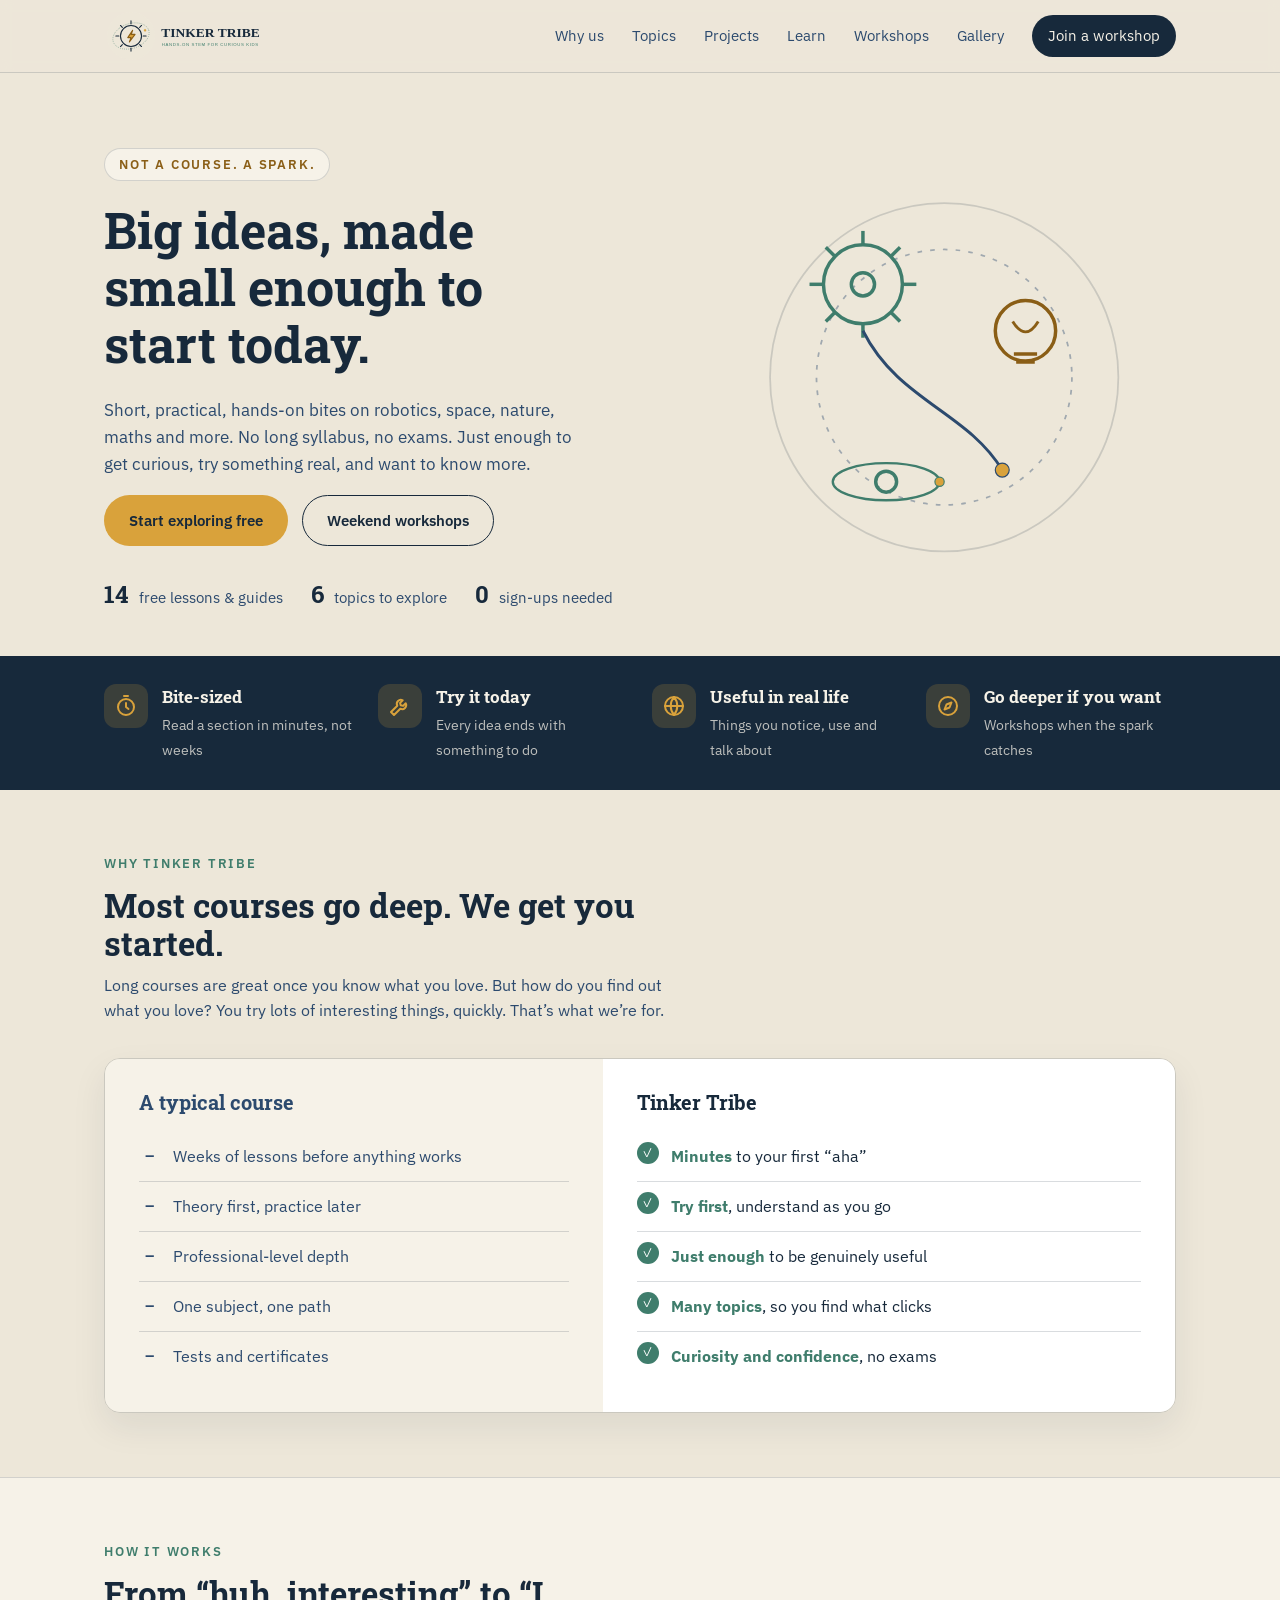
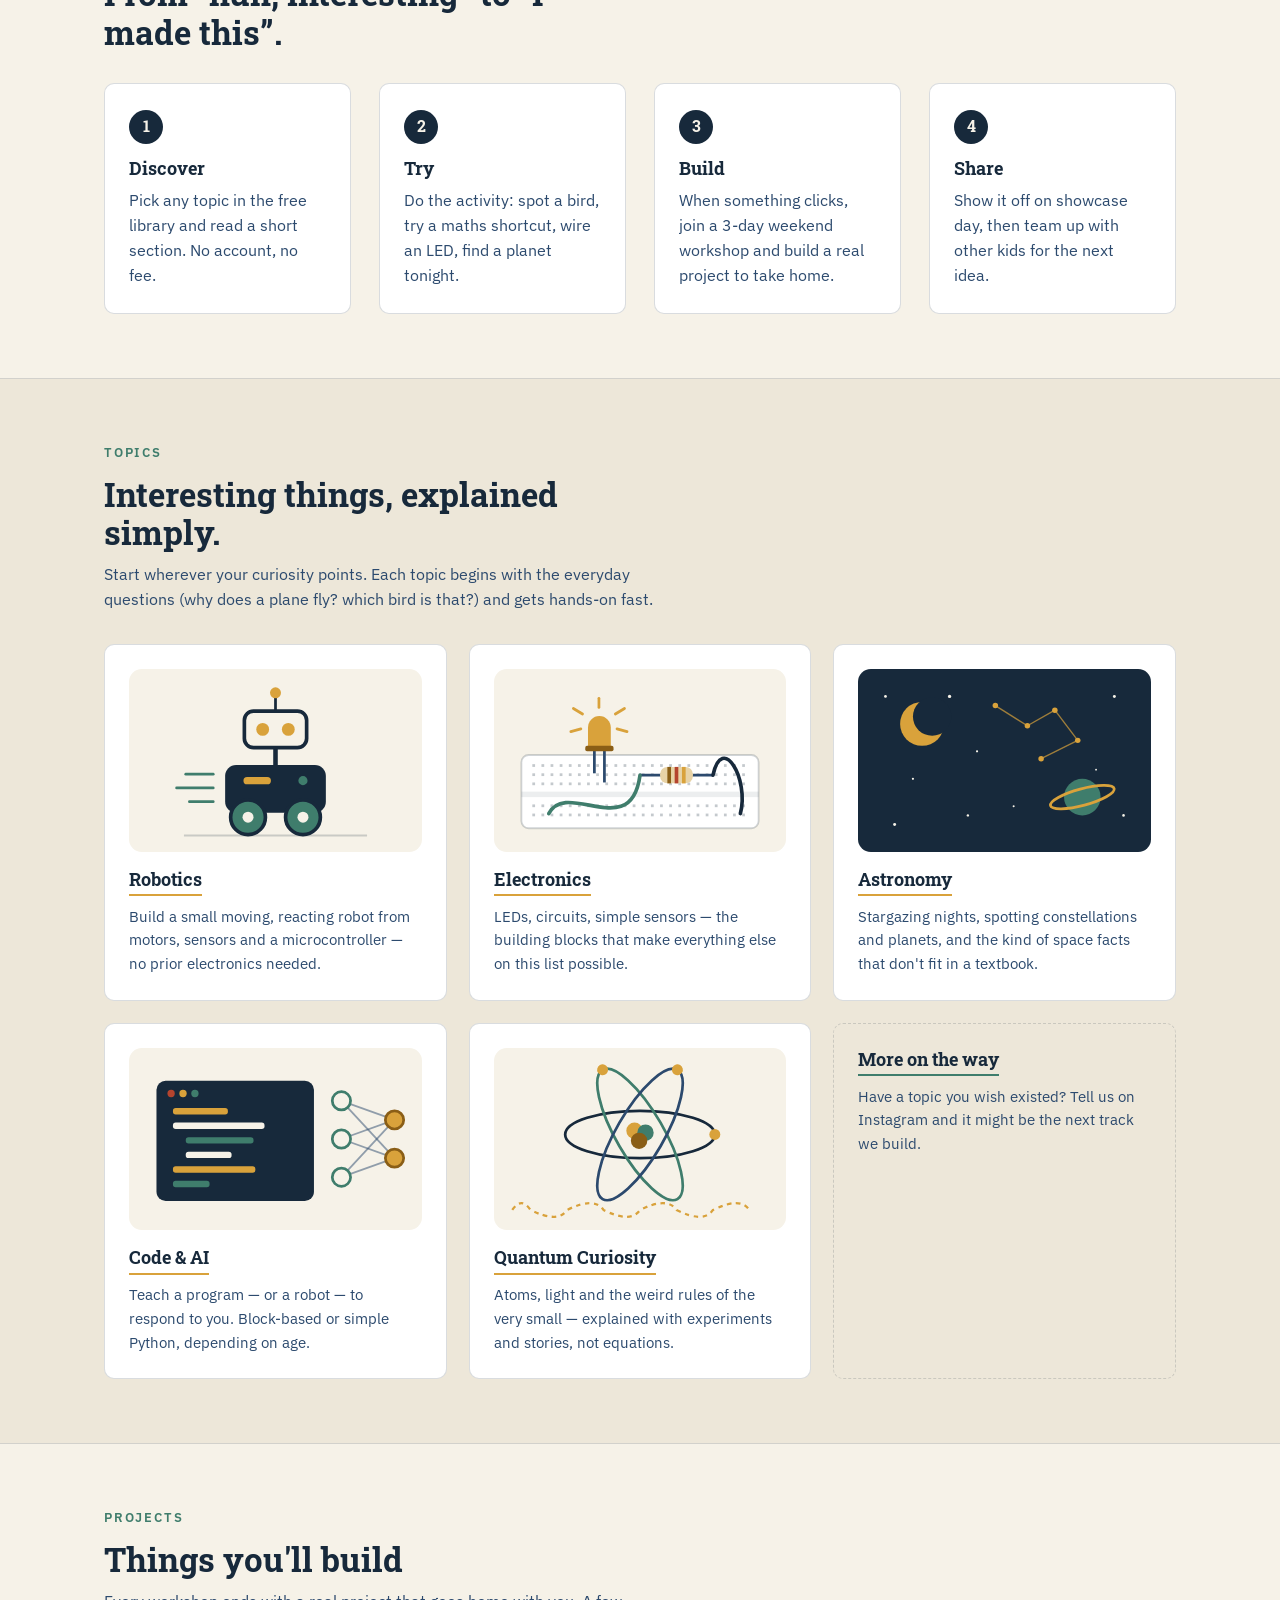
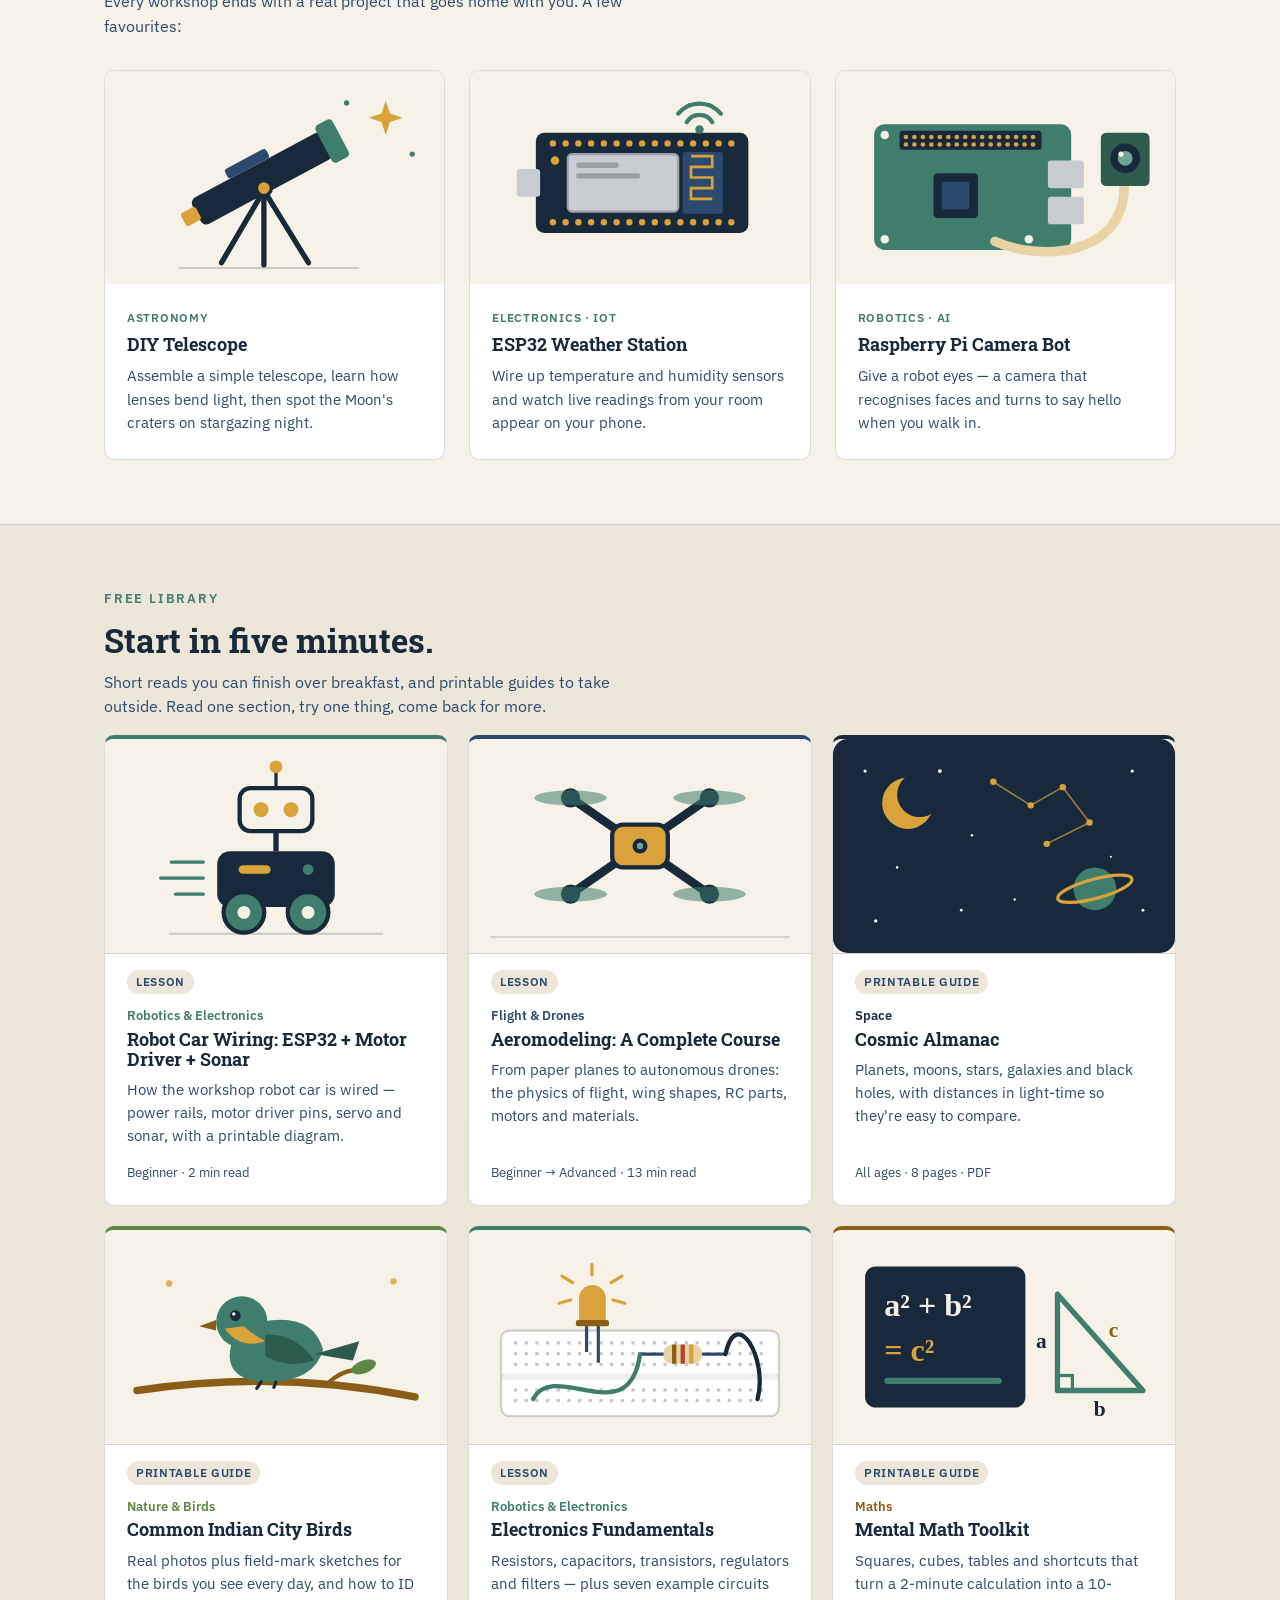
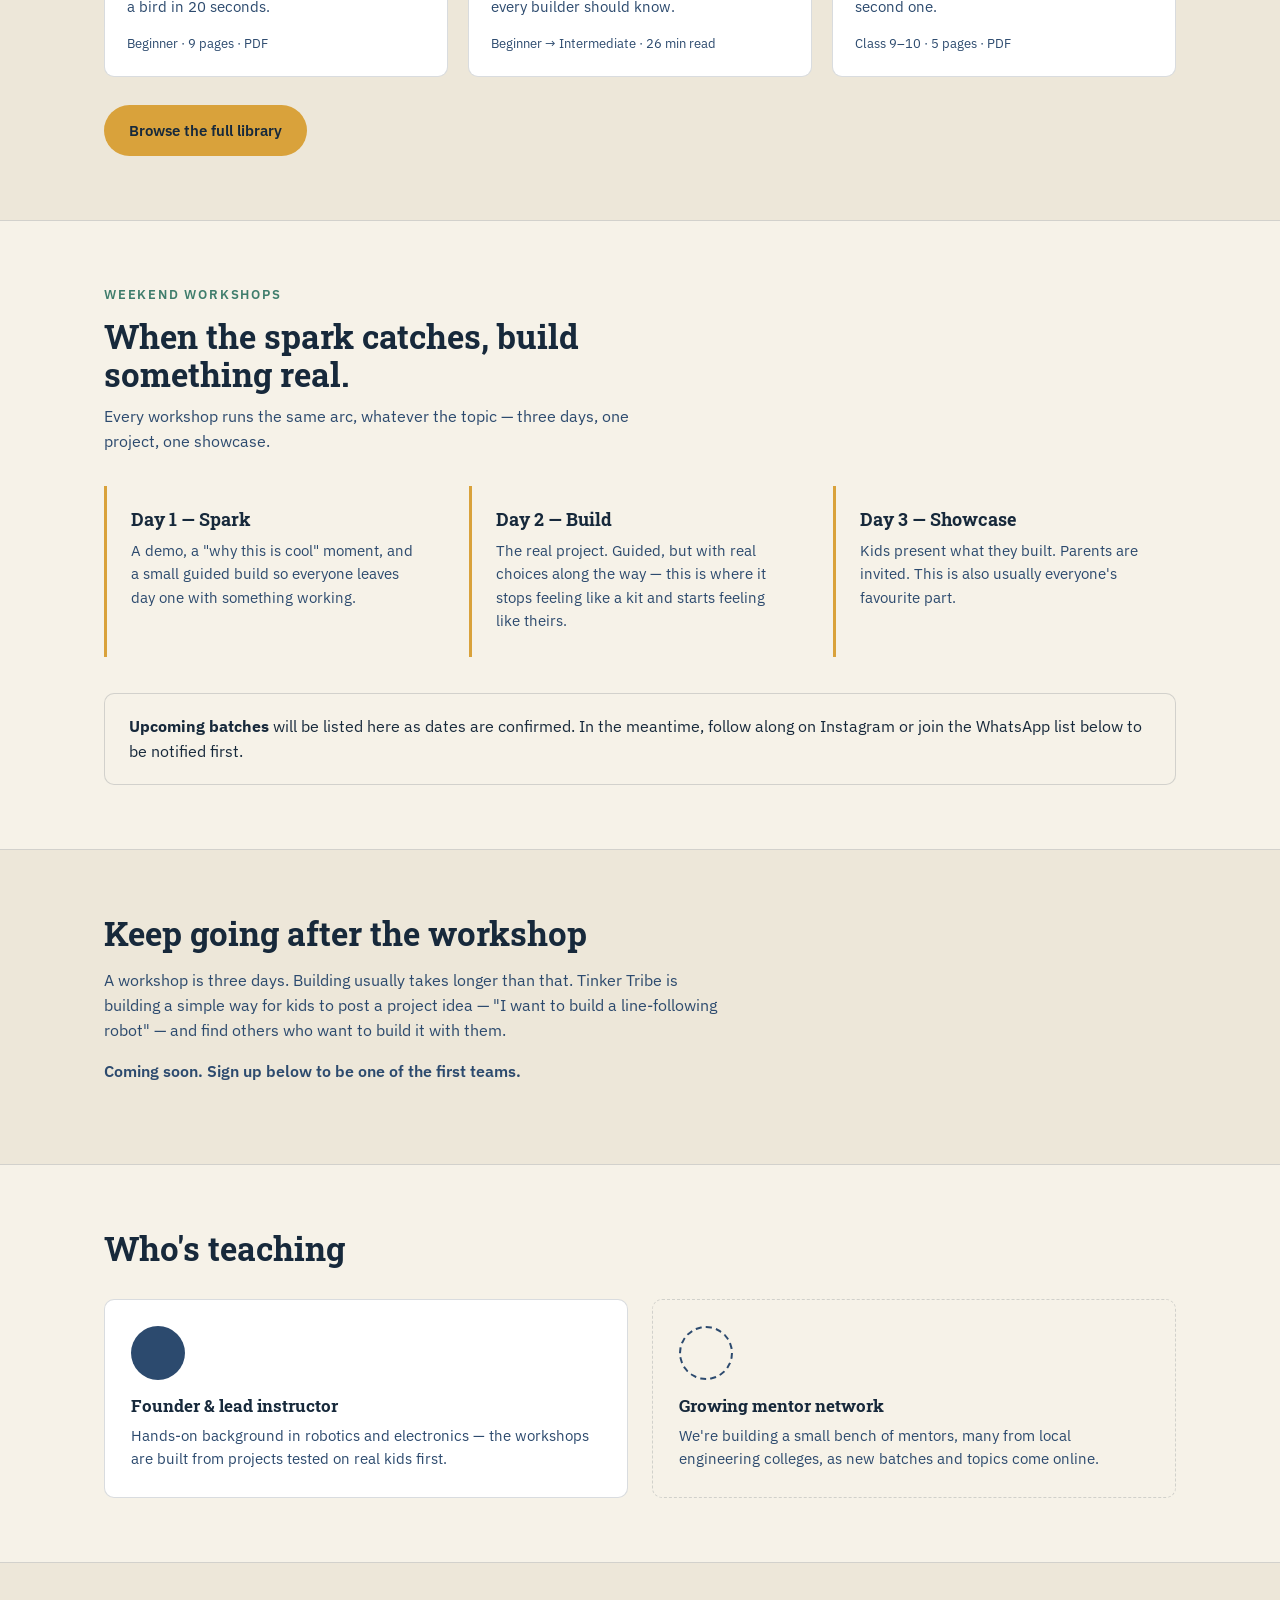
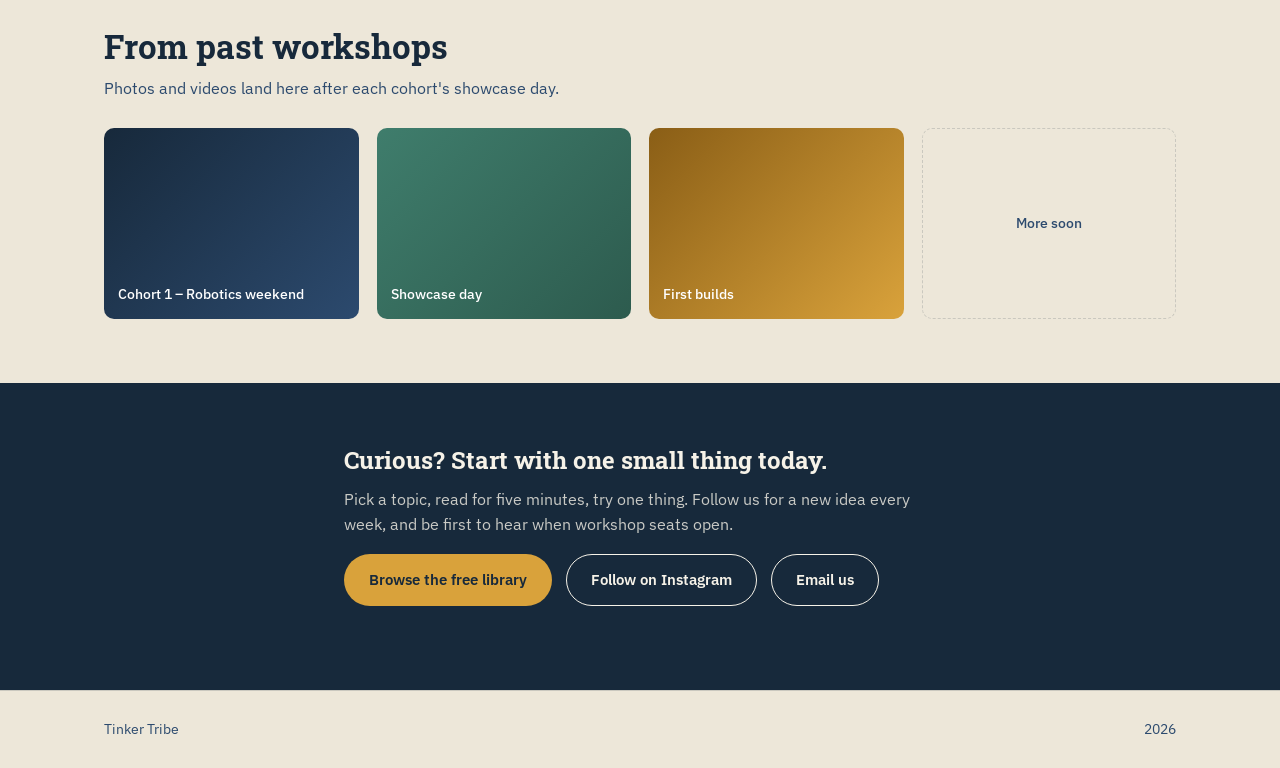
<file: index.html>
<!DOCTYPE html>
<html lang="en">
<head>
<meta charset="UTF-8">
<meta name="viewport" content="width=device-width, initial-scale=1.0">
<title>Tinker Tribe — Hands-on STEM for curious kids</title>
<meta name="description" content="Weekend workshops and hobby-level tracks in robotics, electronics, astronomy and code. Build something real in a weekend.">
<link rel="preconnect" href="https://fonts.googleapis.com">
<link rel="preconnect" href="https://fonts.gstatic.com" crossorigin>
<link href="https://fonts.googleapis.com/css2?family=Roboto+Slab:wght@400;600;700&family=IBM+Plex+Sans:wght@400;500;600&display=swap" rel="stylesheet">
<link rel="stylesheet" href="styles.css">
<link rel="icon" type="image/svg+xml" href="tinkertribe-mark.svg">
<script data-goatcounter="https://tinkertribe.goatcounter.com/count" async src="//gc.zgo.at/count.js"></script>
</head>
<body>

<header class="site-header">
  <div class="wrap header-inner">
    <a href="#top" class="wordmark">
      <img src="tinkertribe-full.svg" alt="Tinker Tribe" class="wordmark-logo">
    </a>
    <nav class="main-nav" id="main-nav">
      <a href="#why">Why us</a>
      <a href="#topics">Topics</a>
      <a href="#projects">Projects</a>
      <a href="learn/index.html">Learn</a>
      <a href="#workshops">Workshops</a>
      <a href="#gallery">Gallery</a>
      <a href="#join" class="nav-cta">Join a workshop</a>
    </nav>
    <button class="nav-toggle" id="nav-toggle" aria-label="Open menu" aria-expanded="false">
      <span></span><span></span><span></span>
    </button>
  </div>
</header>

<main id="top">

  <section class="hero">
    <div class="wrap hero-inner">
      <div class="hero-copy">
        <p class="hero-kicker">Not a course. A spark.</p>
        <h1>Big ideas, made small enough to start today.</h1>
        <p class="hero-sub">Short, practical, hands-on bites on robotics, space, nature, maths and more. No long syllabus, no exams. Just enough to get curious, try something real, and want to know more.</p>
        <div class="hero-actions">
          <a href="learn/index.html" class="btn btn-primary">Start exploring free</a>
          <a href="#workshops" class="btn btn-ghost">Weekend workshops</a>
        </div>
        <ul class="hero-proof">
          <li><strong>14</strong> free lessons &amp; guides</li>
          <li><strong>6</strong> topics to explore</li>
          <li><strong>0</strong> sign-ups needed</li>
        </ul>
      </div>
      <div class="hero-art" aria-hidden="true">
        <svg viewBox="0 0 400 400" xmlns="http://www.w3.org/2000/svg">
          <circle cx="200" cy="200" r="150" class="art-ring" fill="none" stroke-width="1.5"/>
          <circle cx="200" cy="200" r="110" class="art-ring-dash" fill="none" stroke-width="1.5" stroke-dasharray="4 7"/>
          <g class="art-gear" transform="translate(130,120)">
            <circle cx="0" cy="0" r="34" fill="none" stroke-width="3"/>
            <circle cx="0" cy="0" r="10" fill="none" stroke-width="3"/>
            <g stroke-width="3">
              <line x1="0" y1="-34" x2="0" y2="-46"/>
              <line x1="0" y1="34" x2="0" y2="46"/>
              <line x1="-34" y1="0" x2="-46" y2="0"/>
              <line x1="34" y1="0" x2="46" y2="0"/>
              <line x1="-24" y1="-24" x2="-32" y2="-32"/>
              <line x1="24" y1="24" x2="32" y2="32"/>
              <line x1="-24" y1="24" x2="-32" y2="32"/>
              <line x1="24" y1="-24" x2="32" y2="-32"/>
            </g>
          </g>
          <path class="art-wire" d="M 130 160 C 160 220, 220 230, 250 280" fill="none" stroke-width="2.5"/>
          <circle cx="250" cy="280" r="6" class="art-node"/>
          <g class="art-bulb" transform="translate(270,160)">
            <circle cx="0" cy="0" r="26" fill="none" stroke-width="3"/>
            <path d="M -10 20 L 10 20 M -8 27 L 8 27" stroke-width="3"/>
            <path d="M -11 -8 Q 0 10 11 -8" fill="none" stroke-width="2.5"/>
          </g>
          <g class="art-orbit" transform="translate(150,290)">
            <ellipse cx="0" cy="0" rx="46" ry="16" fill="none" stroke-width="2"/>
            <circle cx="0" cy="0" r="9" fill="none" stroke-width="3"/>
            <circle cx="46" cy="0" r="4" class="art-node"/>
          </g>
        </svg>
      </div>
    </div>
  </section>

  <section class="pillars-band" aria-label="What makes Tinker Tribe different">
    <div class="wrap pillars">
      <div class="pillar"><span class="pillar-icon" aria-hidden="true"><svg viewBox="0 0 24 24" width="24" height="24" stroke="#D9A23B" stroke-width="2" fill="none" stroke-linecap="round" stroke-linejoin="round"><circle cx="12" cy="13" r="8"/><path d="M12 9v4l2.5 2M10 2h4"/></svg></span><div><b>Bite-sized</b><span>Read a section in minutes, not weeks</span></div></div>
      <div class="pillar"><span class="pillar-icon" aria-hidden="true"><svg viewBox="0 0 24 24" width="24" height="24" stroke="#D9A23B" stroke-width="2" fill="none" stroke-linecap="round" stroke-linejoin="round"><path d="M14.7 6.3a4 4 0 0 0-5.4 5.4L3 18l3 3 6.3-6.3a4 4 0 0 0 5.4-5.4l-2.6 2.6-2.4-.6-.6-2.4z"/></svg></span><div><b>Try it today</b><span>Every idea ends with something to do</span></div></div>
      <div class="pillar"><span class="pillar-icon" aria-hidden="true"><svg viewBox="0 0 24 24" width="24" height="24" stroke="#D9A23B" stroke-width="2" fill="none" stroke-linecap="round" stroke-linejoin="round"><circle cx="12" cy="12" r="9"/><path d="M3 12h18M12 3a14 14 0 0 1 0 18M12 3a14 14 0 0 0 0 18"/></svg></span><div><b>Useful in real life</b><span>Things you notice, use and talk about</span></div></div>
      <div class="pillar"><span class="pillar-icon" aria-hidden="true"><svg viewBox="0 0 24 24" width="24" height="24" stroke="#D9A23B" stroke-width="2" fill="none" stroke-linecap="round" stroke-linejoin="round"><circle cx="12" cy="12" r="9"/><path d="M15.5 8.5l-2 5-5 2 2-5z"/></svg></span><div><b>Go deeper if you want</b><span>Workshops when the spark catches</span></div></div>
    </div>
  </section>

  <section class="section" id="why">
    <div class="wrap">
      <p class="section-kicker">Why Tinker Tribe</p>
      <h2 class="section-heading">Most courses go deep. We get you started.</h2>
      <p class="section-lede">Long courses are great once you know what you love. But how do you find out what you love? You try lots of interesting things, quickly. That’s what we’re for.</p>
      <div class="compare">
        <div class="compare-col compare-them">
          <h3>A typical course</h3>
          <ul>
            <li>Weeks of lessons before anything works</li>
            <li>Theory first, practice later</li>
            <li>Professional-level depth</li>
            <li>One subject, one path</li>
            <li>Tests and certificates</li>
          </ul>
        </div>
        <div class="compare-col compare-us">
          <h3>Tinker Tribe</h3>
          <ul>
            <li><strong>Minutes</strong> to your first “aha”</li>
            <li><strong>Try first</strong>, understand as you go</li>
            <li><strong>Just enough</strong> to be genuinely useful</li>
            <li><strong>Many topics</strong>, so you find what clicks</li>
            <li><strong>Curiosity and confidence</strong>, no exams</li>
          </ul>
        </div>
      </div>
    </div>
  </section>

  <section class="section alt" id="how">
    <div class="wrap">
      <p class="section-kicker">How it works</p>
      <h2 class="section-heading">From “huh, interesting” to “I made this”.</h2>
      <ol class="steps steps-4">
        <li class="step">
          <span class="step-num">1</span>
          <h3>Discover</h3>
          <p>Pick any topic in the free library and read a short section. No account, no fee.</p>
        </li>
        <li class="step">
          <span class="step-num">2</span>
          <h3>Try</h3>
          <p>Do the activity: spot a bird, try a maths shortcut, wire an LED, find a planet tonight.</p>
        </li>
        <li class="step">
          <span class="step-num">3</span>
          <h3>Build</h3>
          <p>When something clicks, join a 3-day weekend workshop and build a real project to take home.</p>
        </li>
        <li class="step">
          <span class="step-num">4</span>
          <h3>Share</h3>
          <p>Show it off on showcase day, then team up with other kids for the next idea.</p>
        </li>
      </ol>
    </div>
  </section>

  <section class="section" id="topics">
    <div class="wrap">
      <p class="section-kicker">Topics</p>
      <h2 class="section-heading">Interesting things, explained simply.</h2>
      <p class="section-lede">Start wherever your curiosity points. Each topic begins with the everyday questions (why does a plane fly? which bird is that?) and gets hands-on fast.</p>
      <div class="topic-grid">
        <article class="topic-card">
          <img src="images/robotics.svg" alt="Illustration of a small wheeled robot" loading="lazy">
          <h3>Robotics</h3>
          <p>Build a small moving, reacting robot from motors, sensors and a microcontroller — no prior electronics needed.</p>
        </article>
        <article class="topic-card">
          <img src="images/electronics.svg" alt="Illustration of an LED and resistor on a breadboard" loading="lazy">
          <h3>Electronics</h3>
          <p>LEDs, circuits, simple sensors — the building blocks that make everything else on this list possible.</p>
        </article>
        <article class="topic-card">
          <img src="images/astronomy.svg" alt="Illustration of a night sky with moon, constellation and ringed planet" loading="lazy">
          <h3>Astronomy</h3>
          <p>Stargazing nights, spotting constellations and planets, and the kind of space facts that don't fit in a textbook.</p>
        </article>
        <article class="topic-card">
          <img src="images/code-ai.svg" alt="Illustration of a code window next to a small neural network" loading="lazy">
          <h3>Code &amp; AI</h3>
          <p>Teach a program — or a robot — to respond to you. Block-based or simple Python, depending on age.</p>
        </article>
        <article class="topic-card">
          <img src="images/quantum.svg" alt="Illustration of an atom with orbiting electrons" loading="lazy">
          <h3>Quantum Curiosity</h3>
          <p>Atoms, light and the weird rules of the very small — explained with experiments and stories, not equations.</p>
        </article>
        <article class="topic-card topic-card-more">
          <h3>More on the way</h3>
          <p>Have a topic you wish existed? Tell us on Instagram and it might be the next track we build.</p>
        </article>
      </div>
    </div>
  </section>

  <section class="section alt" id="projects">
    <div class="wrap">
      <p class="section-kicker">Projects</p>
      <h2 class="section-heading">Things you'll build</h2>
      <p class="section-lede">Every workshop ends with a real project that goes home with you. A few favourites:</p>
      <div class="project-grid">
        <article class="project-card">
          <img src="images/telescope.svg" alt="Illustration of a telescope on a tripod" loading="lazy">
          <div class="project-body">
            <span class="project-tag">Astronomy</span>
            <h3>DIY Telescope</h3>
            <p>Assemble a simple telescope, learn how lenses bend light, then spot the Moon's craters on stargazing night.</p>
          </div>
        </article>
        <article class="project-card">
          <img src="images/esp32.svg" alt="Illustration of a Wi-Fi microcontroller board" loading="lazy">
          <div class="project-body">
            <span class="project-tag">Electronics · IoT</span>
            <h3>ESP32 Weather Station</h3>
            <p>Wire up temperature and humidity sensors and watch live readings from your room appear on your phone.</p>
          </div>
        </article>
        <article class="project-card">
          <img src="images/pi-project.svg" alt="Illustration of a single-board computer with a camera module" loading="lazy">
          <div class="project-body">
            <span class="project-tag">Robotics · AI</span>
            <h3>Raspberry Pi Camera Bot</h3>
            <p>Give a robot eyes — a camera that recognises faces and turns to say hello when you walk in.</p>
          </div>
        </article>
      </div>
    </div>
  </section>

  <section class="section" id="learn">
    <div class="wrap">
      <p class="section-kicker">Free library</p>
      <h2 class="section-heading">Start in five minutes.</h2>
      <p class="section-lede">Short reads you can finish over breakfast, and printable guides to take outside. Read one section, try one thing, come back for more.</p>
      <div class="kb-grid">
        <a class="kb-card cat-robotics" href="learn/robot-car-wiring.html">
          <img class="kb-thumb" src="images/robotics.svg" alt="" loading="lazy">
          <span class="kb-type">Lesson</span>
          <span class="kb-cat">Robotics &amp; Electronics</span>
          <h3>Robot Car Wiring: ESP32 + Motor Driver + Sonar</h3>
          <p>How the workshop robot car is wired — power rails, motor driver pins, servo and sonar, with a printable diagram.</p>
          <span class="kb-meta">Beginner · 2 min read</span>
        </a>
        <a class="kb-card cat-flight" href="learn/aeromodeling-course.html">
          <img class="kb-thumb" src="images/drone.svg" alt="" loading="lazy">
          <span class="kb-type">Lesson</span>
          <span class="kb-cat">Flight &amp; Drones</span>
          <h3>Aeromodeling: A Complete Course</h3>
          <p>From paper planes to autonomous drones: the physics of flight, wing shapes, RC parts, motors and materials.</p>
          <span class="kb-meta">Beginner → Advanced · 13 min read</span>
        </a>
        <a class="kb-card cat-space" href="learn/files/cosmic-almanac.pdf" target="_blank" rel="noopener" data-goatcounter-click="download-cosmic-almanac.pdf">
          <img class="kb-thumb" src="images/astronomy.svg" alt="" loading="lazy">
          <span class="kb-type">Printable guide</span>
          <span class="kb-cat">Space</span>
          <h3>Cosmic Almanac</h3>
          <p>Planets, moons, stars, galaxies and black holes, with distances in light-time so they're easy to compare.</p>
          <span class="kb-meta">All ages · 8 pages · PDF</span>
        </a>
        <a class="kb-card cat-nature" href="learn/files/common-city-birds.pdf" target="_blank" rel="noopener" data-goatcounter-click="download-common-city-birds.pdf">
          <img class="kb-thumb" src="images/bird.svg" alt="" loading="lazy">
          <span class="kb-type">Printable guide</span>
          <span class="kb-cat">Nature &amp; Birds</span>
          <h3>Common Indian City Birds</h3>
          <p>Real photos plus field-mark sketches for the birds you see every day, and how to ID a bird in 20 seconds.</p>
          <span class="kb-meta">Beginner · 9 pages · PDF</span>
        </a>
        <a class="kb-card cat-robotics" href="learn/electronics-fundamentals.html">
          <img class="kb-thumb" src="images/electronics.svg" alt="" loading="lazy">
          <span class="kb-type">Lesson</span>
          <span class="kb-cat">Robotics &amp; Electronics</span>
          <h3>Electronics Fundamentals</h3>
          <p>Resistors, capacitors, transistors, regulators and filters — plus seven example circuits every builder should know.</p>
          <span class="kb-meta">Beginner → Intermediate · 26 min read</span>
        </a>
        <a class="kb-card cat-maths" href="learn/files/mental-math-toolkit.pdf" target="_blank" rel="noopener" data-goatcounter-click="download-mental-math-toolkit.pdf">
          <img class="kb-thumb" src="images/maths.svg" alt="" loading="lazy">
          <span class="kb-type">Printable guide</span>
          <span class="kb-cat">Maths</span>
          <h3>Mental Math Toolkit</h3>
          <p>Squares, cubes, tables and shortcuts that turn a 2-minute calculation into a 10-second one.</p>
          <span class="kb-meta">Class 9–10 · 5 pages · PDF</span>
        </a>
      </div>
      <div class="kb-teaser-actions"><a href="learn/index.html" class="btn btn-primary">Browse the full library</a></div>
    </div>
  </section>

  <section class="section alt" id="workshops">
    <div class="wrap">
      <p class="section-kicker">Weekend workshops</p>
      <h2 class="section-heading">When the spark catches, build something real.</h2>
      <p class="section-lede">Every workshop runs the same arc, whatever the topic — three days, one project, one showcase.</p>
      <div class="format-grid">
        <div class="format-card">
          <h3>Day 1 — Spark</h3>
          <p>A demo, a "why this is cool" moment, and a small guided build so everyone leaves day one with something working.</p>
        </div>
        <div class="format-card">
          <h3>Day 2 — Build</h3>
          <p>The real project. Guided, but with real choices along the way — this is where it stops feeling like a kit and starts feeling like theirs.</p>
        </div>
        <div class="format-card">
          <h3>Day 3 — Showcase</h3>
          <p>Kids present what they built. Parents are invited. This is also usually everyone's favourite part.</p>
        </div>
      </div>
      <div class="workshop-note">
        <p><strong>Upcoming batches</strong> will be listed here as dates are confirmed. In the meantime, follow along on Instagram or join the WhatsApp list below to be notified first.</p>
      </div>
    </div>
  </section>

  <section class="section" id="teams">
    <div class="wrap teams-grid">
      <div>
        <h2 class="section-heading">Keep going after the workshop</h2>
        <p>A workshop is three days. Building usually takes longer than that. Tinker Tribe is building a simple way for kids to post a project idea — "I want to build a line-following robot" — and find others who want to build it with them.</p>
        <p class="coming-soon">Coming soon. Sign up below to be one of the first teams.</p>
      </div>
    </div>
  </section>

  <section class="section alt" id="faculty">
    <div class="wrap">
      <h2 class="section-heading">Who's teaching</h2>
      <div class="faculty-grid">
        <article class="faculty-card">
          <div class="faculty-avatar" aria-hidden="true"></div>
          <h3>Founder &amp; lead instructor</h3>
          <p>Hands-on background in robotics and electronics — the workshops are built from projects tested on real kids first.</p>
        </article>
        <article class="faculty-card faculty-card-open">
          <div class="faculty-avatar faculty-avatar-dashed" aria-hidden="true"></div>
          <h3>Growing mentor network</h3>
          <p>We're building a small bench of mentors, many from local engineering colleges, as new batches and topics come online.</p>
        </article>
      </div>
    </div>
  </section>

  <section class="section" id="gallery">
    <div class="wrap">
      <h2 class="section-heading">From past workshops</h2>
      <p class="section-lede">Photos and videos land here after each cohort's showcase day.</p>
      <div class="gallery-grid">
        <div class="gallery-block gb-1"><span>Cohort 1 – Robotics weekend</span></div>
        <div class="gallery-block gb-2"><span>Showcase day</span></div>
        <div class="gallery-block gb-3"><span>First builds</span></div>
        <div class="gallery-block gb-4"><span>More soon</span></div>
      </div>
    </div>
  </section>

  <section class="section join" id="join">
    <div class="wrap join-inner">
      <h2>Curious? Start with one small thing today.</h2>
      <p>Pick a topic, read for five minutes, try one thing. Follow us for a new idea every week, and be first to hear when workshop seats open.</p>
      <div class="join-actions">
        <a href="learn/index.html" class="btn btn-primary">Browse the free library</a>
        <a href="https://instagram.com" class="btn btn-ghost" target="_blank" rel="noopener">Follow on Instagram</a>
        <a href="mailto:hello@example.com" class="btn btn-ghost">Email us</a>
      </div>
    </div>
  </section>

</main>

<footer class="site-footer">
  <div class="wrap footer-inner">
    <span>Tinker Tribe</span>
    <span id="year"></span>
  </div>
</footer>

<script src="script.js"></script>
</body>
</html>
</file>
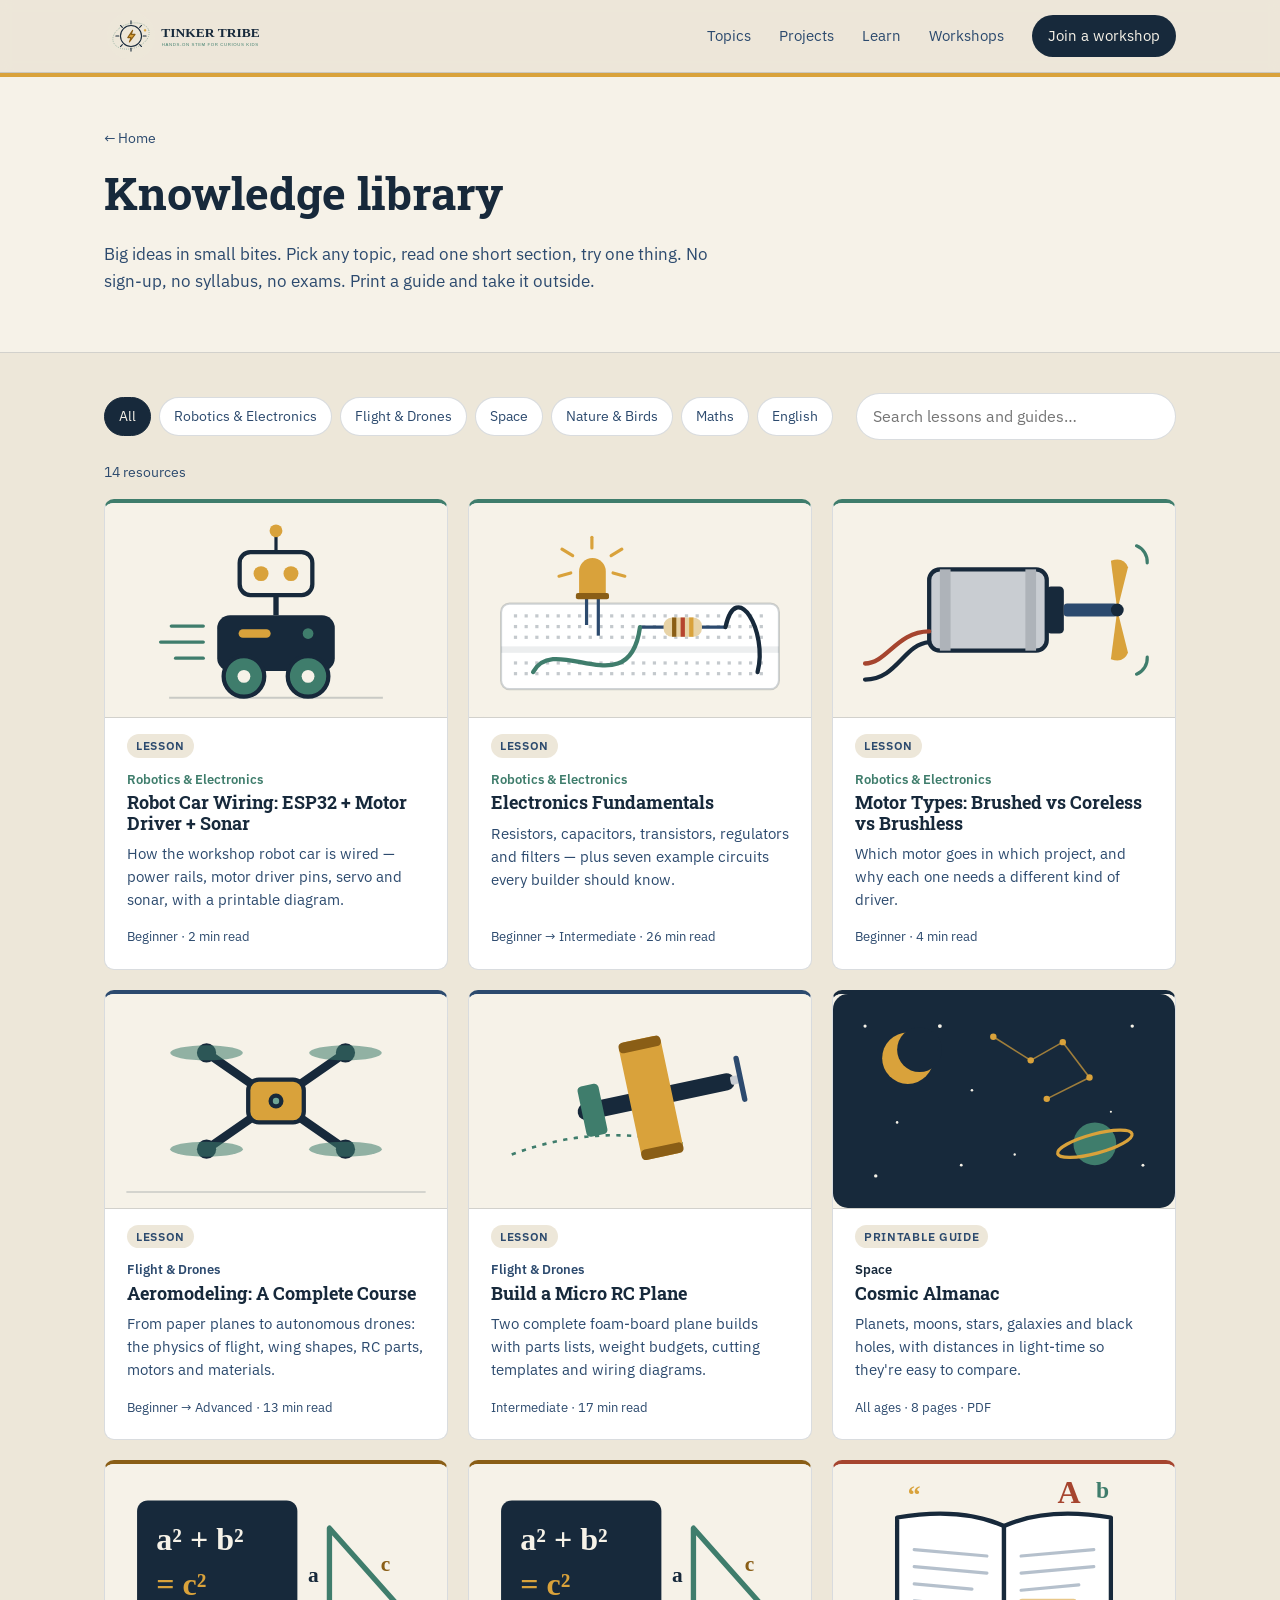
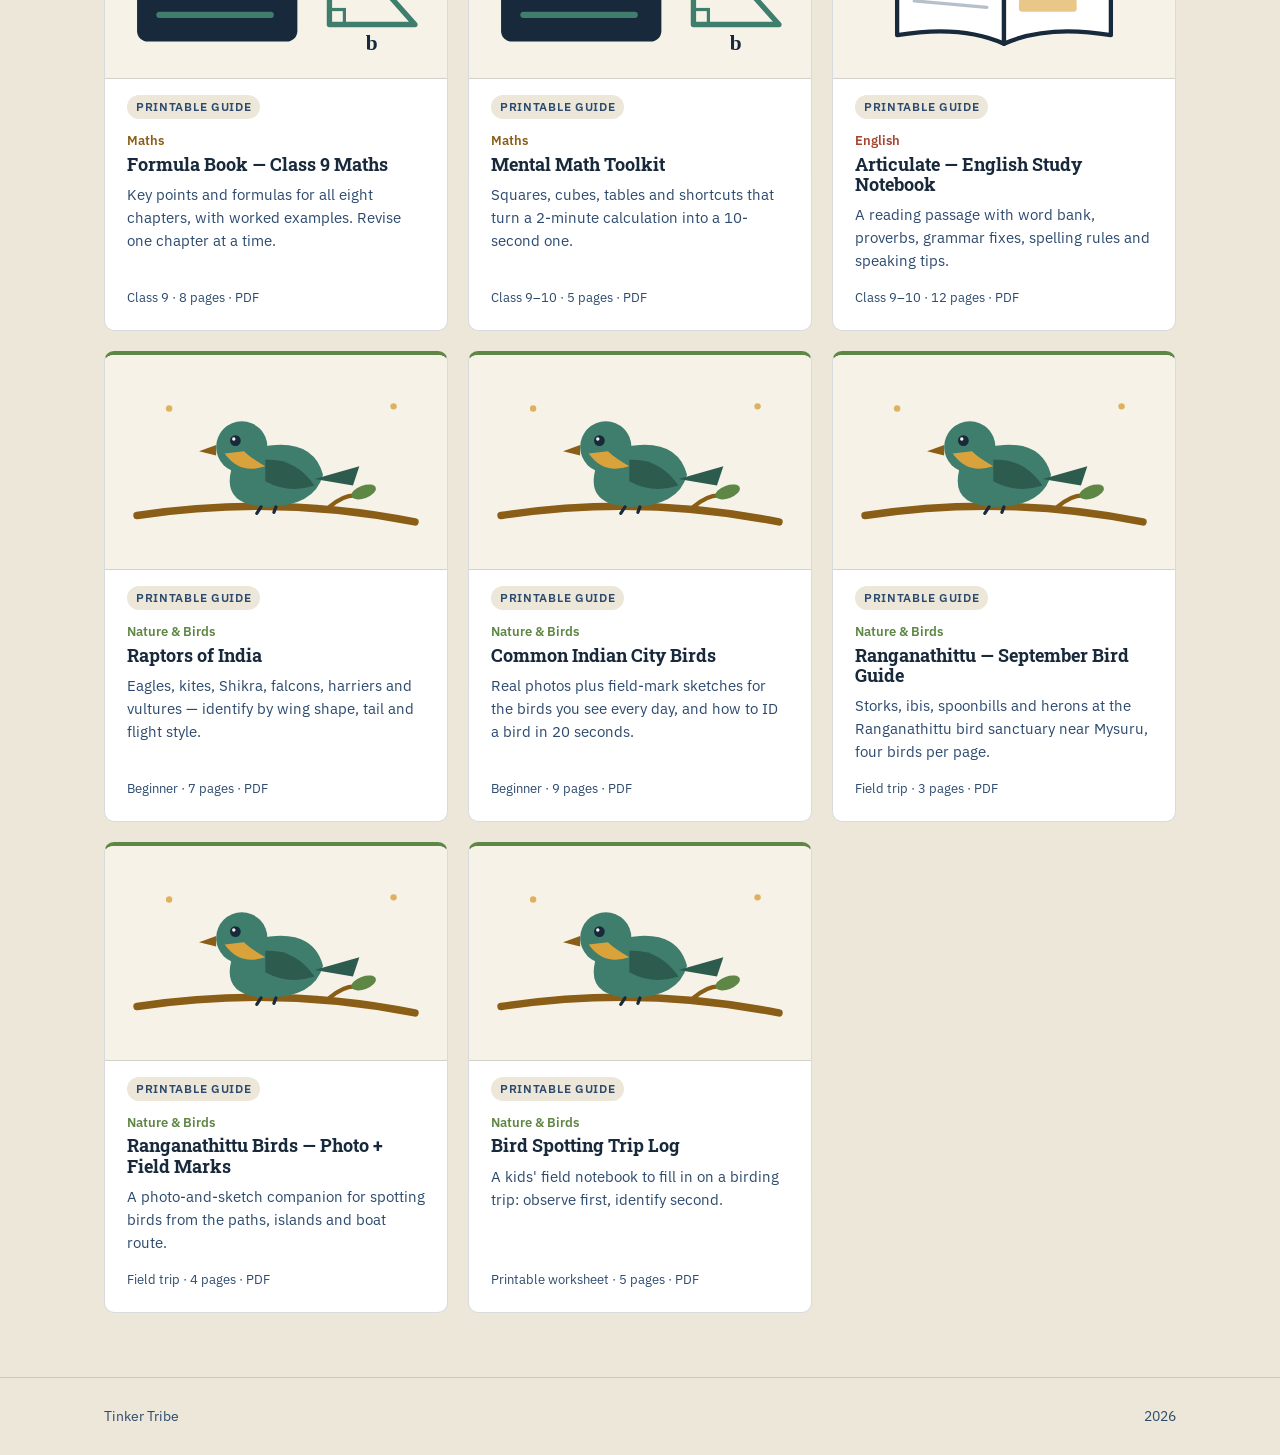
<file: learn/index.html>
<!DOCTYPE html>
<html lang="en">
<head>
<meta charset="UTF-8">
<meta name="viewport" content="width=device-width, initial-scale=1.0">
<title>Knowledge library — Tinker Tribe</title>
<meta name="description" content="Free lessons and printable guides on robotics, flight, space, birds, maths and English.">
<link rel="preconnect" href="https://fonts.googleapis.com">
<link rel="preconnect" href="https://fonts.gstatic.com" crossorigin>
<link href="https://fonts.googleapis.com/css2?family=Roboto+Slab:wght@400;600;700&family=IBM+Plex+Sans:wght@400;500;600&display=swap" rel="stylesheet">
<link rel="stylesheet" href="../styles.css">
<link rel="icon" type="image/svg+xml" href="../tinkertribe-mark.svg">
<script data-goatcounter="https://tinkertribe.goatcounter.com/count" async src="//gc.zgo.at/count.js"></script>
</head>
<body>
<header class="site-header">
  <div class="wrap header-inner">
    <a href="../index.html" class="wordmark"><img src="../tinkertribe-full.svg" alt="Tinker Tribe" class="wordmark-logo"></a>
    <nav class="main-nav" id="main-nav">
      <a href="../index.html#topics">Topics</a>
      <a href="../index.html#projects">Projects</a>
      <a href="../learn/index.html">Learn</a>
      <a href="../index.html#workshops">Workshops</a>
      <a href="../index.html#join" class="nav-cta">Join a workshop</a>
    </nav>
    <button class="nav-toggle" id="nav-toggle" aria-label="Open menu" aria-expanded="false"><span></span><span></span><span></span></button>
  </div>
</header>
<main>
<section class="lesson-hero">
  <div class="wrap">
    <a class="back-link" href="../index.html">← Home</a>
    <h1>Knowledge library</h1>
    <p class="lesson-lede">Big ideas in small bites. Pick any topic, read one short section, try one thing. No sign-up, no syllabus, no exams. Print a guide and take it outside.</p>
  </div>
</section>
<section class="section kb-section">
  <div class="wrap">
    <div class="kb-controls">
      <div class="chips" role="group" aria-label="Filter by topic"><button class="chip is-active" data-cat="all">All</button><button class="chip" data-cat="robotics">Robotics &amp; Electronics</button><button class="chip" data-cat="flight">Flight &amp; Drones</button><button class="chip" data-cat="space">Space</button><button class="chip" data-cat="nature">Nature &amp; Birds</button><button class="chip" data-cat="maths">Maths</button><button class="chip" data-cat="english">English</button></div>
      <input type="search" id="kb-search" class="kb-search" placeholder="Search lessons and guides…" aria-label="Search the library">
    </div>
    <p class="kb-count" id="kb-count"></p>
    <div class="kb-grid" id="kb-grid"><a class="kb-card cat-robotics" href="robot-car-wiring.html" data-cat="robotics" data-text="robot car wiring: esp32 + motor driver + sonar how the workshop robot car is wired — power rails, motor driver pins, servo and sonar, with a printable diagram.">
  <img class="kb-thumb" src="../images/robotics.svg" alt="" loading="lazy">
  <span class="kb-type">Lesson</span>
  <span class="kb-cat">Robotics &amp; Electronics</span>
  <h3>Robot Car Wiring: ESP32 + Motor Driver + Sonar</h3>
  <p>How the workshop robot car is wired — power rails, motor driver pins, servo and sonar, with a printable diagram.</p>
  <span class="kb-meta">Beginner · 2 min read</span>
</a><a class="kb-card cat-robotics" href="electronics-fundamentals.html" data-cat="robotics" data-text="electronics fundamentals resistors, capacitors, transistors, regulators and filters — plus seven example circuits every builder should know.">
  <img class="kb-thumb" src="../images/electronics.svg" alt="" loading="lazy">
  <span class="kb-type">Lesson</span>
  <span class="kb-cat">Robotics &amp; Electronics</span>
  <h3>Electronics Fundamentals</h3>
  <p>Resistors, capacitors, transistors, regulators and filters — plus seven example circuits every builder should know.</p>
  <span class="kb-meta">Beginner → Intermediate · 26 min read</span>
</a><a class="kb-card cat-robotics" href="motor-types.html" data-cat="robotics" data-text="motor types: brushed vs coreless vs brushless which motor goes in which project, and why each one needs a different kind of driver.">
  <img class="kb-thumb" src="../images/motor.svg" alt="" loading="lazy">
  <span class="kb-type">Lesson</span>
  <span class="kb-cat">Robotics &amp; Electronics</span>
  <h3>Motor Types: Brushed vs Coreless vs Brushless</h3>
  <p>Which motor goes in which project, and why each one needs a different kind of driver.</p>
  <span class="kb-meta">Beginner · 4 min read</span>
</a><a class="kb-card cat-flight" href="aeromodeling-course.html" data-cat="flight" data-text="aeromodeling: a complete course from paper planes to autonomous drones: the physics of flight, wing shapes, rc parts, motors and materials.">
  <img class="kb-thumb" src="../images/drone.svg" alt="" loading="lazy">
  <span class="kb-type">Lesson</span>
  <span class="kb-cat">Flight &amp; Drones</span>
  <h3>Aeromodeling: A Complete Course</h3>
  <p>From paper planes to autonomous drones: the physics of flight, wing shapes, RC parts, motors and materials.</p>
  <span class="kb-meta">Beginner → Advanced · 13 min read</span>
</a><a class="kb-card cat-flight" href="micro-rc-plane-build.html" data-cat="flight" data-text="build a micro rc plane two complete foam-board plane builds with parts lists, weight budgets, cutting templates and wiring diagrams.">
  <img class="kb-thumb" src="../images/plane.svg" alt="" loading="lazy">
  <span class="kb-type">Lesson</span>
  <span class="kb-cat">Flight &amp; Drones</span>
  <h3>Build a Micro RC Plane</h3>
  <p>Two complete foam-board plane builds with parts lists, weight budgets, cutting templates and wiring diagrams.</p>
  <span class="kb-meta">Intermediate · 17 min read</span>
</a><a class="kb-card cat-space" href="files/cosmic-almanac.pdf" data-cat="space" data-text="cosmic almanac planets, moons, stars, galaxies and black holes, with distances in light-time so they&#x27;re easy to compare." target="_blank" rel="noopener" data-goatcounter-click="download-cosmic-almanac.pdf" data-goatcounter-title="Download: Cosmic Almanac">
  <img class="kb-thumb" src="../images/astronomy.svg" alt="" loading="lazy">
  <span class="kb-type">Printable guide</span>
  <span class="kb-cat">Space</span>
  <h3>Cosmic Almanac</h3>
  <p>Planets, moons, stars, galaxies and black holes, with distances in light-time so they're easy to compare.</p>
  <span class="kb-meta">All ages · 8 pages · PDF</span>
</a><a class="kb-card cat-maths" href="files/formula-book-class-9-maths.pdf" data-cat="maths" data-text="formula book — class 9 maths key points and formulas for all eight chapters, with worked examples. revise one chapter at a time." target="_blank" rel="noopener" data-goatcounter-click="download-formula-book-class-9-maths.pdf" data-goatcounter-title="Download: Formula Book — Class 9 Maths">
  <img class="kb-thumb" src="../images/maths.svg" alt="" loading="lazy">
  <span class="kb-type">Printable guide</span>
  <span class="kb-cat">Maths</span>
  <h3>Formula Book — Class 9 Maths</h3>
  <p>Key points and formulas for all eight chapters, with worked examples. Revise one chapter at a time.</p>
  <span class="kb-meta">Class 9 · 8 pages · PDF</span>
</a><a class="kb-card cat-maths" href="files/mental-math-toolkit.pdf" data-cat="maths" data-text="mental math toolkit squares, cubes, tables and shortcuts that turn a 2-minute calculation into a 10-second one." target="_blank" rel="noopener" data-goatcounter-click="download-mental-math-toolkit.pdf" data-goatcounter-title="Download: Mental Math Toolkit">
  <img class="kb-thumb" src="../images/maths.svg" alt="" loading="lazy">
  <span class="kb-type">Printable guide</span>
  <span class="kb-cat">Maths</span>
  <h3>Mental Math Toolkit</h3>
  <p>Squares, cubes, tables and shortcuts that turn a 2-minute calculation into a 10-second one.</p>
  <span class="kb-meta">Class 9–10 · 5 pages · PDF</span>
</a><a class="kb-card cat-english" href="files/articulate-english-notebook.pdf" data-cat="english" data-text="articulate — english study notebook a reading passage with word bank, proverbs, grammar fixes, spelling rules and speaking tips." target="_blank" rel="noopener" data-goatcounter-click="download-articulate-english-notebook.pdf" data-goatcounter-title="Download: Articulate — English Study Notebook">
  <img class="kb-thumb" src="../images/english.svg" alt="" loading="lazy">
  <span class="kb-type">Printable guide</span>
  <span class="kb-cat">English</span>
  <h3>Articulate — English Study Notebook</h3>
  <p>A reading passage with word bank, proverbs, grammar fixes, spelling rules and speaking tips.</p>
  <span class="kb-meta">Class 9–10 · 12 pages · PDF</span>
</a><a class="kb-card cat-nature" href="files/raptors-of-india.pdf" data-cat="nature" data-text="raptors of india eagles, kites, shikra, falcons, harriers and vultures — identify by wing shape, tail and flight style." target="_blank" rel="noopener" data-goatcounter-click="download-raptors-of-india.pdf" data-goatcounter-title="Download: Raptors of India">
  <img class="kb-thumb" src="../images/bird.svg" alt="" loading="lazy">
  <span class="kb-type">Printable guide</span>
  <span class="kb-cat">Nature &amp; Birds</span>
  <h3>Raptors of India</h3>
  <p>Eagles, kites, Shikra, falcons, harriers and vultures — identify by wing shape, tail and flight style.</p>
  <span class="kb-meta">Beginner · 7 pages · PDF</span>
</a><a class="kb-card cat-nature" href="files/common-city-birds.pdf" data-cat="nature" data-text="common indian city birds real photos plus field-mark sketches for the birds you see every day, and how to id a bird in 20 seconds." target="_blank" rel="noopener" data-goatcounter-click="download-common-city-birds.pdf" data-goatcounter-title="Download: Common Indian City Birds">
  <img class="kb-thumb" src="../images/bird.svg" alt="" loading="lazy">
  <span class="kb-type">Printable guide</span>
  <span class="kb-cat">Nature &amp; Birds</span>
  <h3>Common Indian City Birds</h3>
  <p>Real photos plus field-mark sketches for the birds you see every day, and how to ID a bird in 20 seconds.</p>
  <span class="kb-meta">Beginner · 9 pages · PDF</span>
</a><a class="kb-card cat-nature" href="files/ranganathittu-bird-guide.pdf" data-cat="nature" data-text="ranganathittu — september bird guide storks, ibis, spoonbills and herons at the ranganathittu bird sanctuary near mysuru, four birds per page." target="_blank" rel="noopener" data-goatcounter-click="download-ranganathittu-bird-guide.pdf" data-goatcounter-title="Download: Ranganathittu — September Bird Guide">
  <img class="kb-thumb" src="../images/bird.svg" alt="" loading="lazy">
  <span class="kb-type">Printable guide</span>
  <span class="kb-cat">Nature &amp; Birds</span>
  <h3>Ranganathittu — September Bird Guide</h3>
  <p>Storks, ibis, spoonbills and herons at the Ranganathittu bird sanctuary near Mysuru, four birds per page.</p>
  <span class="kb-meta">Field trip · 3 pages · PDF</span>
</a><a class="kb-card cat-nature" href="files/ranganathittu-field-marks.pdf" data-cat="nature" data-text="ranganathittu birds — photo + field marks a photo-and-sketch companion for spotting birds from the paths, islands and boat route." target="_blank" rel="noopener" data-goatcounter-click="download-ranganathittu-field-marks.pdf" data-goatcounter-title="Download: Ranganathittu Birds — Photo + Field Marks">
  <img class="kb-thumb" src="../images/bird.svg" alt="" loading="lazy">
  <span class="kb-type">Printable guide</span>
  <span class="kb-cat">Nature &amp; Birds</span>
  <h3>Ranganathittu Birds — Photo + Field Marks</h3>
  <p>A photo-and-sketch companion for spotting birds from the paths, islands and boat route.</p>
  <span class="kb-meta">Field trip · 4 pages · PDF</span>
</a><a class="kb-card cat-nature" href="files/bird-trip-log.pdf" data-cat="nature" data-text="bird spotting trip log a kids&#x27; field notebook to fill in on a birding trip: observe first, identify second." target="_blank" rel="noopener" data-goatcounter-click="download-bird-trip-log.pdf" data-goatcounter-title="Download: Bird Spotting Trip Log">
  <img class="kb-thumb" src="../images/bird.svg" alt="" loading="lazy">
  <span class="kb-type">Printable guide</span>
  <span class="kb-cat">Nature &amp; Birds</span>
  <h3>Bird Spotting Trip Log</h3>
  <p>A kids' field notebook to fill in on a birding trip: observe first, identify second.</p>
  <span class="kb-meta">Printable worksheet · 5 pages · PDF</span>
</a></div>
    <p class="kb-empty" id="kb-empty" hidden>Nothing matches that yet. Try another word, or tell us on Instagram what you'd like to learn next.</p>
  </div>
</section>
<script>
(function(){
  var chips=document.querySelectorAll('.chip'), cards=document.querySelectorAll('.kb-card'),
      search=document.getElementById('kb-search'), count=document.getElementById('kb-count'),
      empty=document.getElementById('kb-empty'), cat='all';
  function apply(){
    var q=search.value.trim().toLowerCase(), n=0;
    cards.forEach(function(c){
      var ok=(cat==='all'||c.dataset.cat===cat)&&(!q||c.dataset.text.indexOf(q)>-1);
      c.hidden=!ok; if(ok) n++;
    });
    count.textContent=n+(n===1?' resource':' resources');
    empty.hidden=n>0;
  }
  chips.forEach(function(b){ b.addEventListener('click',function(){
    chips.forEach(function(x){x.classList.remove('is-active');}); b.classList.add('is-active'); cat=b.dataset.cat; apply();
  }); });
  search.addEventListener('input',apply); apply();
})();
</script>
</main>
<footer class="site-footer"><div class="wrap footer-inner"><span>Tinker Tribe</span><span id="year"></span></div></footer>
<script src="../script.js"></script>
</body>
</html>
</file>
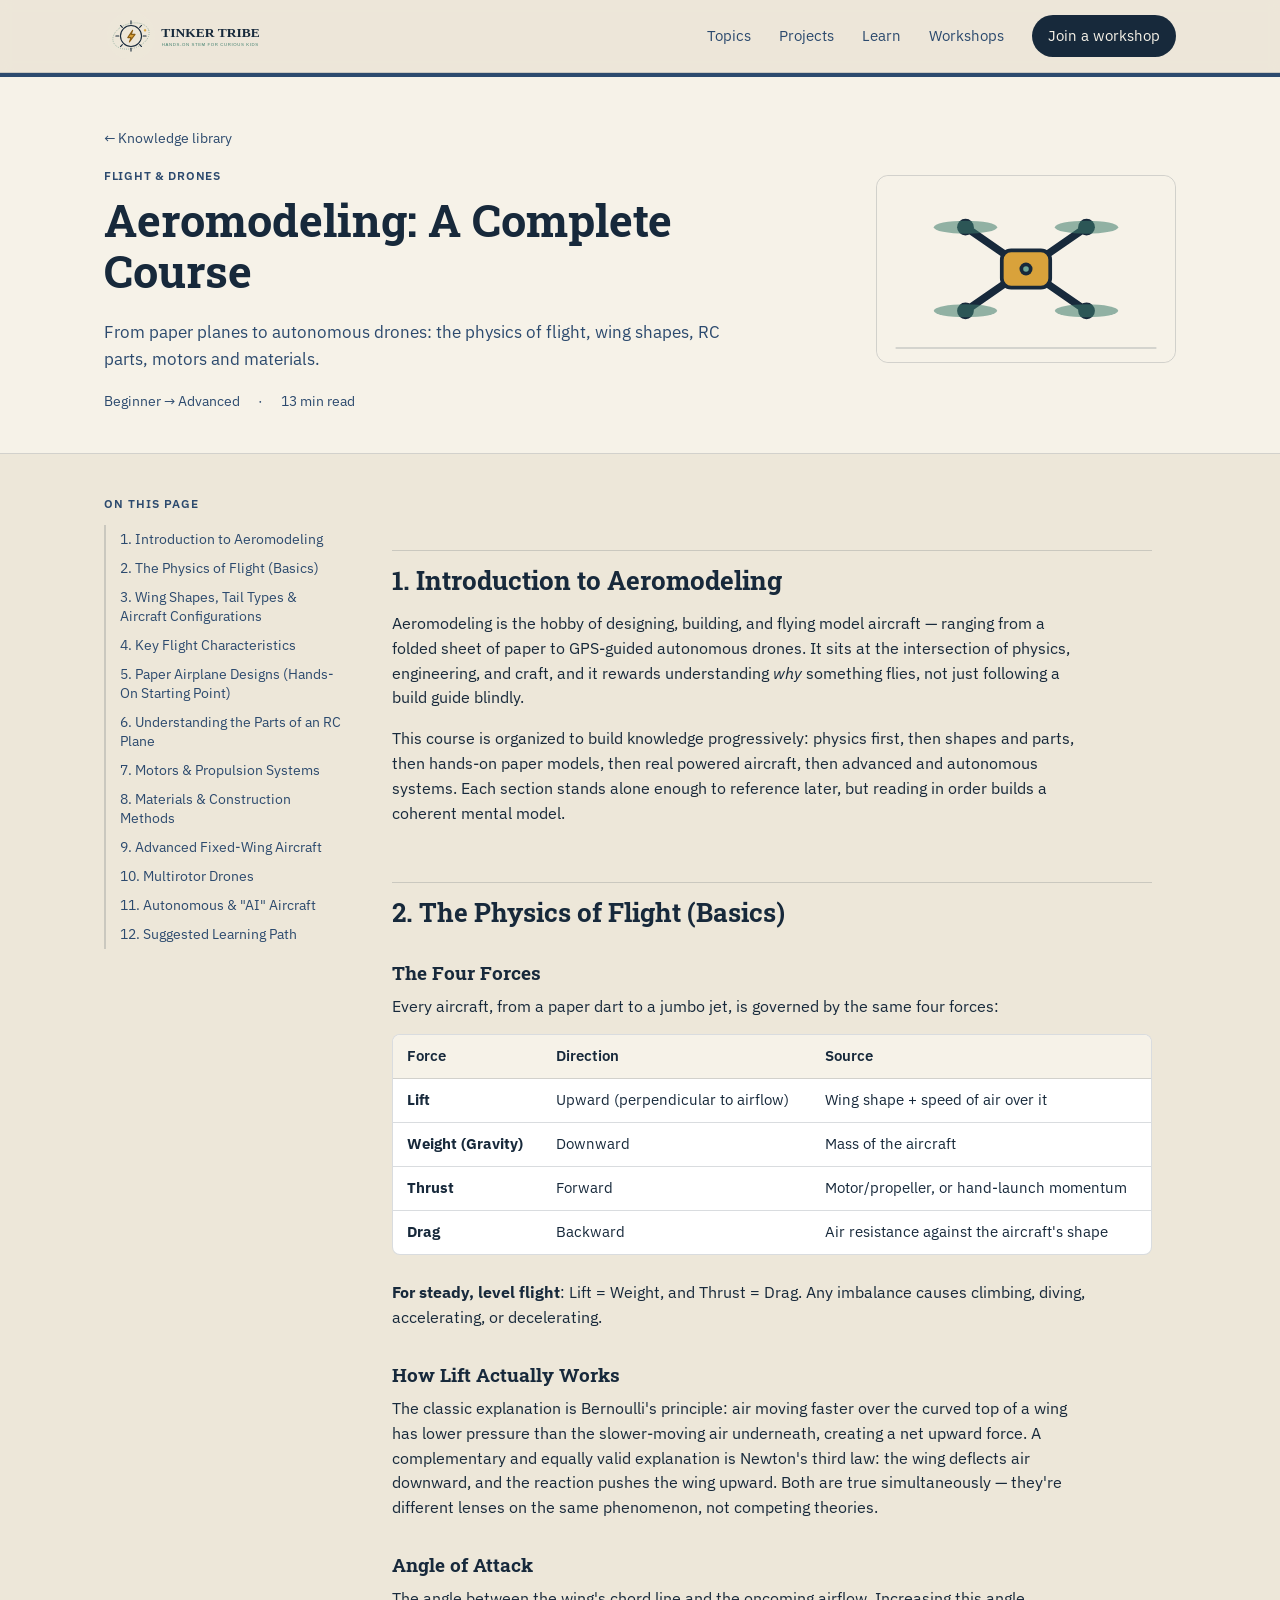
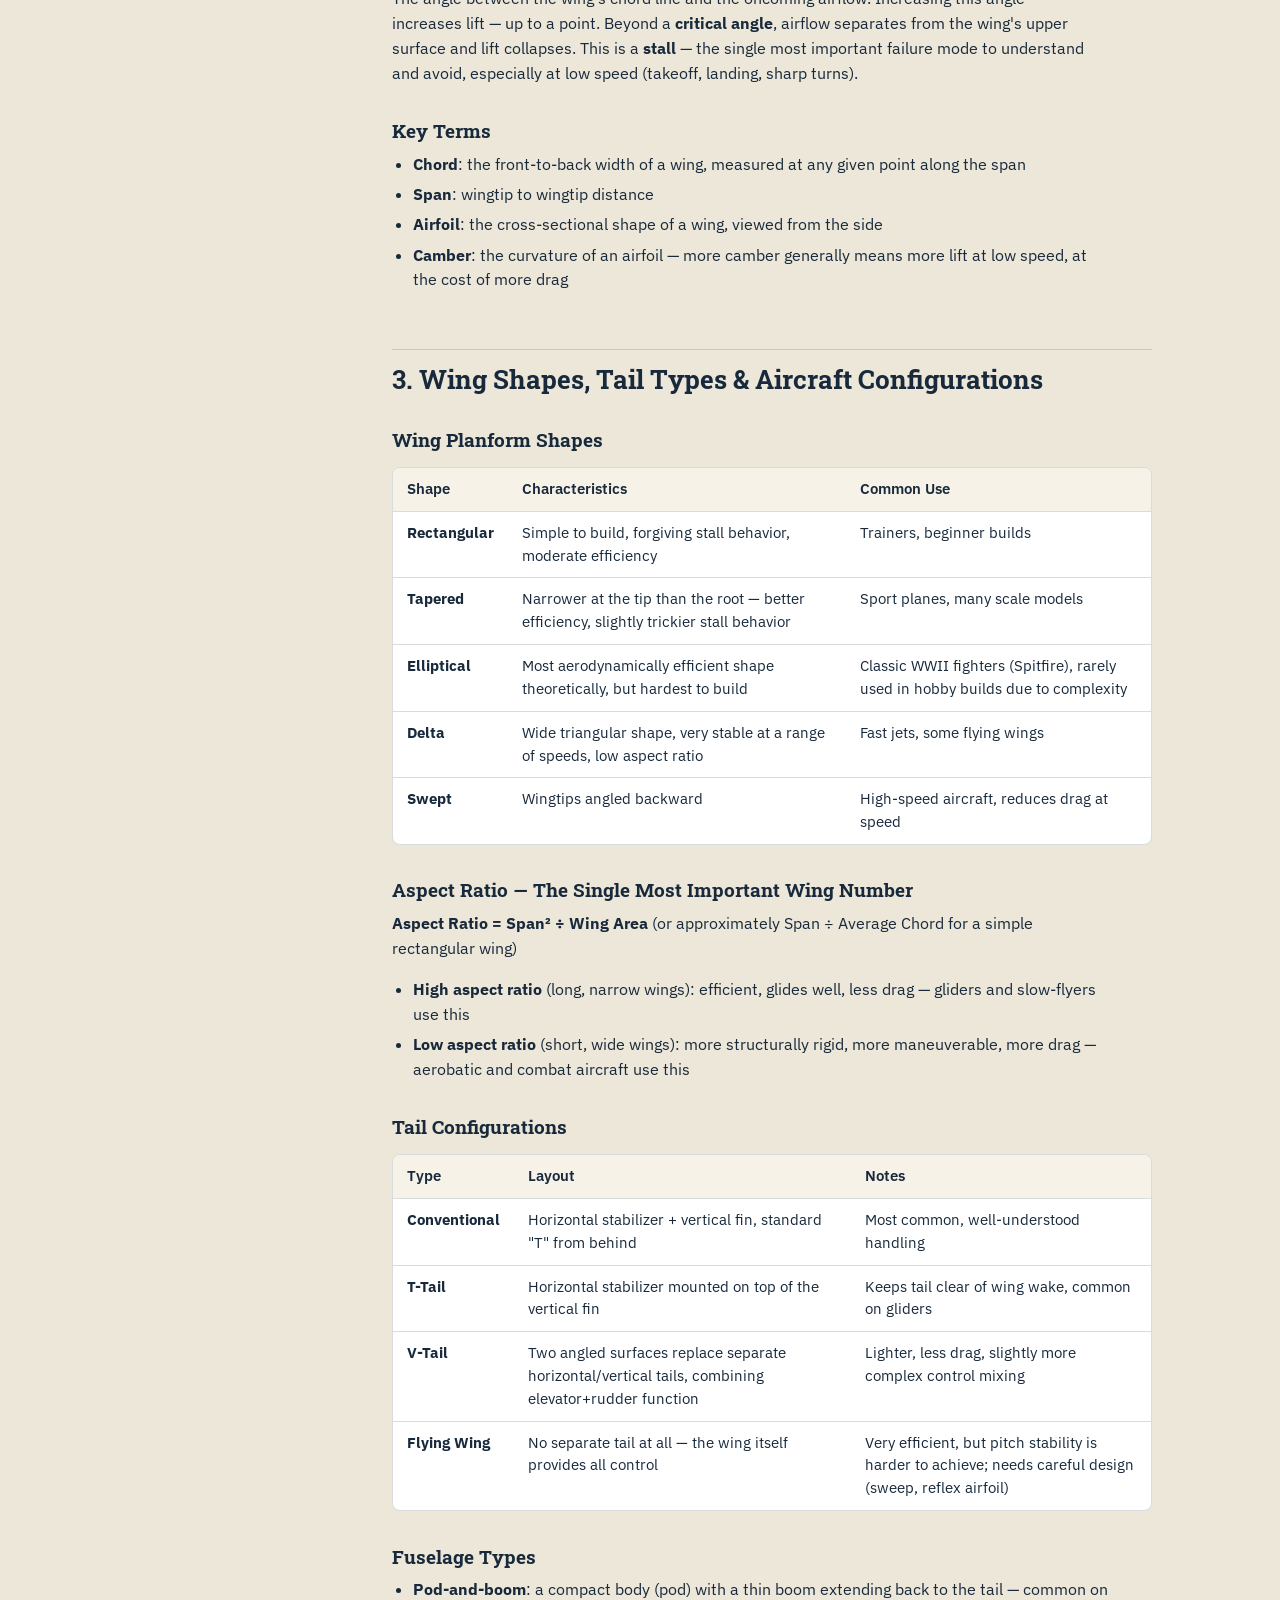
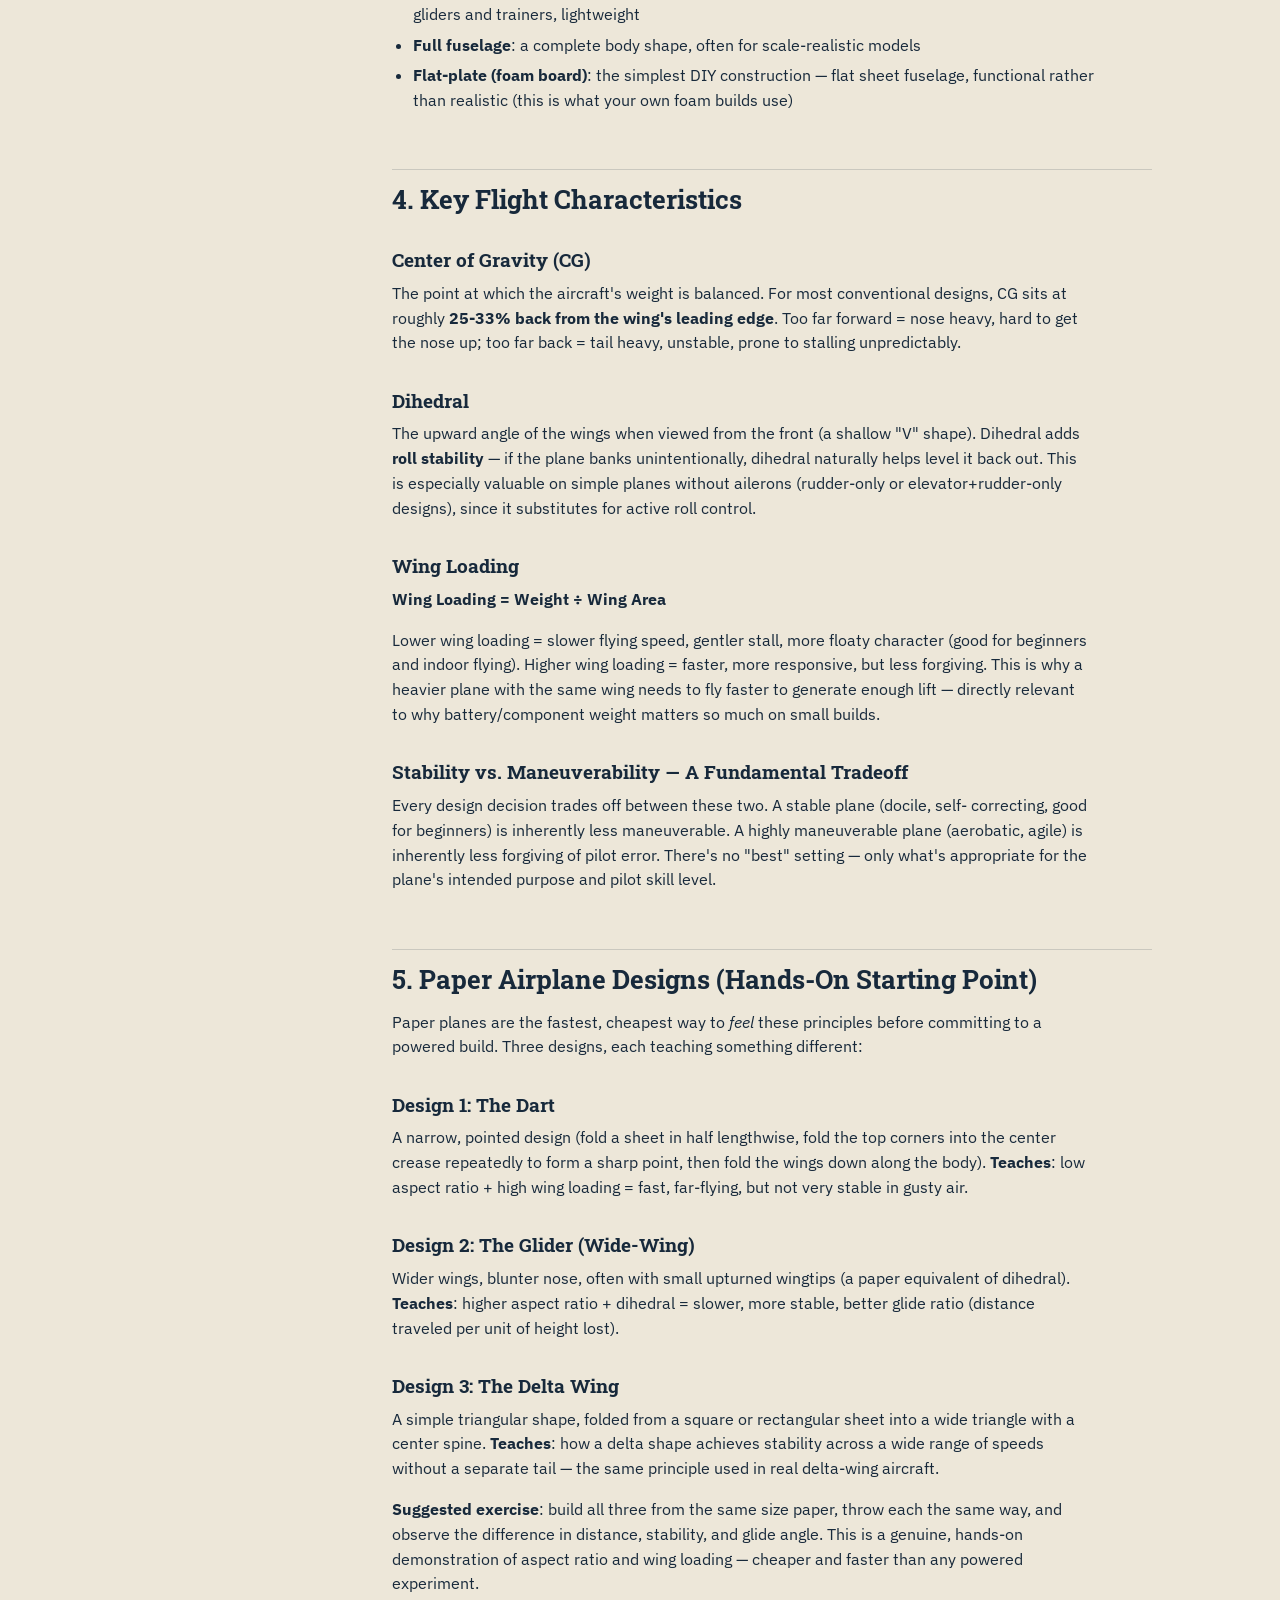
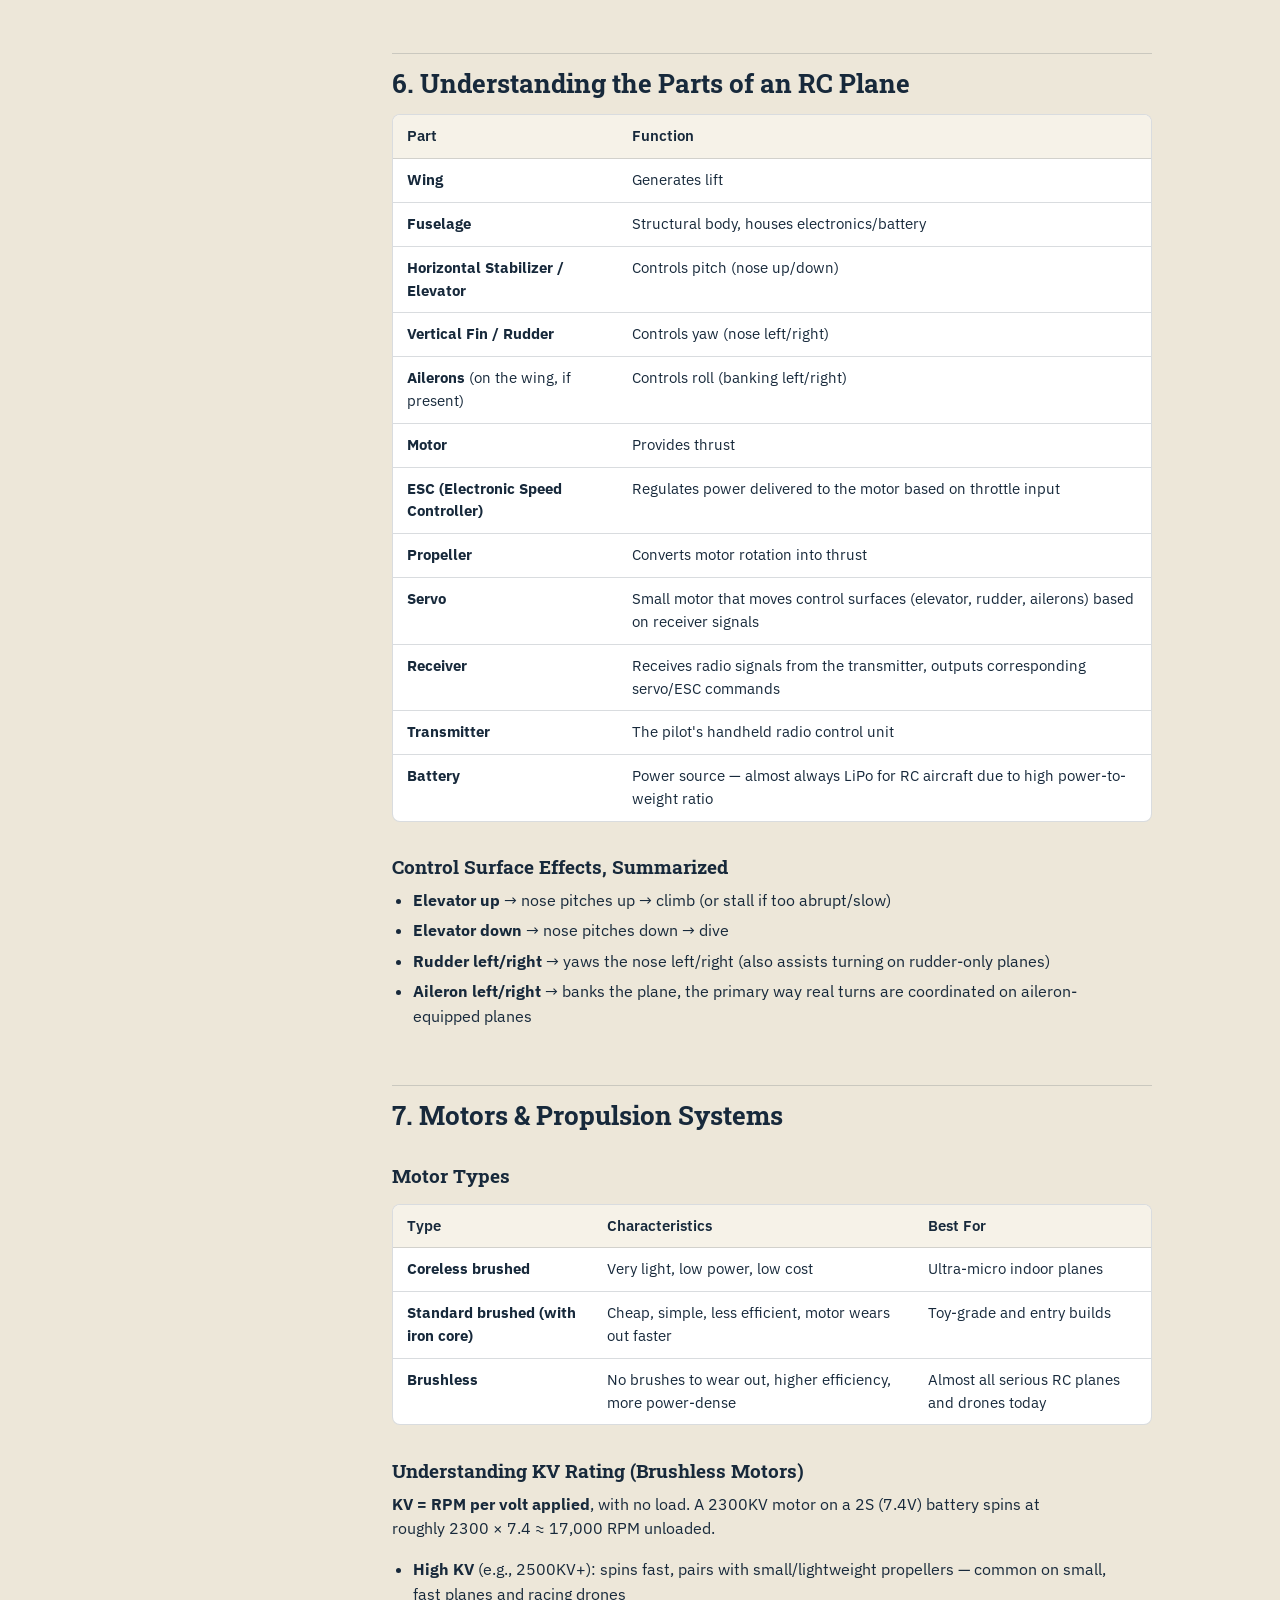
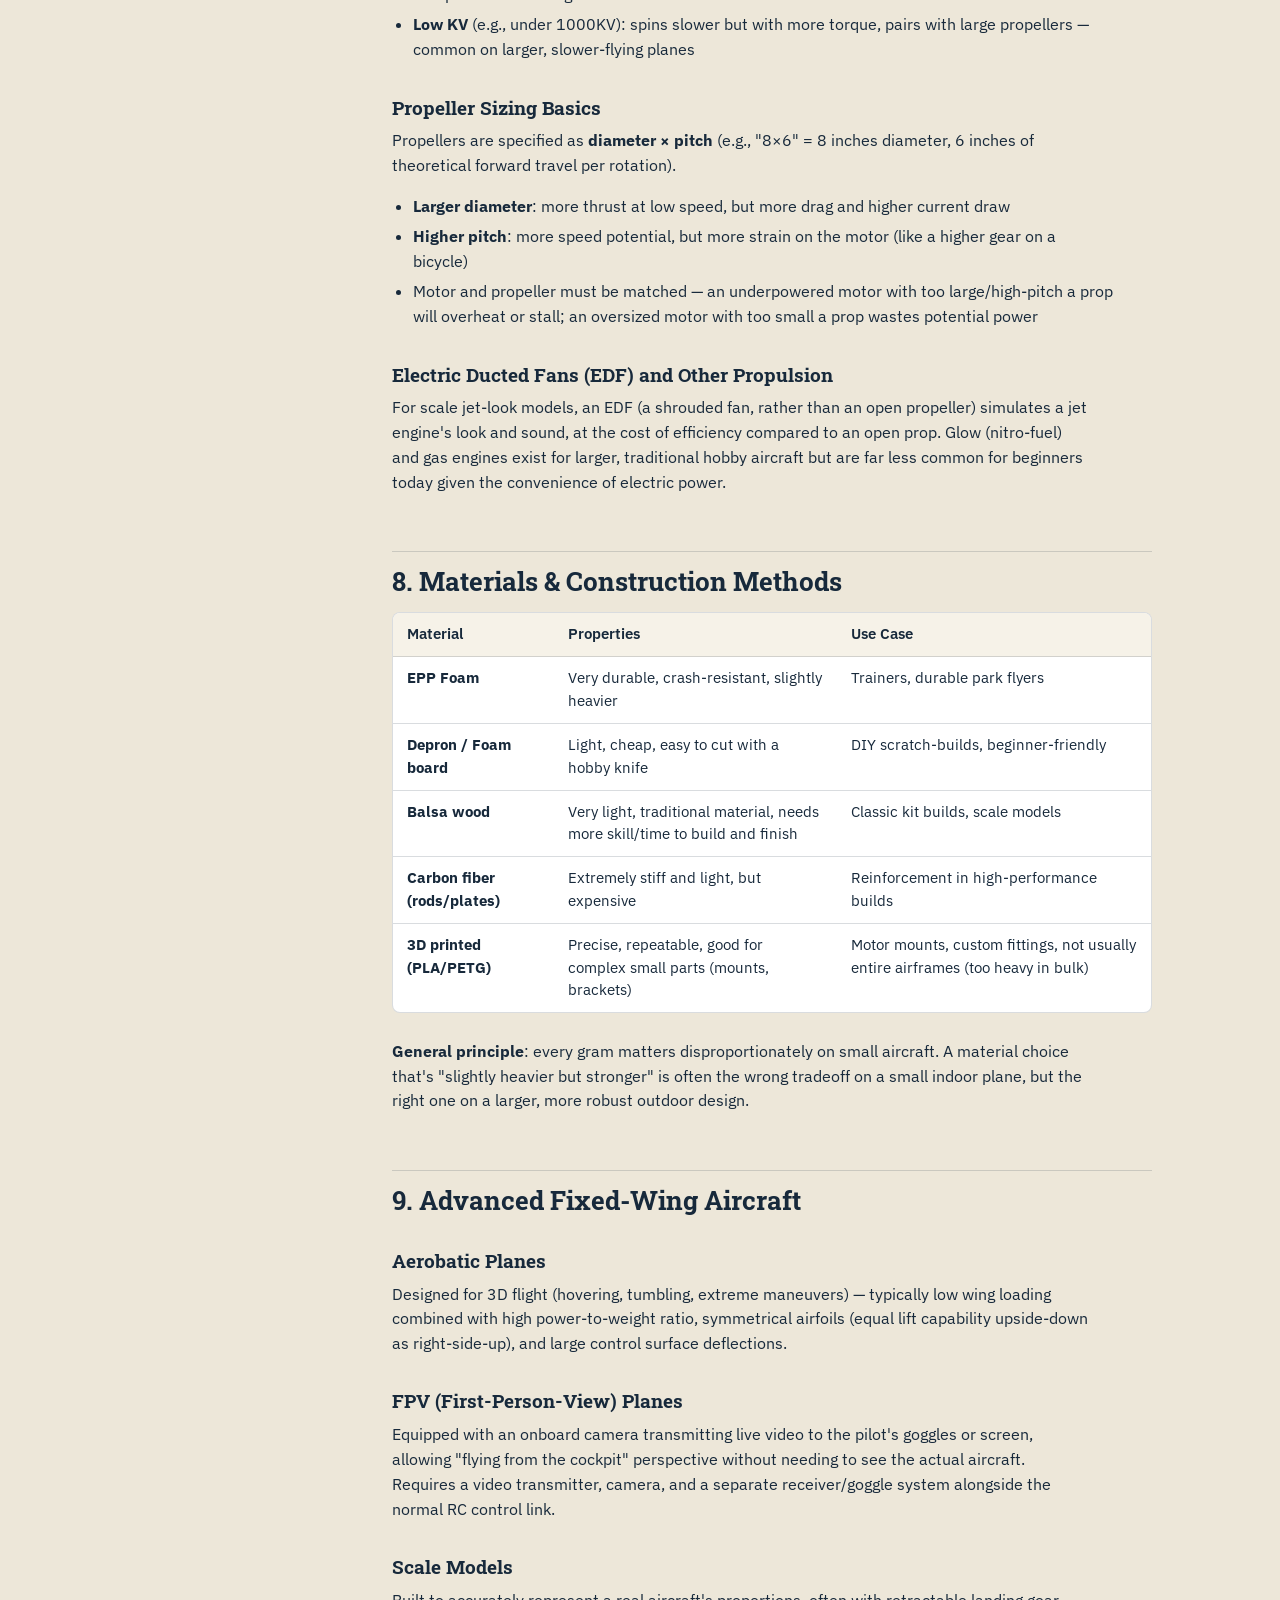
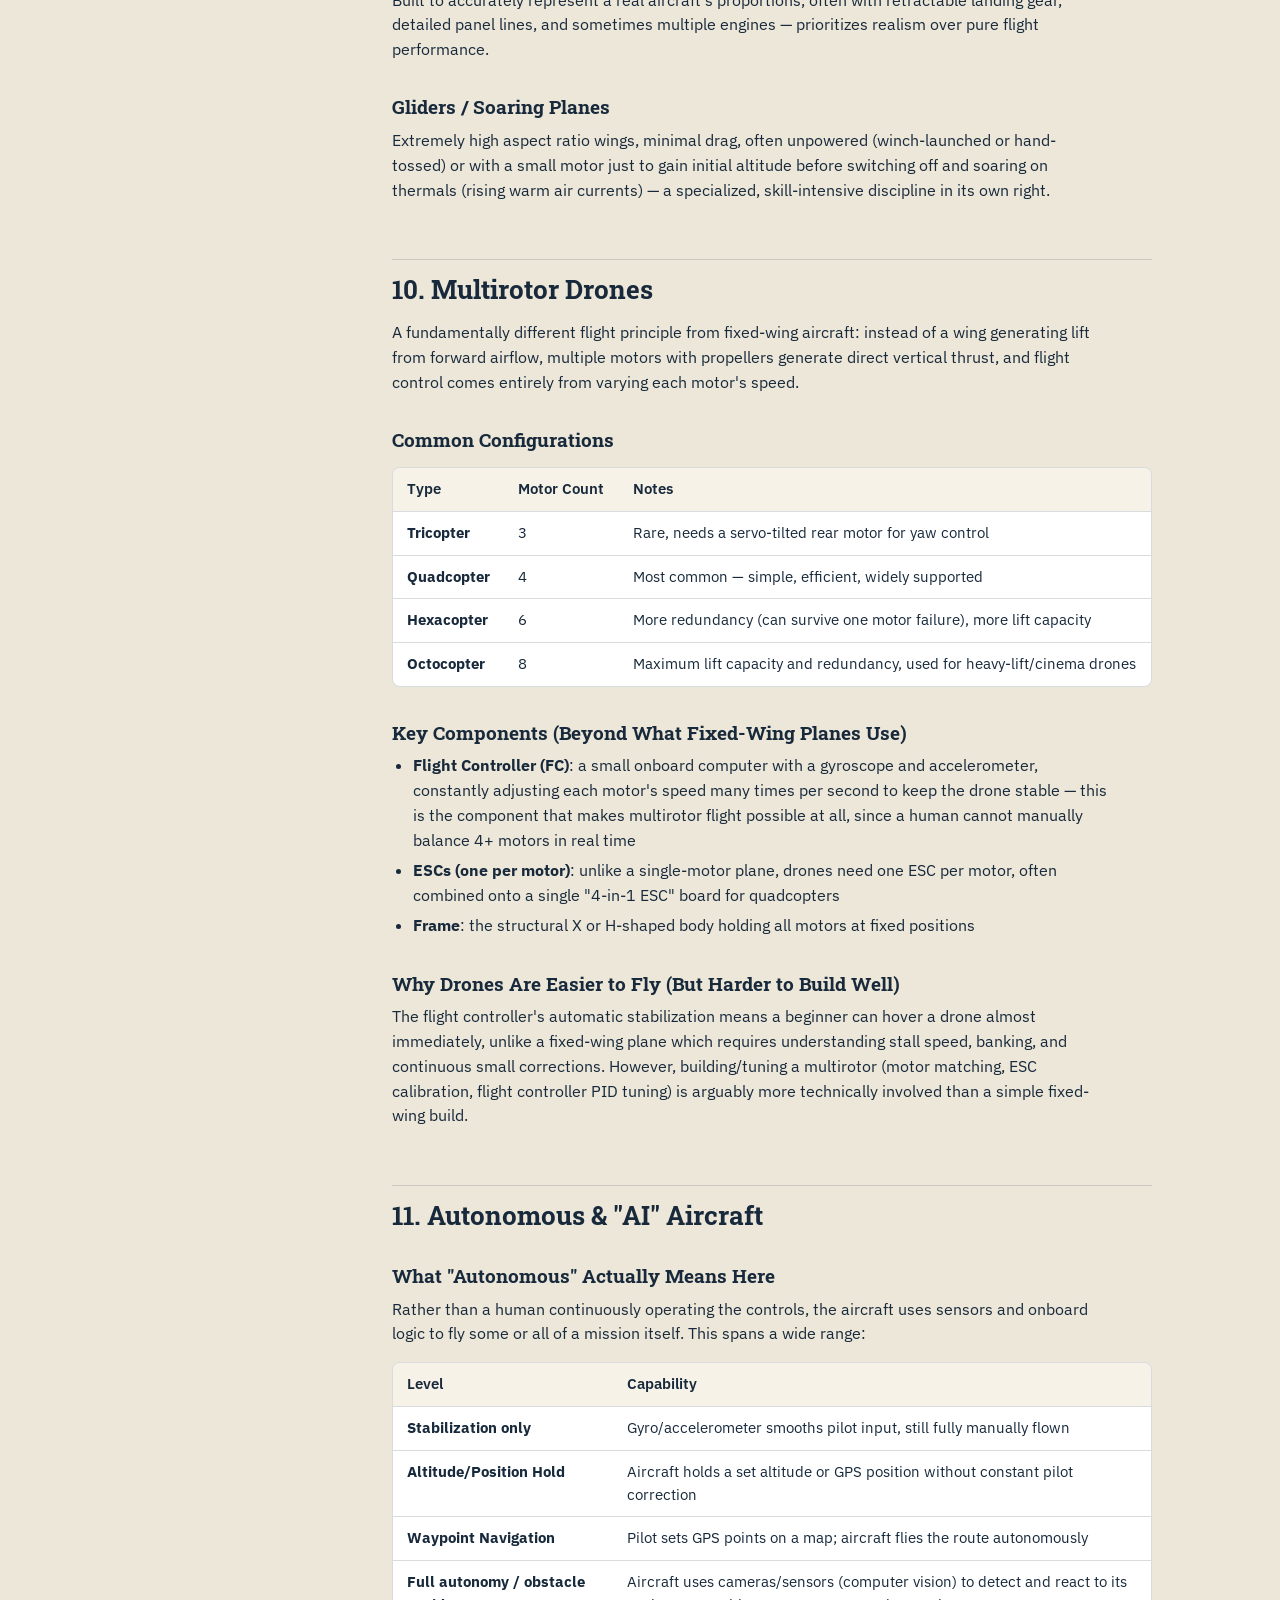
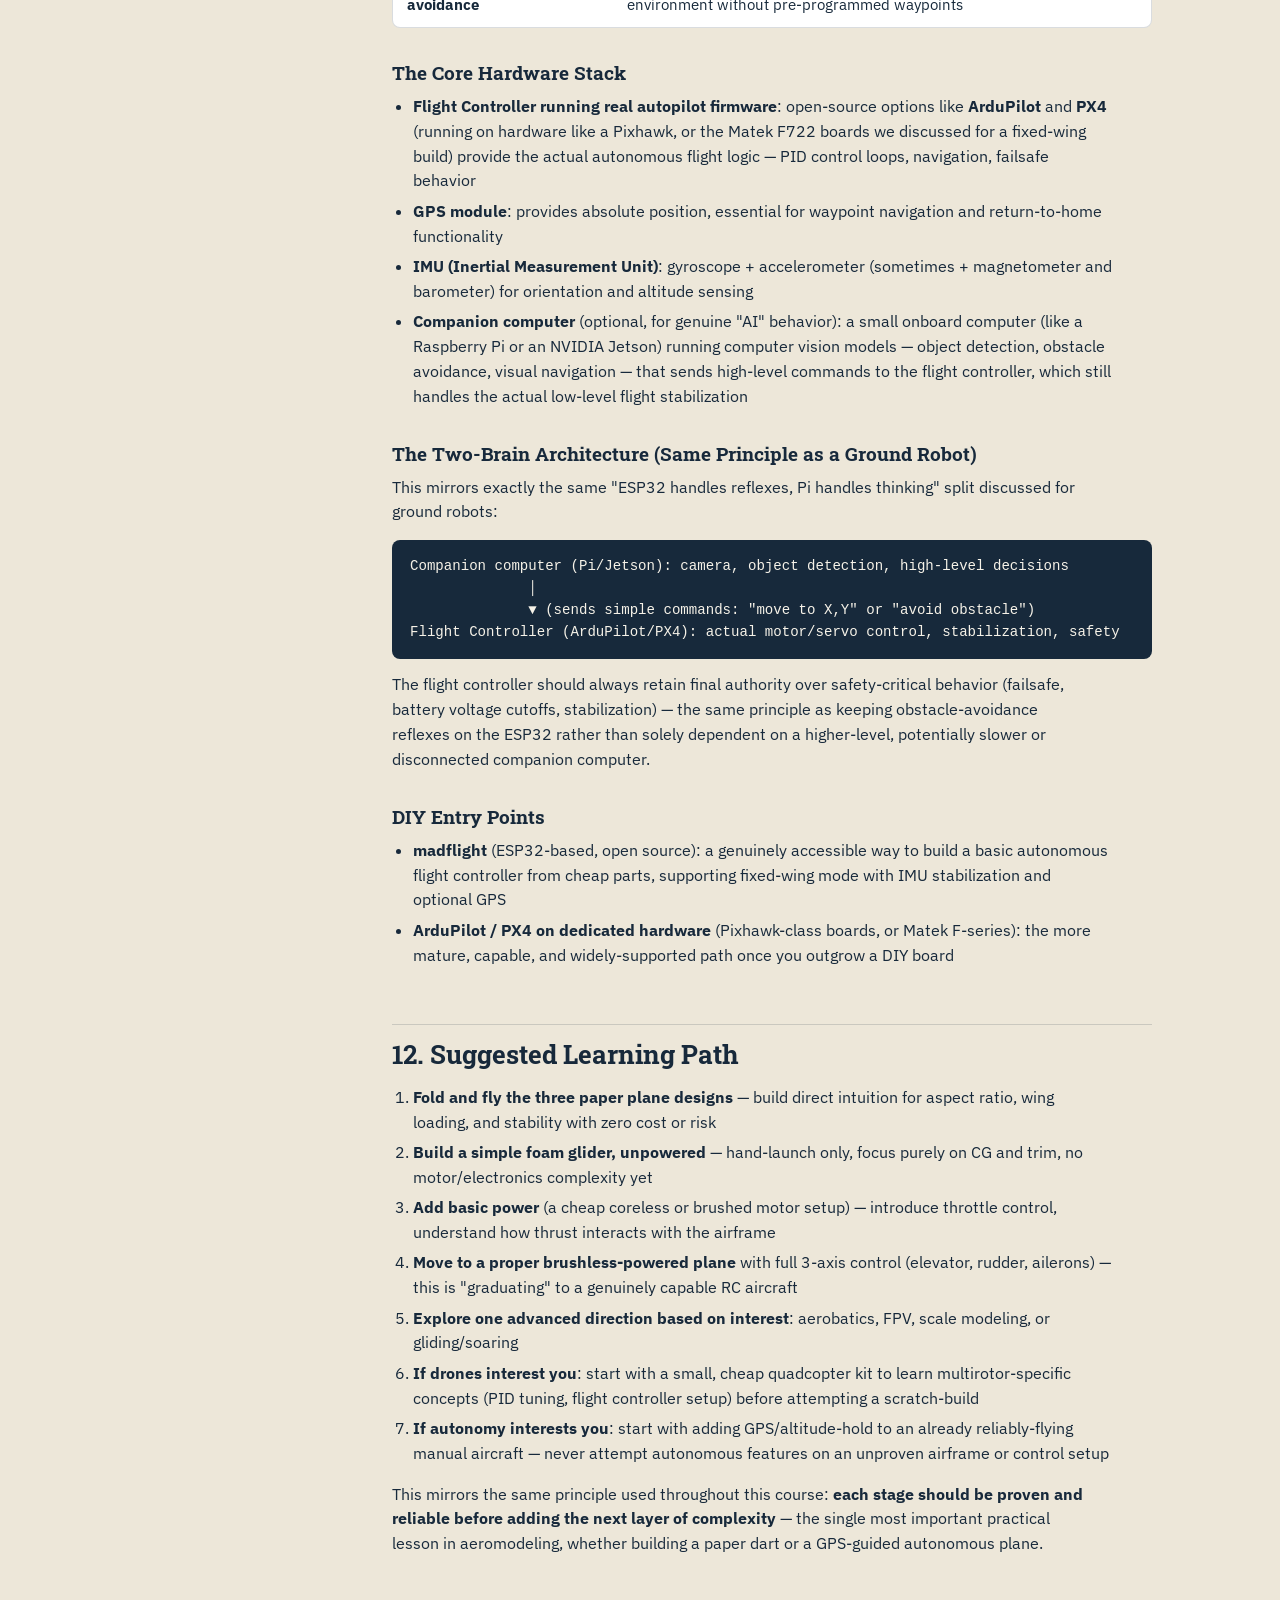
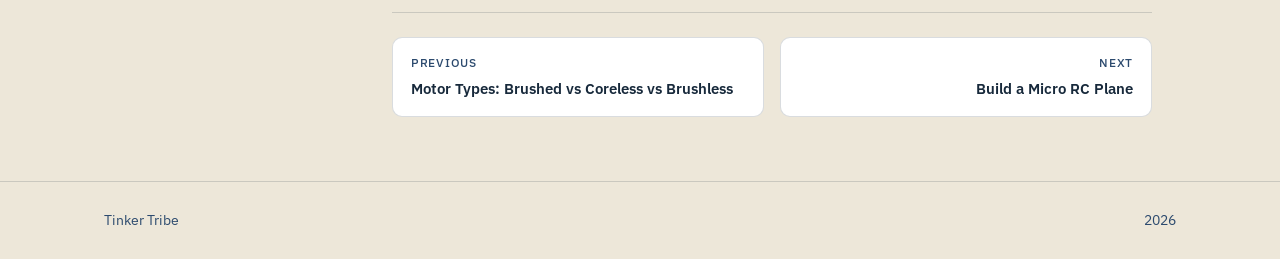
<file: aeromodeling-course.html>
<!DOCTYPE html>
<html lang="en">
<head>
<meta charset="UTF-8">
<meta name="viewport" content="width=device-width, initial-scale=1.0">
<title>Aeromodeling: A Complete Course — Tinker Tribe</title>
<meta name="description" content="From paper planes to autonomous drones: the physics of flight, wing shapes, RC parts, motors and materials.">
<link rel="preconnect" href="https://fonts.googleapis.com">
<link rel="preconnect" href="https://fonts.gstatic.com" crossorigin>
<link href="https://fonts.googleapis.com/css2?family=Roboto+Slab:wght@400;600;700&family=IBM+Plex+Sans:wght@400;500;600&display=swap" rel="stylesheet">
<link rel="stylesheet" href="../styles.css">
<link rel="icon" type="image/svg+xml" href="../tinkertribe-mark.svg">
<script data-goatcounter="https://tinkertribe.goatcounter.com/count" async src="//gc.zgo.at/count.js"></script>
</head>
<body>
<header class="site-header">
  <div class="wrap header-inner">
    <a href="../index.html" class="wordmark"><img src="../tinkertribe-full.svg" alt="Tinker Tribe" class="wordmark-logo"></a>
    <nav class="main-nav" id="main-nav">
      <a href="../index.html#topics">Topics</a>
      <a href="../index.html#projects">Projects</a>
      <a href="../learn/index.html">Learn</a>
      <a href="../index.html#workshops">Workshops</a>
      <a href="../index.html#join" class="nav-cta">Join a workshop</a>
    </nav>
    <button class="nav-toggle" id="nav-toggle" aria-label="Open menu" aria-expanded="false"><span></span><span></span><span></span></button>
  </div>
</header>
<main>
<section class="lesson-hero cat-flight">
  <div class="wrap lesson-hero-grid">
   <div>
    <a class="back-link" href="index.html">← Knowledge library</a>
    <span class="project-tag">Flight &amp; Drones</span>
    <h1>Aeromodeling: A Complete Course</h1>
    <p class="lesson-lede">From paper planes to autonomous drones: the physics of flight, wing shapes, RC parts, motors and materials.</p>
    <div class="lesson-meta"><span>Beginner → Advanced</span><span>13 min read</span></div>
   </div>
   <img class="lesson-hero-art" src="../images/drone.svg" alt="">
  </div>
</section>
<div class="wrap lesson-layout">
  <aside class="lesson-toc"><p class="toc-title">On this page</p><ol><li><a href="#1-introduction-to-aeromodeling">1. Introduction to Aeromodeling</a></li><li><a href="#2-the-physics-of-flight-basics">2. The Physics of Flight (Basics)</a></li><li><a href="#3-wing-shapes-tail-types--aircraft-configurations">3. Wing Shapes, Tail Types &amp; Aircraft Configurations</a></li><li><a href="#4-key-flight-characteristics">4. Key Flight Characteristics</a></li><li><a href="#5-paper-airplane-designs-hands-on-starting-point">5. Paper Airplane Designs (Hands-On Starting Point)</a></li><li><a href="#6-understanding-the-parts-of-an-rc-plane">6. Understanding the Parts of an RC Plane</a></li><li><a href="#7-motors--propulsion-systems">7. Motors &amp; Propulsion Systems</a></li><li><a href="#8-materials--construction-methods">8. Materials &amp; Construction Methods</a></li><li><a href="#9-advanced-fixed-wing-aircraft">9. Advanced Fixed-Wing Aircraft</a></li><li><a href="#10-multirotor-drones">10. Multirotor Drones</a></li><li><a href="#11-autonomous--ai-aircraft">11. Autonomous &amp; "AI" Aircraft</a></li><li><a href="#12-suggested-learning-path">12. Suggested Learning Path</a></li></ol></aside>
  <article class="lesson-body">
<hr />
<h2 id="1-introduction-to-aeromodeling">1. Introduction to Aeromodeling</h2>
<p>Aeromodeling is the hobby of designing, building, and flying model aircraft — ranging from a folded sheet of paper to GPS-guided autonomous drones. It sits at the intersection of physics, engineering, and craft, and it rewards understanding <em>why</em> something flies, not just following a build guide blindly.</p>
<p>This course is organized to build knowledge progressively: physics first, then shapes and parts, then hands-on paper models, then real powered aircraft, then advanced and autonomous systems. Each section stands alone enough to reference later, but reading in order builds a coherent mental model.</p>
<hr />
<h2 id="2-the-physics-of-flight-basics">2. The Physics of Flight (Basics)</h2>
<h3 id="the-four-forces">The Four Forces</h3>
<p>Every aircraft, from a paper dart to a jumbo jet, is governed by the same four forces:</p>
<div class="table-scroll"><table>
<thead>
<tr class="header">
<th>Force</th>
<th>Direction</th>
<th>Source</th>
</tr>
</thead>
<tbody>
<tr class="odd">
<td><strong>Lift</strong></td>
<td>Upward (perpendicular to airflow)</td>
<td>Wing shape + speed of air over it</td>
</tr>
<tr class="even">
<td><strong>Weight (Gravity)</strong></td>
<td>Downward</td>
<td>Mass of the aircraft</td>
</tr>
<tr class="odd">
<td><strong>Thrust</strong></td>
<td>Forward</td>
<td>Motor/propeller, or hand-launch momentum</td>
</tr>
<tr class="even">
<td><strong>Drag</strong></td>
<td>Backward</td>
<td>Air resistance against the aircraft's shape</td>
</tr>
</tbody>
</table></div>
<p><strong>For steady, level flight</strong>: Lift = Weight, and Thrust = Drag. Any imbalance causes climbing, diving, accelerating, or decelerating.</p>
<h3 id="how-lift-actually-works">How Lift Actually Works</h3>
<p>The classic explanation is Bernoulli's principle: air moving faster over the curved top of a wing has lower pressure than the slower-moving air underneath, creating a net upward force. A complementary and equally valid explanation is Newton's third law: the wing deflects air downward, and the reaction pushes the wing upward. Both are true simultaneously — they're different lenses on the same phenomenon, not competing theories.</p>
<h3 id="angle-of-attack">Angle of Attack</h3>
<p>The angle between the wing's chord line and the oncoming airflow. Increasing this angle increases lift — up to a point. Beyond a <strong>critical angle</strong>, airflow separates from the wing's upper surface and lift collapses. This is a <strong>stall</strong> — the single most important failure mode to understand and avoid, especially at low speed (takeoff, landing, sharp turns).</p>
<h3 id="key-terms">Key Terms</h3>
<ul>
<li><strong>Chord</strong>: the front-to-back width of a wing, measured at any given point along the span</li>
<li><strong>Span</strong>: wingtip to wingtip distance</li>
<li><strong>Airfoil</strong>: the cross-sectional shape of a wing, viewed from the side</li>
<li><strong>Camber</strong>: the curvature of an airfoil — more camber generally means more lift at low speed, at the cost of more drag</li>
</ul>
<hr />
<h2 id="3-wing-shapes-tail-types--aircraft-configurations">3. Wing Shapes, Tail Types &amp; Aircraft Configurations</h2>
<h3 id="wing-planform-shapes">Wing Planform Shapes</h3>
<div class="table-scroll"><table>
<thead>
<tr class="header">
<th>Shape</th>
<th>Characteristics</th>
<th>Common Use</th>
</tr>
</thead>
<tbody>
<tr class="odd">
<td><strong>Rectangular</strong></td>
<td>Simple to build, forgiving stall behavior, moderate efficiency</td>
<td>Trainers, beginner builds</td>
</tr>
<tr class="even">
<td><strong>Tapered</strong></td>
<td>Narrower at the tip than the root — better efficiency, slightly trickier stall behavior</td>
<td>Sport planes, many scale models</td>
</tr>
<tr class="odd">
<td><strong>Elliptical</strong></td>
<td>Most aerodynamically efficient shape theoretically, but hardest to build</td>
<td>Classic WWII fighters (Spitfire), rarely used in hobby builds due to complexity</td>
</tr>
<tr class="even">
<td><strong>Delta</strong></td>
<td>Wide triangular shape, very stable at a range of speeds, low aspect ratio</td>
<td>Fast jets, some flying wings</td>
</tr>
<tr class="odd">
<td><strong>Swept</strong></td>
<td>Wingtips angled backward</td>
<td>High-speed aircraft, reduces drag at speed</td>
</tr>
</tbody>
</table></div>
<h3 id="aspect-ratio--the-single-most-important-wing-number">Aspect Ratio — The Single Most Important Wing Number</h3>
<p><strong>Aspect Ratio = Span² ÷ Wing Area</strong> (or approximately Span ÷ Average Chord for a simple rectangular wing)</p>
<ul>
<li><strong>High aspect ratio</strong> (long, narrow wings): efficient, glides well, less drag — gliders and slow-flyers use this</li>
<li><strong>Low aspect ratio</strong> (short, wide wings): more structurally rigid, more maneuverable, more drag — aerobatic and combat aircraft use this</li>
</ul>
<h3 id="tail-configurations">Tail Configurations</h3>
<div class="table-scroll"><table>
<thead>
<tr class="header">
<th>Type</th>
<th>Layout</th>
<th>Notes</th>
</tr>
</thead>
<tbody>
<tr class="odd">
<td><strong>Conventional</strong></td>
<td>Horizontal stabilizer + vertical fin, standard "T" from behind</td>
<td>Most common, well-understood handling</td>
</tr>
<tr class="even">
<td><strong>T-Tail</strong></td>
<td>Horizontal stabilizer mounted on top of the vertical fin</td>
<td>Keeps tail clear of wing wake, common on gliders</td>
</tr>
<tr class="odd">
<td><strong>V-Tail</strong></td>
<td>Two angled surfaces replace separate horizontal/vertical tails, combining elevator+rudder function</td>
<td>Lighter, less drag, slightly more complex control mixing</td>
</tr>
<tr class="even">
<td><strong>Flying Wing</strong></td>
<td>No separate tail at all — the wing itself provides all control</td>
<td>Very efficient, but pitch stability is harder to achieve; needs careful design (sweep, reflex airfoil)</td>
</tr>
</tbody>
</table></div>
<h3 id="fuselage-types">Fuselage Types</h3>
<ul>
<li><strong>Pod-and-boom</strong>: a compact body (pod) with a thin boom extending back to the tail — common on gliders and trainers, lightweight</li>
<li><strong>Full fuselage</strong>: a complete body shape, often for scale-realistic models</li>
<li><strong>Flat-plate (foam board)</strong>: the simplest DIY construction — flat sheet fuselage, functional rather than realistic (this is what your own foam builds use)</li>
</ul>
<hr />
<h2 id="4-key-flight-characteristics">4. Key Flight Characteristics</h2>
<h3 id="center-of-gravity-cg">Center of Gravity (CG)</h3>
<p>The point at which the aircraft's weight is balanced. For most conventional designs, CG sits at roughly <strong>25-33% back from the wing's leading edge</strong>. Too far forward = nose heavy, hard to get the nose up; too far back = tail heavy, unstable, prone to stalling unpredictably.</p>
<h3 id="dihedral">Dihedral</h3>
<p>The upward angle of the wings when viewed from the front (a shallow "V" shape). Dihedral adds <strong>roll stability</strong> — if the plane banks unintentionally, dihedral naturally helps level it back out. This is especially valuable on simple planes without ailerons (rudder-only or elevator+rudder-only designs), since it substitutes for active roll control.</p>
<h3 id="wing-loading">Wing Loading</h3>
<p><strong>Wing Loading = Weight ÷ Wing Area</strong></p>
<p>Lower wing loading = slower flying speed, gentler stall, more floaty character (good for beginners and indoor flying). Higher wing loading = faster, more responsive, but less forgiving. This is why a heavier plane with the same wing needs to fly faster to generate enough lift — directly relevant to why battery/component weight matters so much on small builds.</p>
<h3 id="stability-vs-maneuverability--a-fundamental-tradeoff">Stability vs. Maneuverability — A Fundamental Tradeoff</h3>
<p>Every design decision trades off between these two. A stable plane (docile, self- correcting, good for beginners) is inherently less maneuverable. A highly maneuverable plane (aerobatic, agile) is inherently less forgiving of pilot error. There's no "best" setting — only what's appropriate for the plane's intended purpose and pilot skill level.</p>
<hr />
<h2 id="5-paper-airplane-designs-hands-on-starting-point">5. Paper Airplane Designs (Hands-On Starting Point)</h2>
<p>Paper planes are the fastest, cheapest way to <em>feel</em> these principles before committing to a powered build. Three designs, each teaching something different:</p>
<h3 id="design-1-the-dart">Design 1: The Dart</h3>
<p>A narrow, pointed design (fold a sheet in half lengthwise, fold the top corners into the center crease repeatedly to form a sharp point, then fold the wings down along the body). <strong>Teaches</strong>: low aspect ratio + high wing loading = fast, far-flying, but not very stable in gusty air.</p>
<h3 id="design-2-the-glider-wide-wing">Design 2: The Glider (Wide-Wing)</h3>
<p>Wider wings, blunter nose, often with small upturned wingtips (a paper equivalent of dihedral). <strong>Teaches</strong>: higher aspect ratio + dihedral = slower, more stable, better glide ratio (distance traveled per unit of height lost).</p>
<h3 id="design-3-the-delta-wing">Design 3: The Delta Wing</h3>
<p>A simple triangular shape, folded from a square or rectangular sheet into a wide triangle with a center spine. <strong>Teaches</strong>: how a delta shape achieves stability across a wide range of speeds without a separate tail — the same principle used in real delta-wing aircraft.</p>
<p><strong>Suggested exercise</strong>: build all three from the same size paper, throw each the same way, and observe the difference in distance, stability, and glide angle. This is a genuine, hands-on demonstration of aspect ratio and wing loading — cheaper and faster than any powered experiment.</p>
<hr />
<h2 id="6-understanding-the-parts-of-an-rc-plane">6. Understanding the Parts of an RC Plane</h2>
<div class="table-scroll"><table>
<thead>
<tr class="header">
<th>Part</th>
<th>Function</th>
</tr>
</thead>
<tbody>
<tr class="odd">
<td><strong>Wing</strong></td>
<td>Generates lift</td>
</tr>
<tr class="even">
<td><strong>Fuselage</strong></td>
<td>Structural body, houses electronics/battery</td>
</tr>
<tr class="odd">
<td><strong>Horizontal Stabilizer / Elevator</strong></td>
<td>Controls pitch (nose up/down)</td>
</tr>
<tr class="even">
<td><strong>Vertical Fin / Rudder</strong></td>
<td>Controls yaw (nose left/right)</td>
</tr>
<tr class="odd">
<td><strong>Ailerons</strong> (on the wing, if present)</td>
<td>Controls roll (banking left/right)</td>
</tr>
<tr class="even">
<td><strong>Motor</strong></td>
<td>Provides thrust</td>
</tr>
<tr class="odd">
<td><strong>ESC (Electronic Speed Controller)</strong></td>
<td>Regulates power delivered to the motor based on throttle input</td>
</tr>
<tr class="even">
<td><strong>Propeller</strong></td>
<td>Converts motor rotation into thrust</td>
</tr>
<tr class="odd">
<td><strong>Servo</strong></td>
<td>Small motor that moves control surfaces (elevator, rudder, ailerons) based on receiver signals</td>
</tr>
<tr class="even">
<td><strong>Receiver</strong></td>
<td>Receives radio signals from the transmitter, outputs corresponding servo/ESC commands</td>
</tr>
<tr class="odd">
<td><strong>Transmitter</strong></td>
<td>The pilot's handheld radio control unit</td>
</tr>
<tr class="even">
<td><strong>Battery</strong></td>
<td>Power source — almost always LiPo for RC aircraft due to high power-to-weight ratio</td>
</tr>
</tbody>
</table></div>
<h3 id="control-surface-effects-summarized">Control Surface Effects, Summarized</h3>
<ul>
<li><strong>Elevator up</strong> → nose pitches up → climb (or stall if too abrupt/slow)</li>
<li><strong>Elevator down</strong> → nose pitches down → dive</li>
<li><strong>Rudder left/right</strong> → yaws the nose left/right (also assists turning on rudder-only planes)</li>
<li><strong>Aileron left/right</strong> → banks the plane, the primary way real turns are coordinated on aileron-equipped planes</li>
</ul>
<hr />
<h2 id="7-motors--propulsion-systems">7. Motors &amp; Propulsion Systems</h2>
<h3 id="motor-types">Motor Types</h3>
<div class="table-scroll"><table>
<thead>
<tr class="header">
<th>Type</th>
<th>Characteristics</th>
<th>Best For</th>
</tr>
</thead>
<tbody>
<tr class="odd">
<td><strong>Coreless brushed</strong></td>
<td>Very light, low power, low cost</td>
<td>Ultra-micro indoor planes</td>
</tr>
<tr class="even">
<td><strong>Standard brushed (with iron core)</strong></td>
<td>Cheap, simple, less efficient, motor wears out faster</td>
<td>Toy-grade and entry builds</td>
</tr>
<tr class="odd">
<td><strong>Brushless</strong></td>
<td>No brushes to wear out, higher efficiency, more power-dense</td>
<td>Almost all serious RC planes and drones today</td>
</tr>
</tbody>
</table></div>
<h3 id="understanding-kv-rating-brushless-motors">Understanding KV Rating (Brushless Motors)</h3>
<p><strong>KV = RPM per volt applied</strong>, with no load. A 2300KV motor on a 2S (7.4V) battery spins at roughly 2300 × 7.4 ≈ 17,000 RPM unloaded.</p>
<ul>
<li><strong>High KV</strong> (e.g., 2500KV+): spins fast, pairs with small/lightweight propellers — common on small, fast planes and racing drones</li>
<li><strong>Low KV</strong> (e.g., under 1000KV): spins slower but with more torque, pairs with large propellers — common on larger, slower-flying planes</li>
</ul>
<h3 id="propeller-sizing-basics">Propeller Sizing Basics</h3>
<p>Propellers are specified as <strong>diameter × pitch</strong> (e.g., "8×6" = 8 inches diameter, 6 inches of theoretical forward travel per rotation).</p>
<ul>
<li><strong>Larger diameter</strong>: more thrust at low speed, but more drag and higher current draw</li>
<li><strong>Higher pitch</strong>: more speed potential, but more strain on the motor (like a higher gear on a bicycle)</li>
<li>Motor and propeller must be matched — an underpowered motor with too large/high-pitch a prop will overheat or stall; an oversized motor with too small a prop wastes potential power</li>
</ul>
<h3 id="electric-ducted-fans-edf-and-other-propulsion">Electric Ducted Fans (EDF) and Other Propulsion</h3>
<p>For scale jet-look models, an EDF (a shrouded fan, rather than an open propeller) simulates a jet engine's look and sound, at the cost of efficiency compared to an open prop. Glow (nitro-fuel) and gas engines exist for larger, traditional hobby aircraft but are far less common for beginners today given the convenience of electric power.</p>
<hr />
<h2 id="8-materials--construction-methods">8. Materials &amp; Construction Methods</h2>
<div class="table-scroll"><table>
<thead>
<tr class="header">
<th>Material</th>
<th>Properties</th>
<th>Use Case</th>
</tr>
</thead>
<tbody>
<tr class="odd">
<td><strong>EPP Foam</strong></td>
<td>Very durable, crash-resistant, slightly heavier</td>
<td>Trainers, durable park flyers</td>
</tr>
<tr class="even">
<td><strong>Depron / Foam board</strong></td>
<td>Light, cheap, easy to cut with a hobby knife</td>
<td>DIY scratch-builds, beginner-friendly</td>
</tr>
<tr class="odd">
<td><strong>Balsa wood</strong></td>
<td>Very light, traditional material, needs more skill/time to build and finish</td>
<td>Classic kit builds, scale models</td>
</tr>
<tr class="even">
<td><strong>Carbon fiber (rods/plates)</strong></td>
<td>Extremely stiff and light, but expensive</td>
<td>Reinforcement in high-performance builds</td>
</tr>
<tr class="odd">
<td><strong>3D printed (PLA/PETG)</strong></td>
<td>Precise, repeatable, good for complex small parts (mounts, brackets)</td>
<td>Motor mounts, custom fittings, not usually entire airframes (too heavy in bulk)</td>
</tr>
</tbody>
</table></div>
<p><strong>General principle</strong>: every gram matters disproportionately on small aircraft. A material choice that's "slightly heavier but stronger" is often the wrong tradeoff on a small indoor plane, but the right one on a larger, more robust outdoor design.</p>
<hr />
<h2 id="9-advanced-fixed-wing-aircraft">9. Advanced Fixed-Wing Aircraft</h2>
<h3 id="aerobatic-planes">Aerobatic Planes</h3>
<p>Designed for 3D flight (hovering, tumbling, extreme maneuvers) — typically low wing loading combined with high power-to-weight ratio, symmetrical airfoils (equal lift capability upside-down as right-side-up), and large control surface deflections.</p>
<h3 id="fpv-first-person-view-planes">FPV (First-Person-View) Planes</h3>
<p>Equipped with an onboard camera transmitting live video to the pilot's goggles or screen, allowing "flying from the cockpit" perspective without needing to see the actual aircraft. Requires a video transmitter, camera, and a separate receiver/goggle system alongside the normal RC control link.</p>
<h3 id="scale-models">Scale Models</h3>
<p>Built to accurately represent a real aircraft's proportions, often with retractable landing gear, detailed panel lines, and sometimes multiple engines — prioritizes realism over pure flight performance.</p>
<h3 id="gliders--soaring-planes">Gliders / Soaring Planes</h3>
<p>Extremely high aspect ratio wings, minimal drag, often unpowered (winch-launched or hand-tossed) or with a small motor just to gain initial altitude before switching off and soaring on thermals (rising warm air currents) — a specialized, skill-intensive discipline in its own right.</p>
<hr />
<h2 id="10-multirotor-drones">10. Multirotor Drones</h2>
<p>A fundamentally different flight principle from fixed-wing aircraft: instead of a wing generating lift from forward airflow, multiple motors with propellers generate direct vertical thrust, and flight control comes entirely from varying each motor's speed.</p>
<h3 id="common-configurations">Common Configurations</h3>
<div class="table-scroll"><table>
<thead>
<tr class="header">
<th>Type</th>
<th>Motor Count</th>
<th>Notes</th>
</tr>
</thead>
<tbody>
<tr class="odd">
<td><strong>Tricopter</strong></td>
<td>3</td>
<td>Rare, needs a servo-tilted rear motor for yaw control</td>
</tr>
<tr class="even">
<td><strong>Quadcopter</strong></td>
<td>4</td>
<td>Most common — simple, efficient, widely supported</td>
</tr>
<tr class="odd">
<td><strong>Hexacopter</strong></td>
<td>6</td>
<td>More redundancy (can survive one motor failure), more lift capacity</td>
</tr>
<tr class="even">
<td><strong>Octocopter</strong></td>
<td>8</td>
<td>Maximum lift capacity and redundancy, used for heavy-lift/cinema drones</td>
</tr>
</tbody>
</table></div>
<h3 id="key-components-beyond-what-fixed-wing-planes-use">Key Components (Beyond What Fixed-Wing Planes Use)</h3>
<ul>
<li><strong>Flight Controller (FC)</strong>: a small onboard computer with a gyroscope and accelerometer, constantly adjusting each motor's speed many times per second to keep the drone stable — this is the component that makes multirotor flight possible at all, since a human cannot manually balance 4+ motors in real time</li>
<li><strong>ESCs (one per motor)</strong>: unlike a single-motor plane, drones need one ESC per motor, often combined onto a single "4-in-1 ESC" board for quadcopters</li>
<li><strong>Frame</strong>: the structural X or H-shaped body holding all motors at fixed positions</li>
</ul>
<h3 id="why-drones-are-easier-to-fly-but-harder-to-build-well">Why Drones Are Easier to Fly (But Harder to Build Well)</h3>
<p>The flight controller's automatic stabilization means a beginner can hover a drone almost immediately, unlike a fixed-wing plane which requires understanding stall speed, banking, and continuous small corrections. However, building/tuning a multirotor (motor matching, ESC calibration, flight controller PID tuning) is arguably more technically involved than a simple fixed-wing build.</p>
<hr />
<h2 id="11-autonomous--ai-aircraft">11. Autonomous &amp; "AI" Aircraft</h2>
<h3 id="what-autonomous-actually-means-here">What "Autonomous" Actually Means Here</h3>
<p>Rather than a human continuously operating the controls, the aircraft uses sensors and onboard logic to fly some or all of a mission itself. This spans a wide range:</p>
<div class="table-scroll"><table>
<thead>
<tr class="header">
<th>Level</th>
<th>Capability</th>
</tr>
</thead>
<tbody>
<tr class="odd">
<td><strong>Stabilization only</strong></td>
<td>Gyro/accelerometer smooths pilot input, still fully manually flown</td>
</tr>
<tr class="even">
<td><strong>Altitude/Position Hold</strong></td>
<td>Aircraft holds a set altitude or GPS position without constant pilot correction</td>
</tr>
<tr class="odd">
<td><strong>Waypoint Navigation</strong></td>
<td>Pilot sets GPS points on a map; aircraft flies the route autonomously</td>
</tr>
<tr class="even">
<td><strong>Full autonomy / obstacle avoidance</strong></td>
<td>Aircraft uses cameras/sensors (computer vision) to detect and react to its environment without pre-programmed waypoints</td>
</tr>
</tbody>
</table></div>
<h3 id="the-core-hardware-stack">The Core Hardware Stack</h3>
<ul>
<li><strong>Flight Controller running real autopilot firmware</strong>: open-source options like <strong>ArduPilot</strong> and <strong>PX4</strong> (running on hardware like a Pixhawk, or the Matek F722 boards we discussed for a fixed-wing build) provide the actual autonomous flight logic — PID control loops, navigation, failsafe behavior</li>
<li><strong>GPS module</strong>: provides absolute position, essential for waypoint navigation and return-to-home functionality</li>
<li><strong>IMU (Inertial Measurement Unit)</strong>: gyroscope + accelerometer (sometimes + magnetometer and barometer) for orientation and altitude sensing</li>
<li><strong>Companion computer</strong> (optional, for genuine "AI" behavior): a small onboard computer (like a Raspberry Pi or an NVIDIA Jetson) running computer vision models — object detection, obstacle avoidance, visual navigation — that sends high-level commands to the flight controller, which still handles the actual low-level flight stabilization</li>
</ul>
<h3 id="the-two-brain-architecture-same-principle-as-a-ground-robot">The Two-Brain Architecture (Same Principle as a Ground Robot)</h3>
<p>This mirrors exactly the same "ESP32 handles reflexes, Pi handles thinking" split discussed for ground robots:</p>
<pre><code>Companion computer (Pi/Jetson): camera, object detection, high-level decisions
              │
              ▼ (sends simple commands: &quot;move to X,Y&quot; or &quot;avoid obstacle&quot;)
Flight Controller (ArduPilot/PX4): actual motor/servo control, stabilization, safety</code></pre>
<p>The flight controller should always retain final authority over safety-critical behavior (failsafe, battery voltage cutoffs, stabilization) — the same principle as keeping obstacle-avoidance reflexes on the ESP32 rather than solely dependent on a higher-level, potentially slower or disconnected companion computer.</p>
<h3 id="diy-entry-points">DIY Entry Points</h3>
<ul>
<li><strong>madflight</strong> (ESP32-based, open source): a genuinely accessible way to build a basic autonomous flight controller from cheap parts, supporting fixed-wing mode with IMU stabilization and optional GPS</li>
<li><strong>ArduPilot / PX4 on dedicated hardware</strong> (Pixhawk-class boards, or Matek F-series): the more mature, capable, and widely-supported path once you outgrow a DIY board</li>
</ul>
<hr />
<h2 id="12-suggested-learning-path">12. Suggested Learning Path</h2>
<ol type="1">
<li><strong>Fold and fly the three paper plane designs</strong> — build direct intuition for aspect ratio, wing loading, and stability with zero cost or risk</li>
<li><strong>Build a simple foam glider, unpowered</strong> — hand-launch only, focus purely on CG and trim, no motor/electronics complexity yet</li>
<li><strong>Add basic power</strong> (a cheap coreless or brushed motor setup) — introduce throttle control, understand how thrust interacts with the airframe</li>
<li><strong>Move to a proper brushless-powered plane</strong> with full 3-axis control (elevator, rudder, ailerons) — this is "graduating" to a genuinely capable RC aircraft</li>
<li><strong>Explore one advanced direction based on interest</strong>: aerobatics, FPV, scale modeling, or gliding/soaring</li>
<li><strong>If drones interest you</strong>: start with a small, cheap quadcopter kit to learn multirotor-specific concepts (PID tuning, flight controller setup) before attempting a scratch-build</li>
<li><strong>If autonomy interests you</strong>: start with adding GPS/altitude-hold to an already reliably-flying manual aircraft — never attempt autonomous features on an unproven airframe or control setup</li>
</ol>
<p>This mirrors the same principle used throughout this course: <strong>each stage should be proven and reliable before adding the next layer of complexity</strong> — the single most important practical lesson in aeromodeling, whether building a paper dart or a GPS-guided autonomous plane.</p>

<nav class="lesson-pager"><a class="pager-prev" href="motor-types.html"><span>Previous</span>Motor Types: Brushed vs Coreless vs Brushless</a><a class="pager-next" href="micro-rc-plane-build.html"><span>Next</span>Build a Micro RC Plane</a></nav>
  </article>
</div>
</main>
<footer class="site-footer"><div class="wrap footer-inner"><span>Tinker Tribe</span><span id="year"></span></div></footer>
<script src="../script.js"></script>
</body>
</html>
</file>
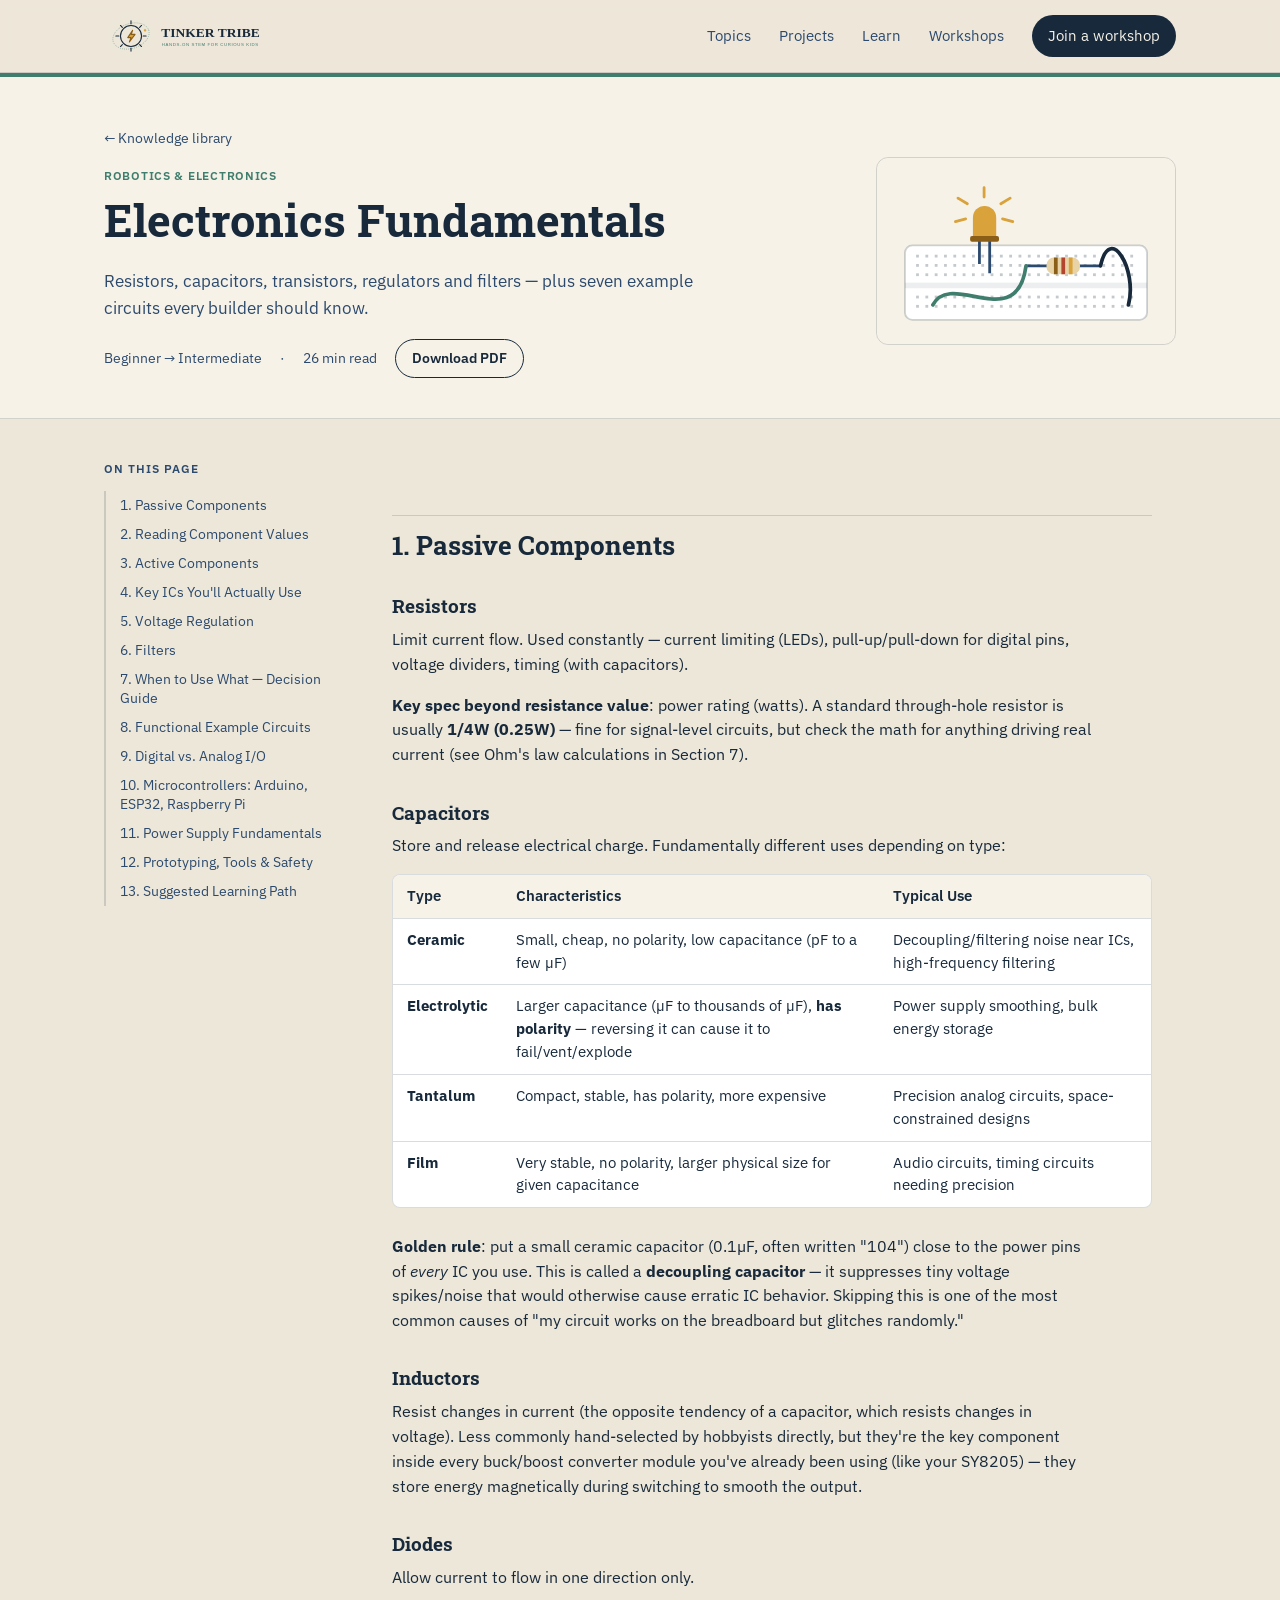
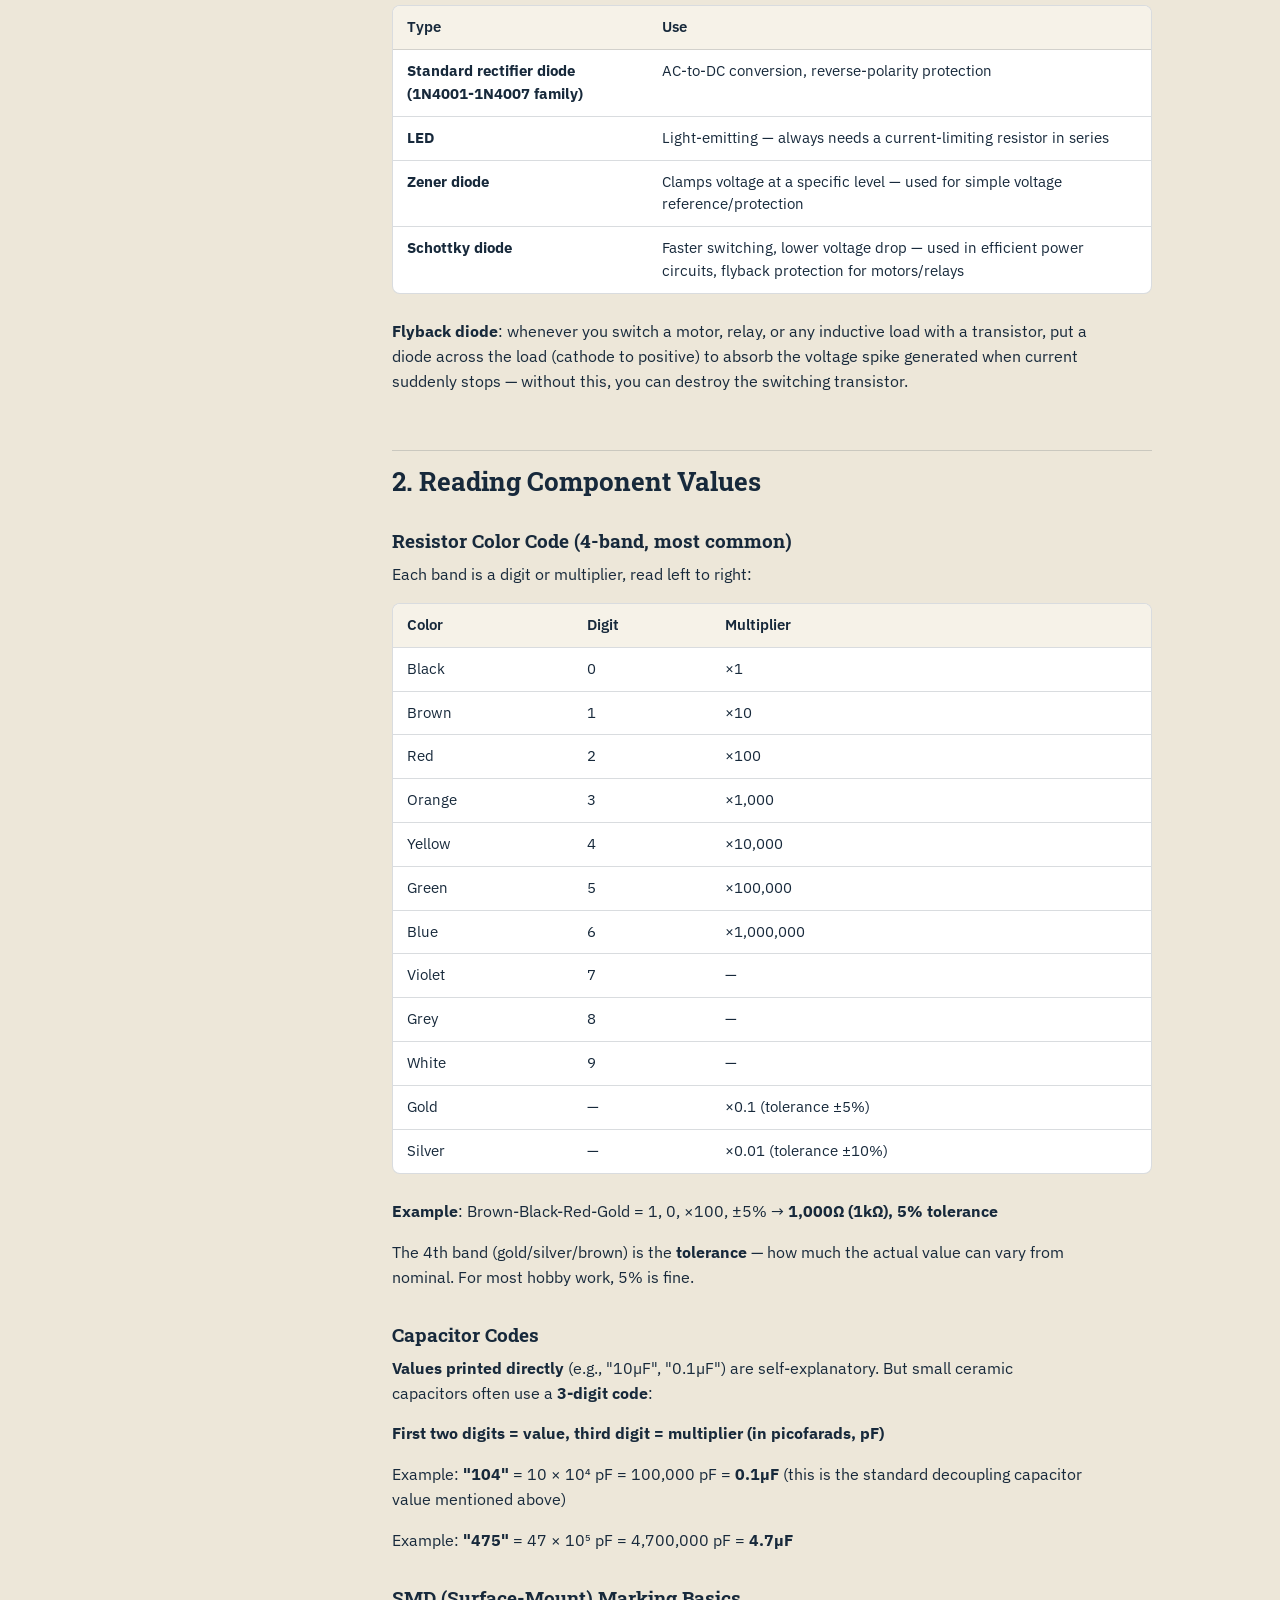
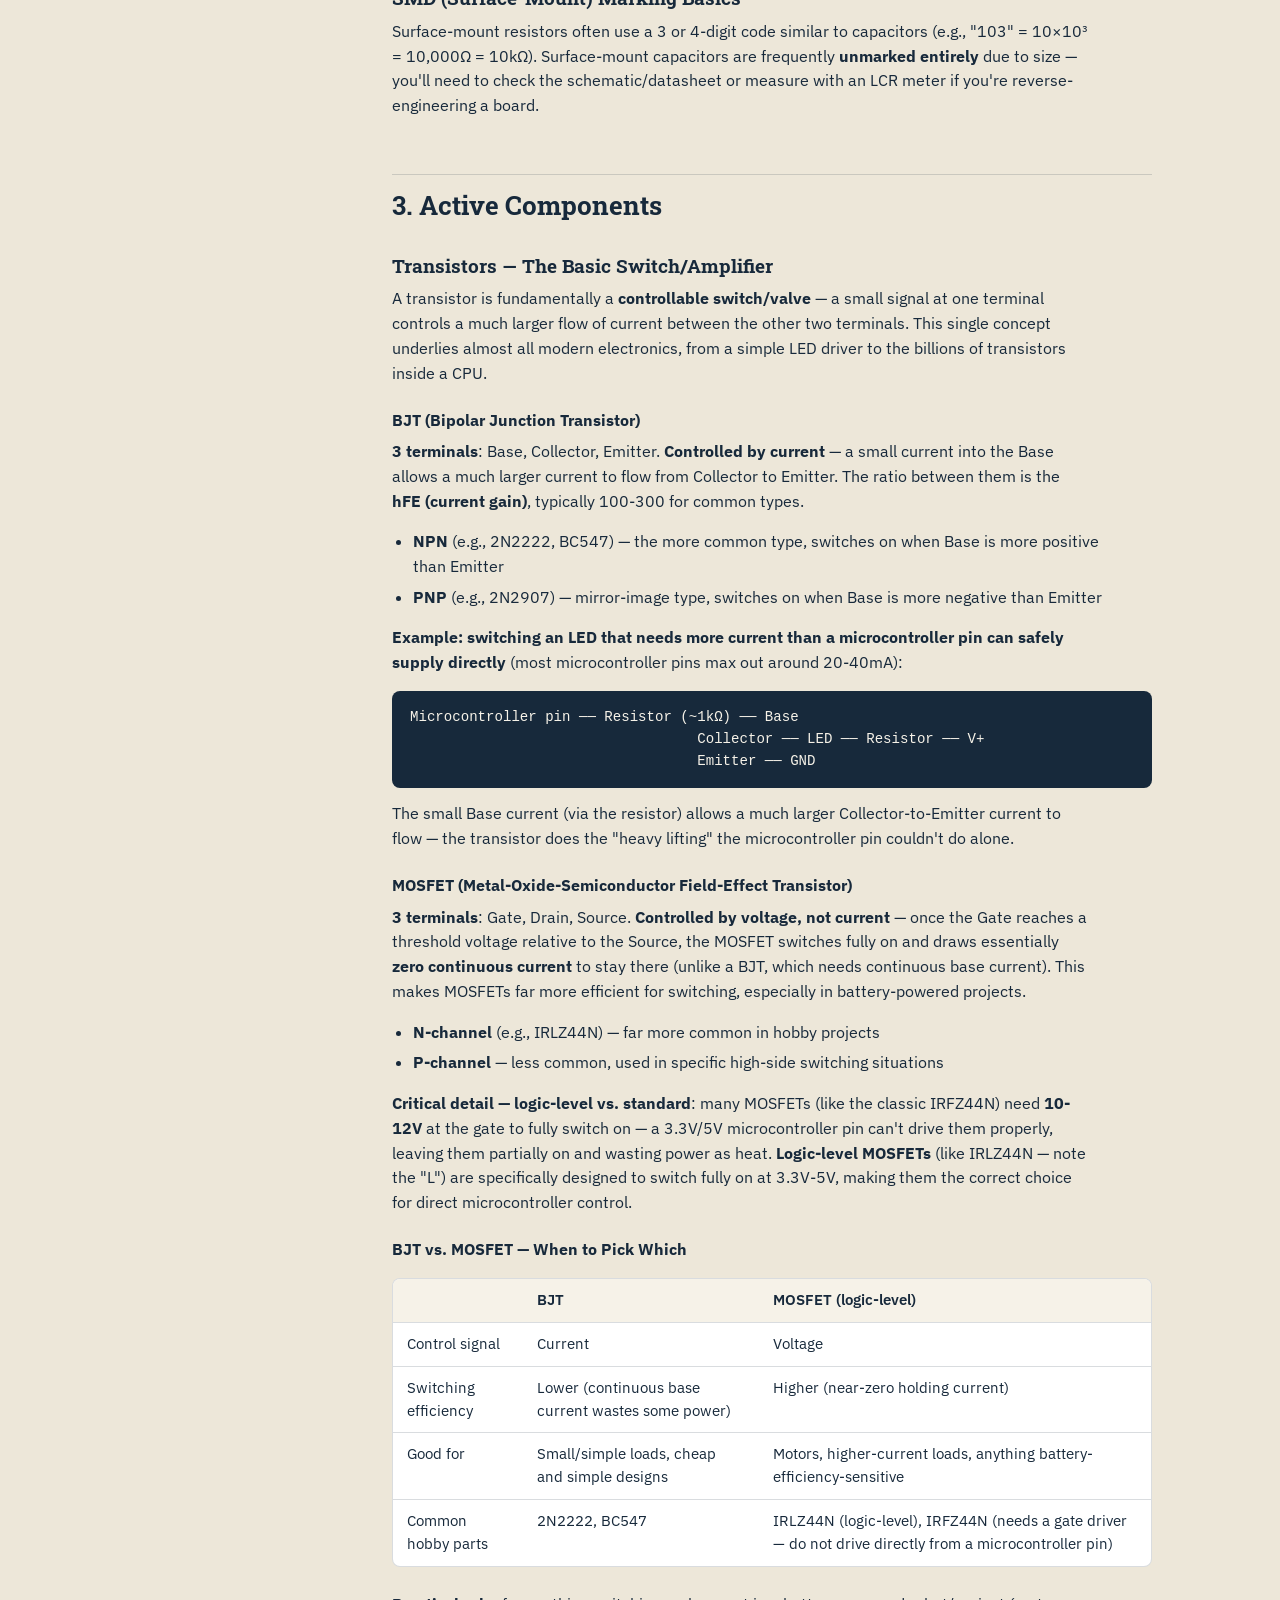
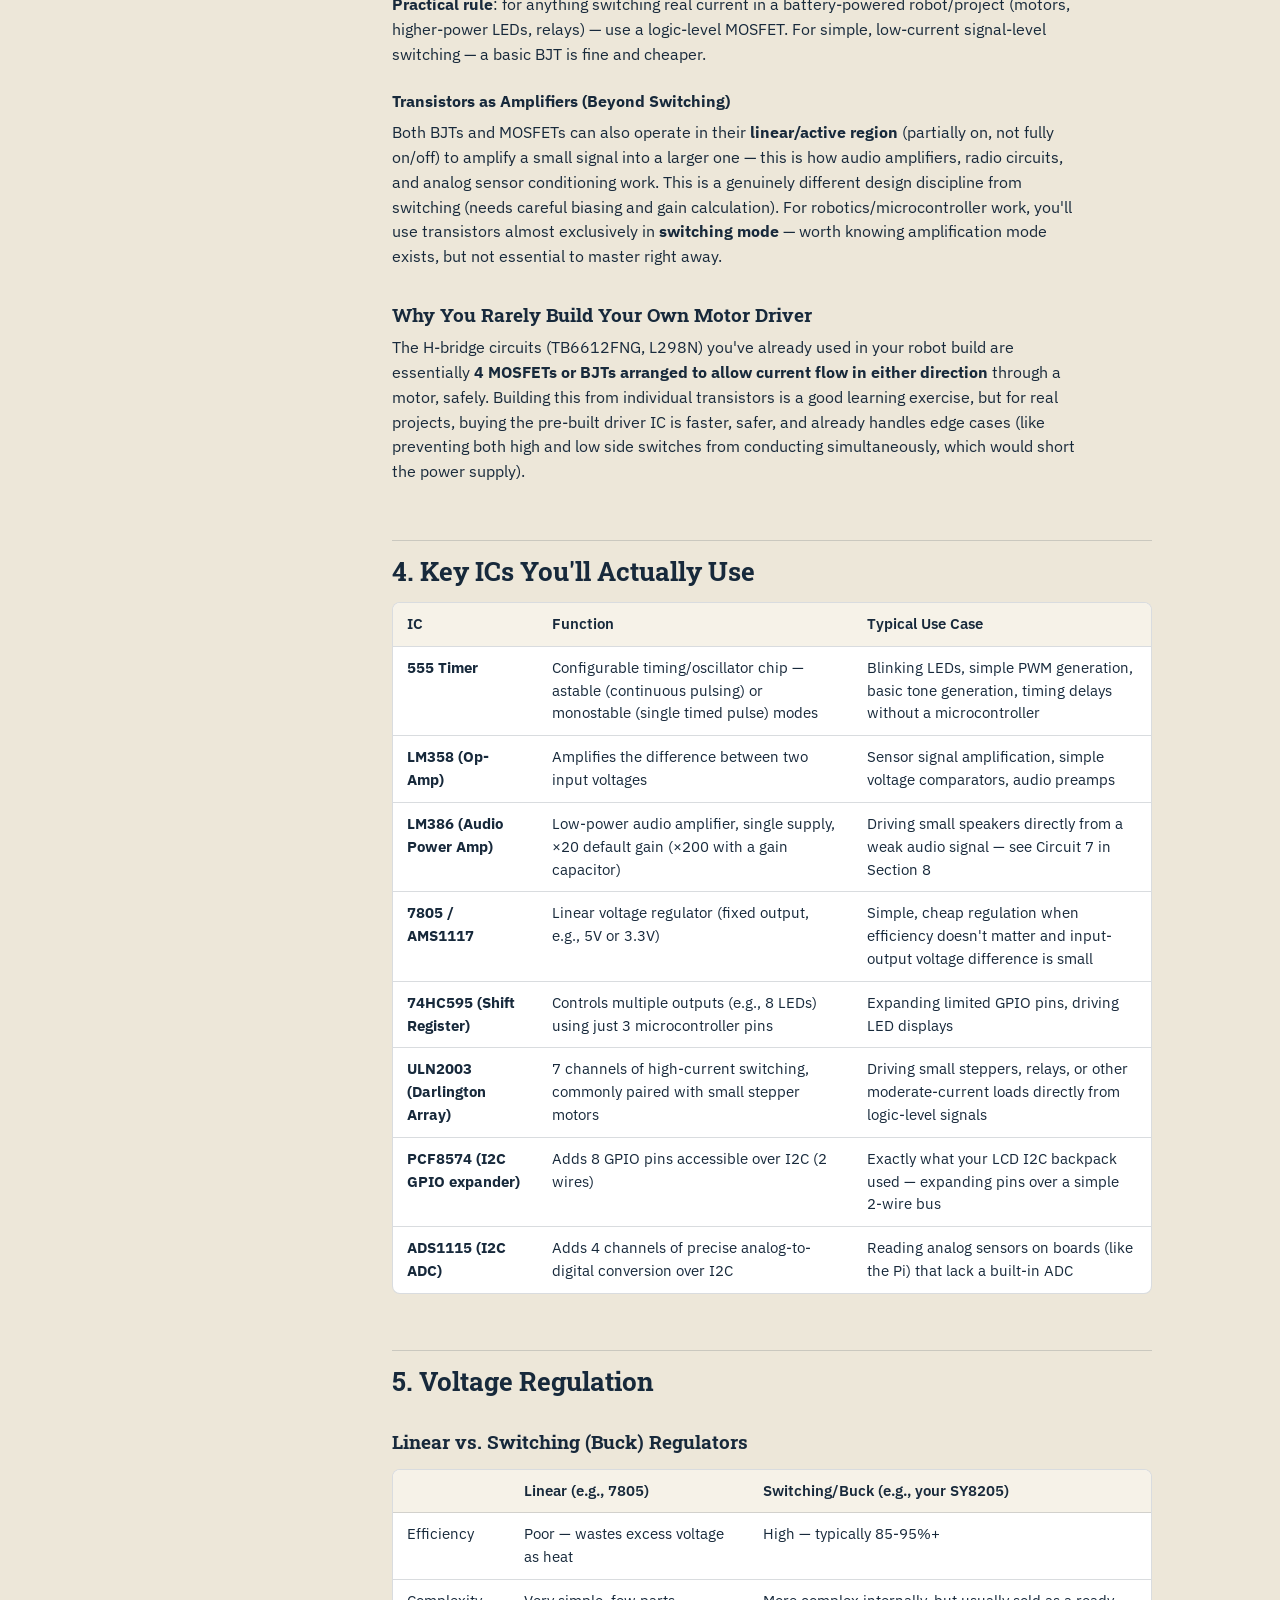
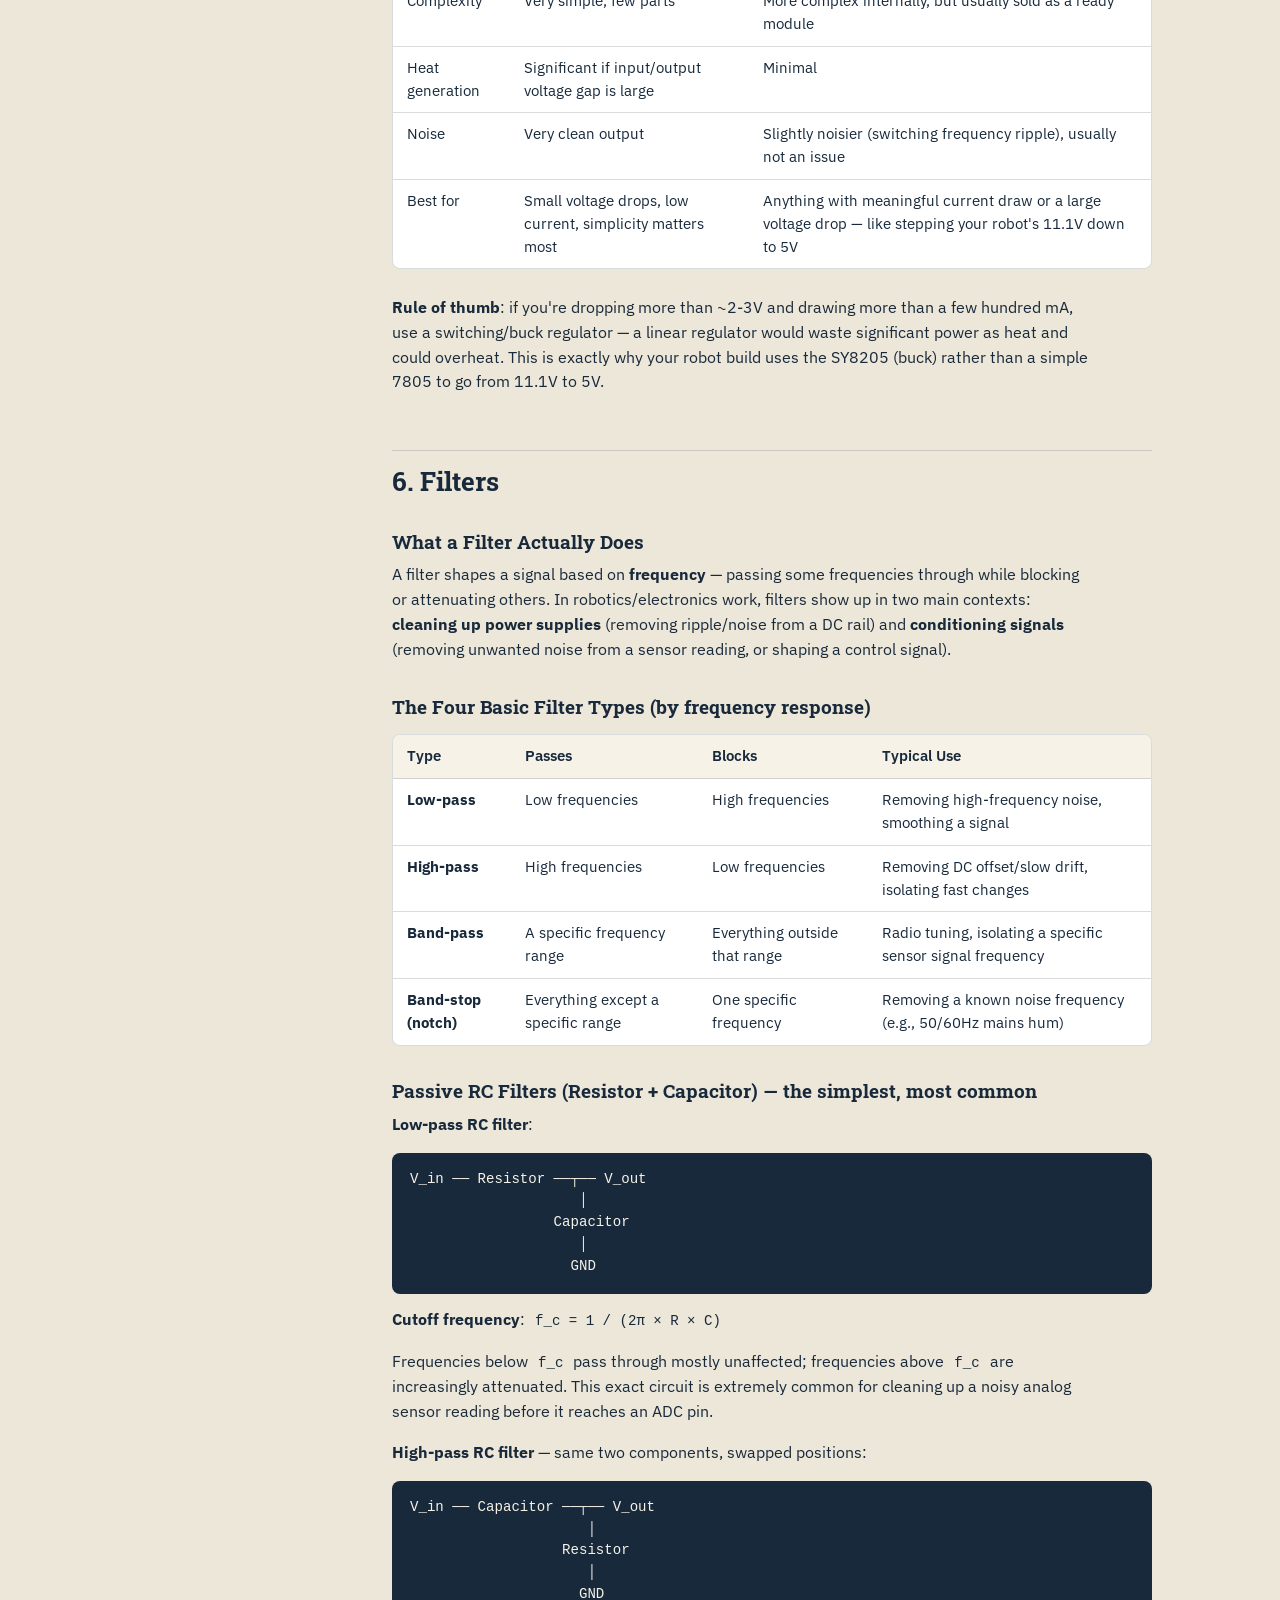
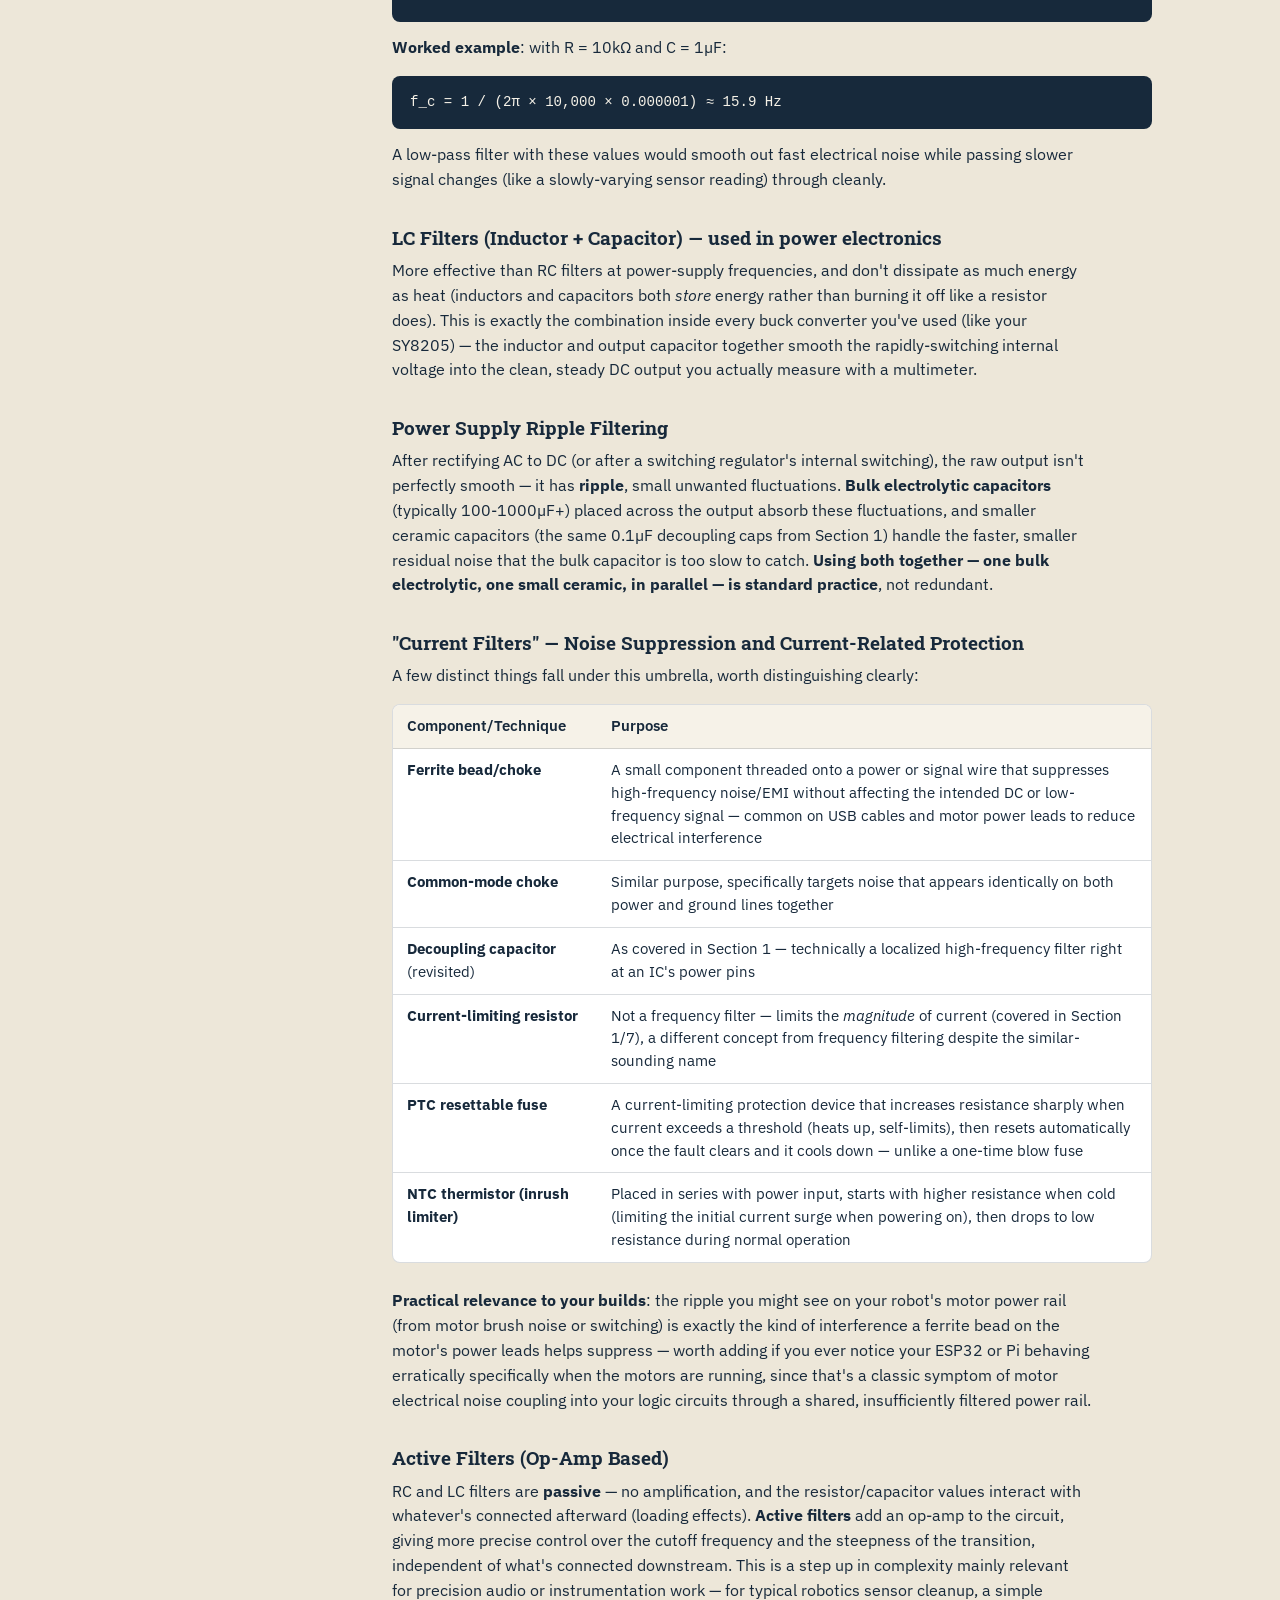
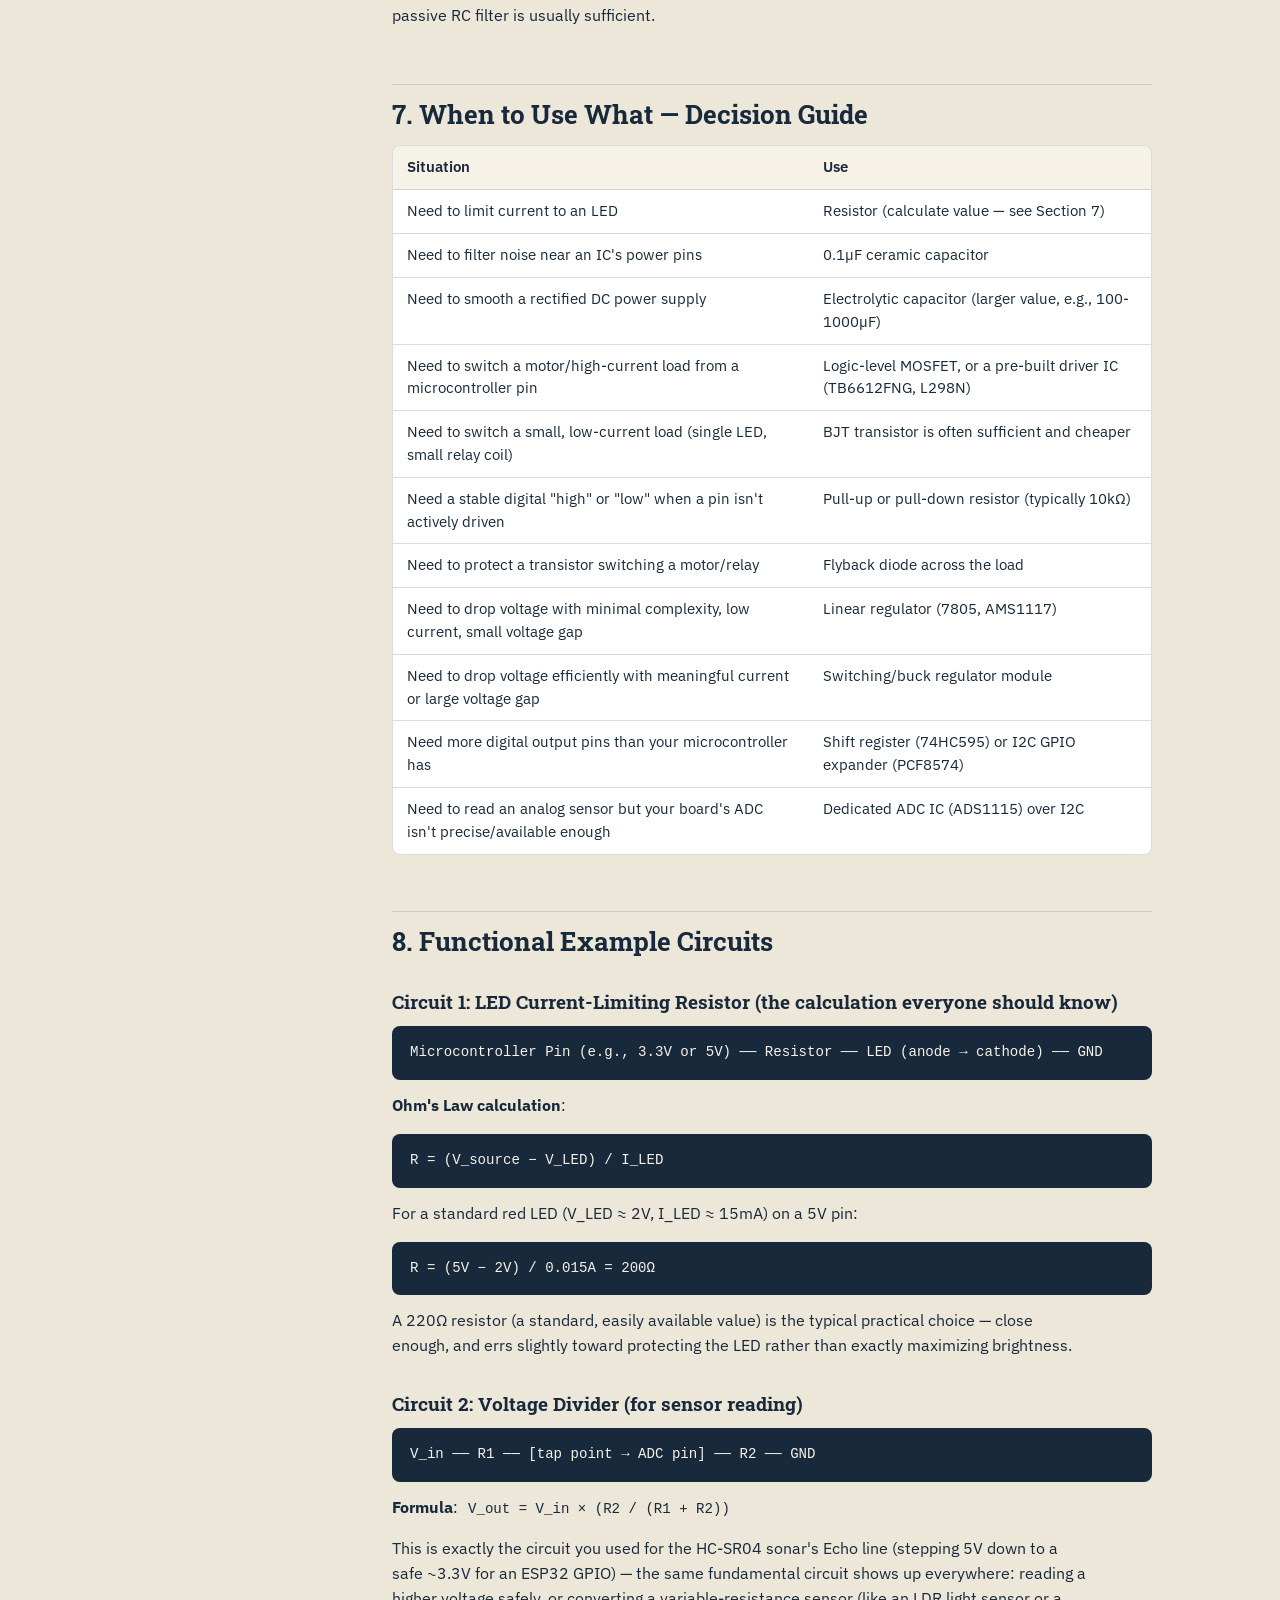
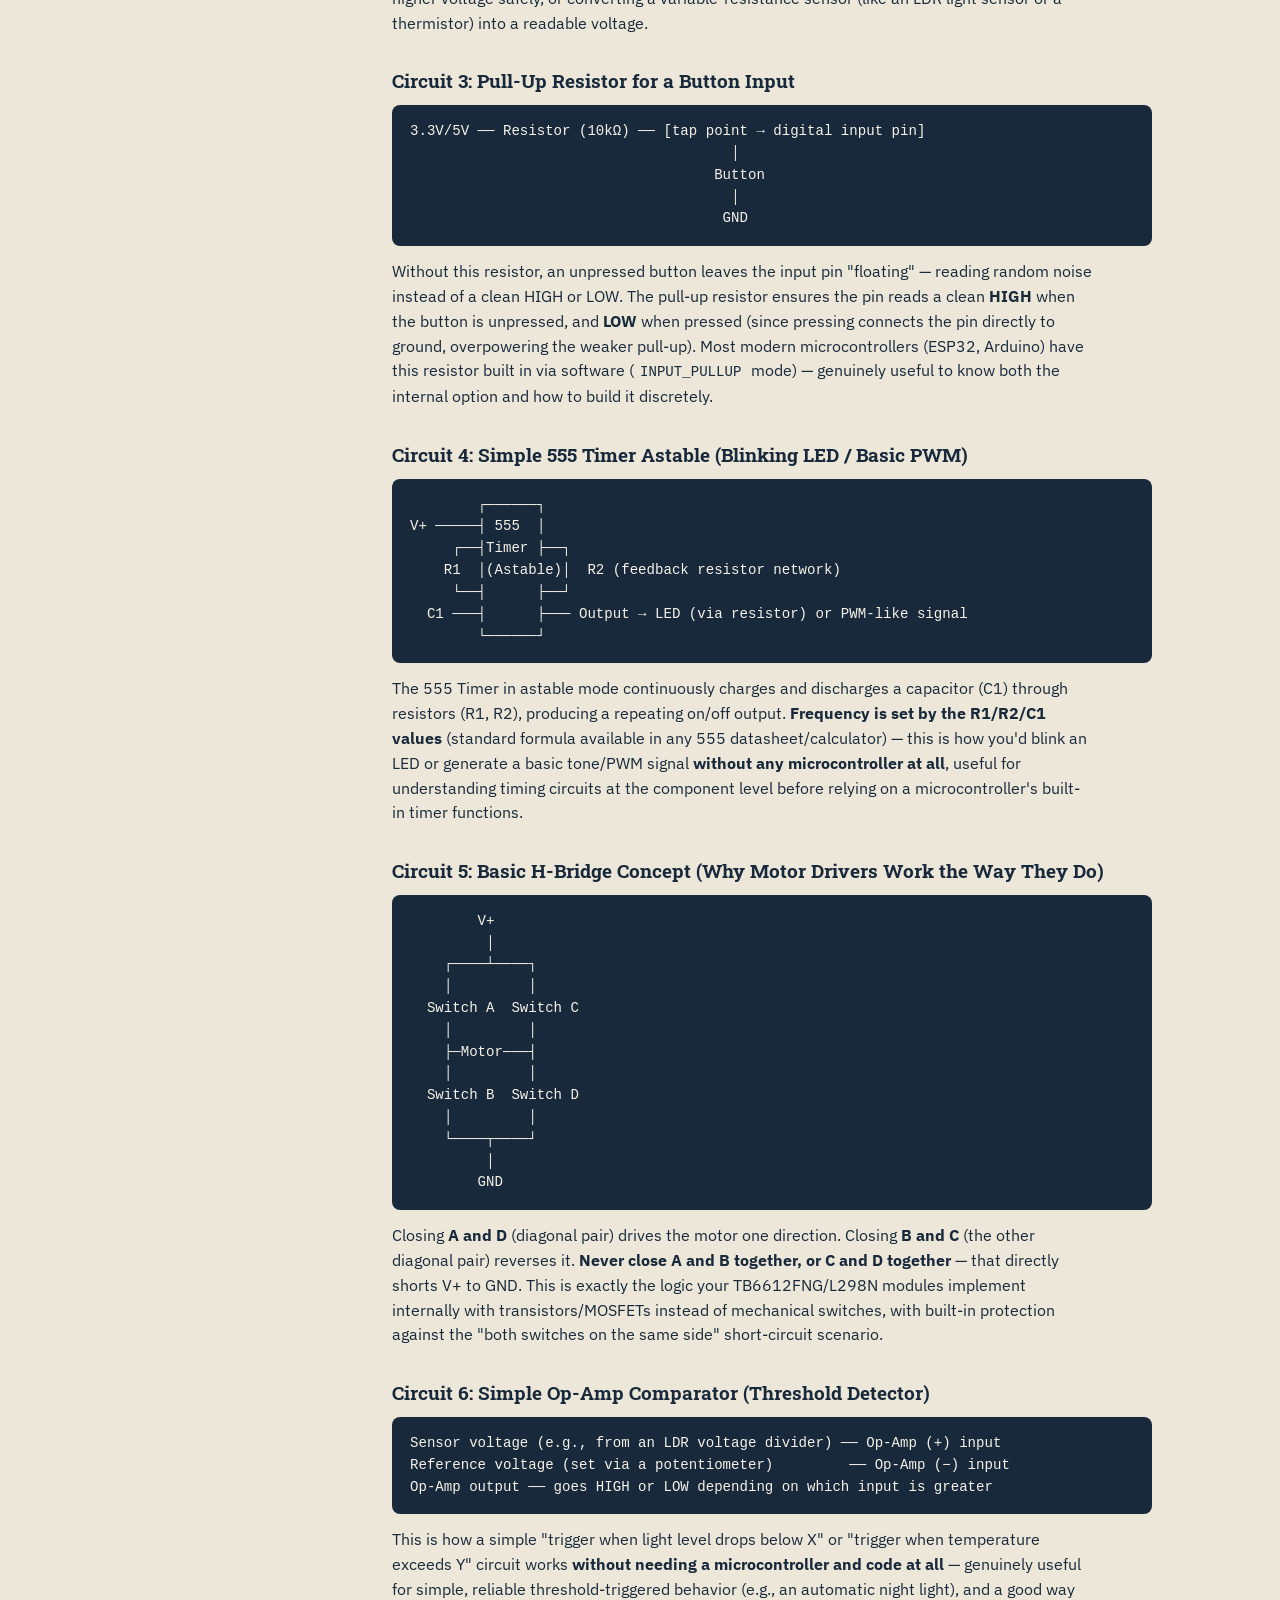
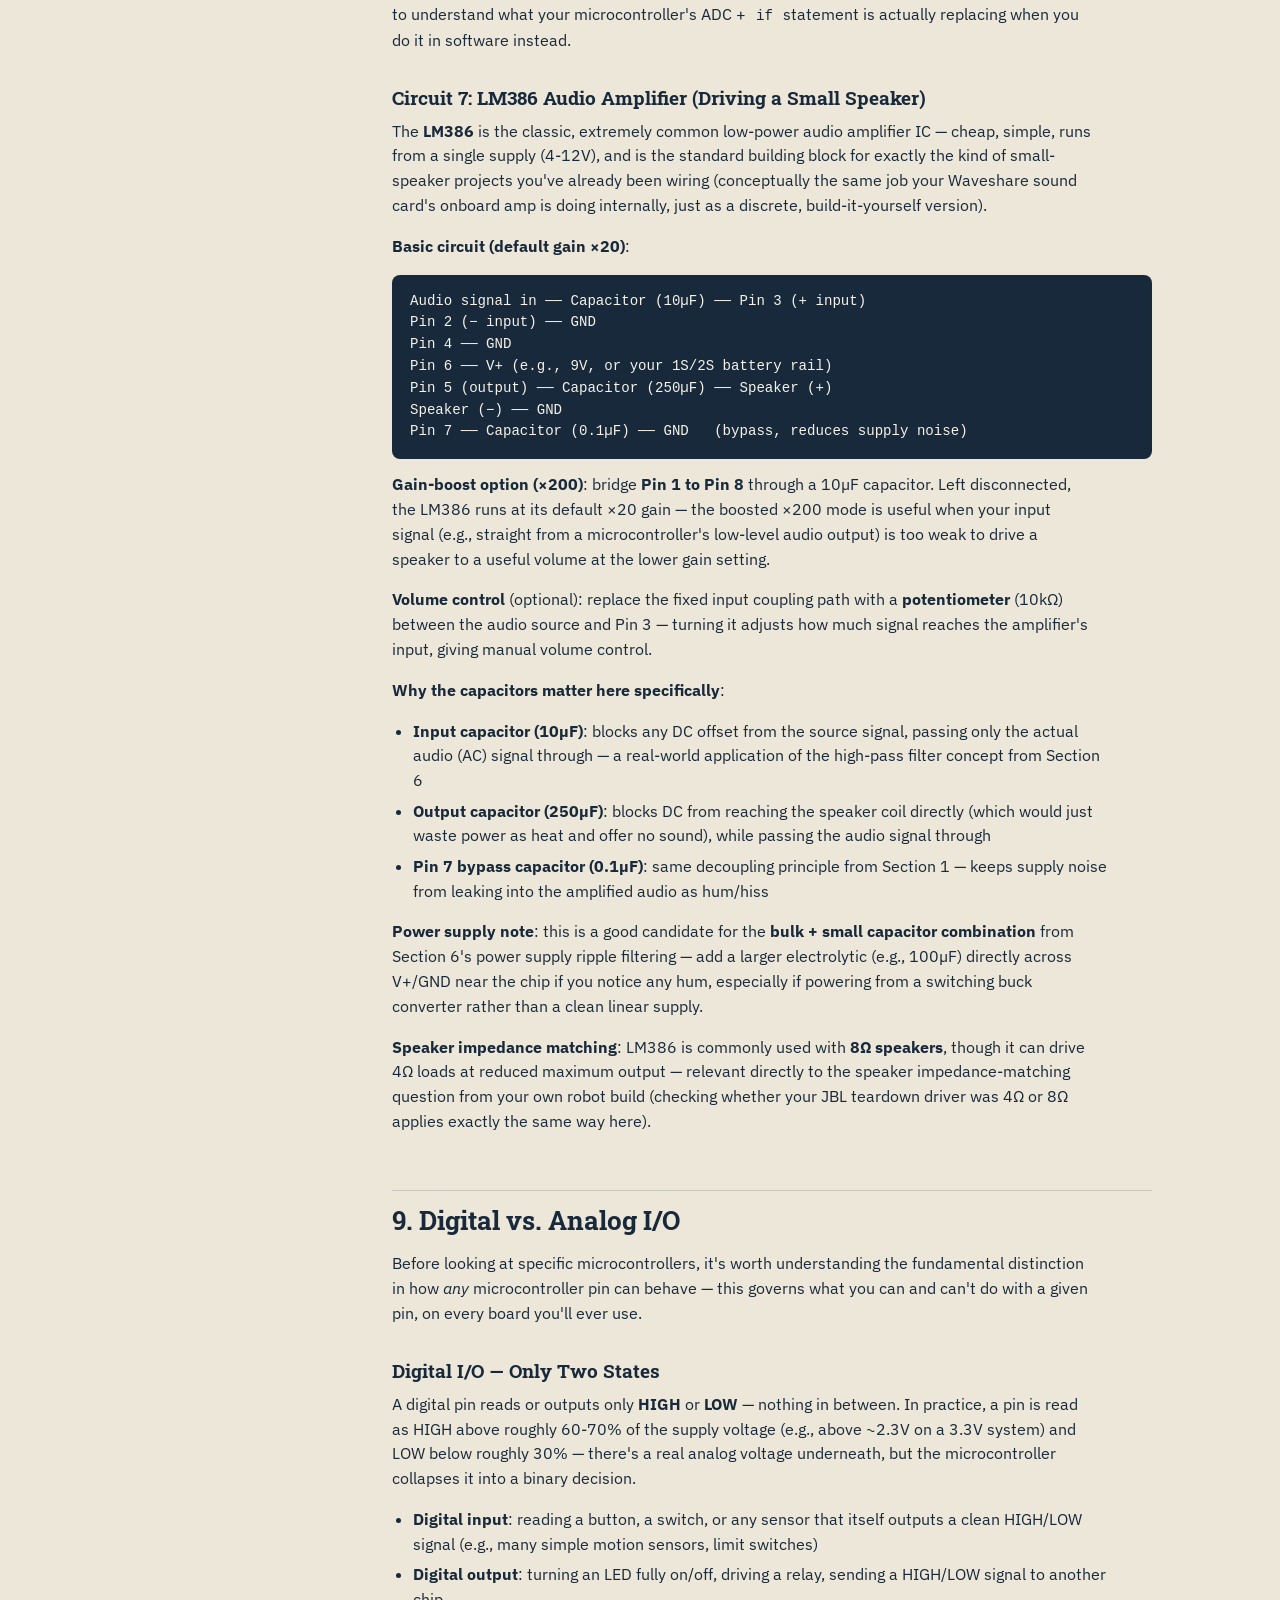
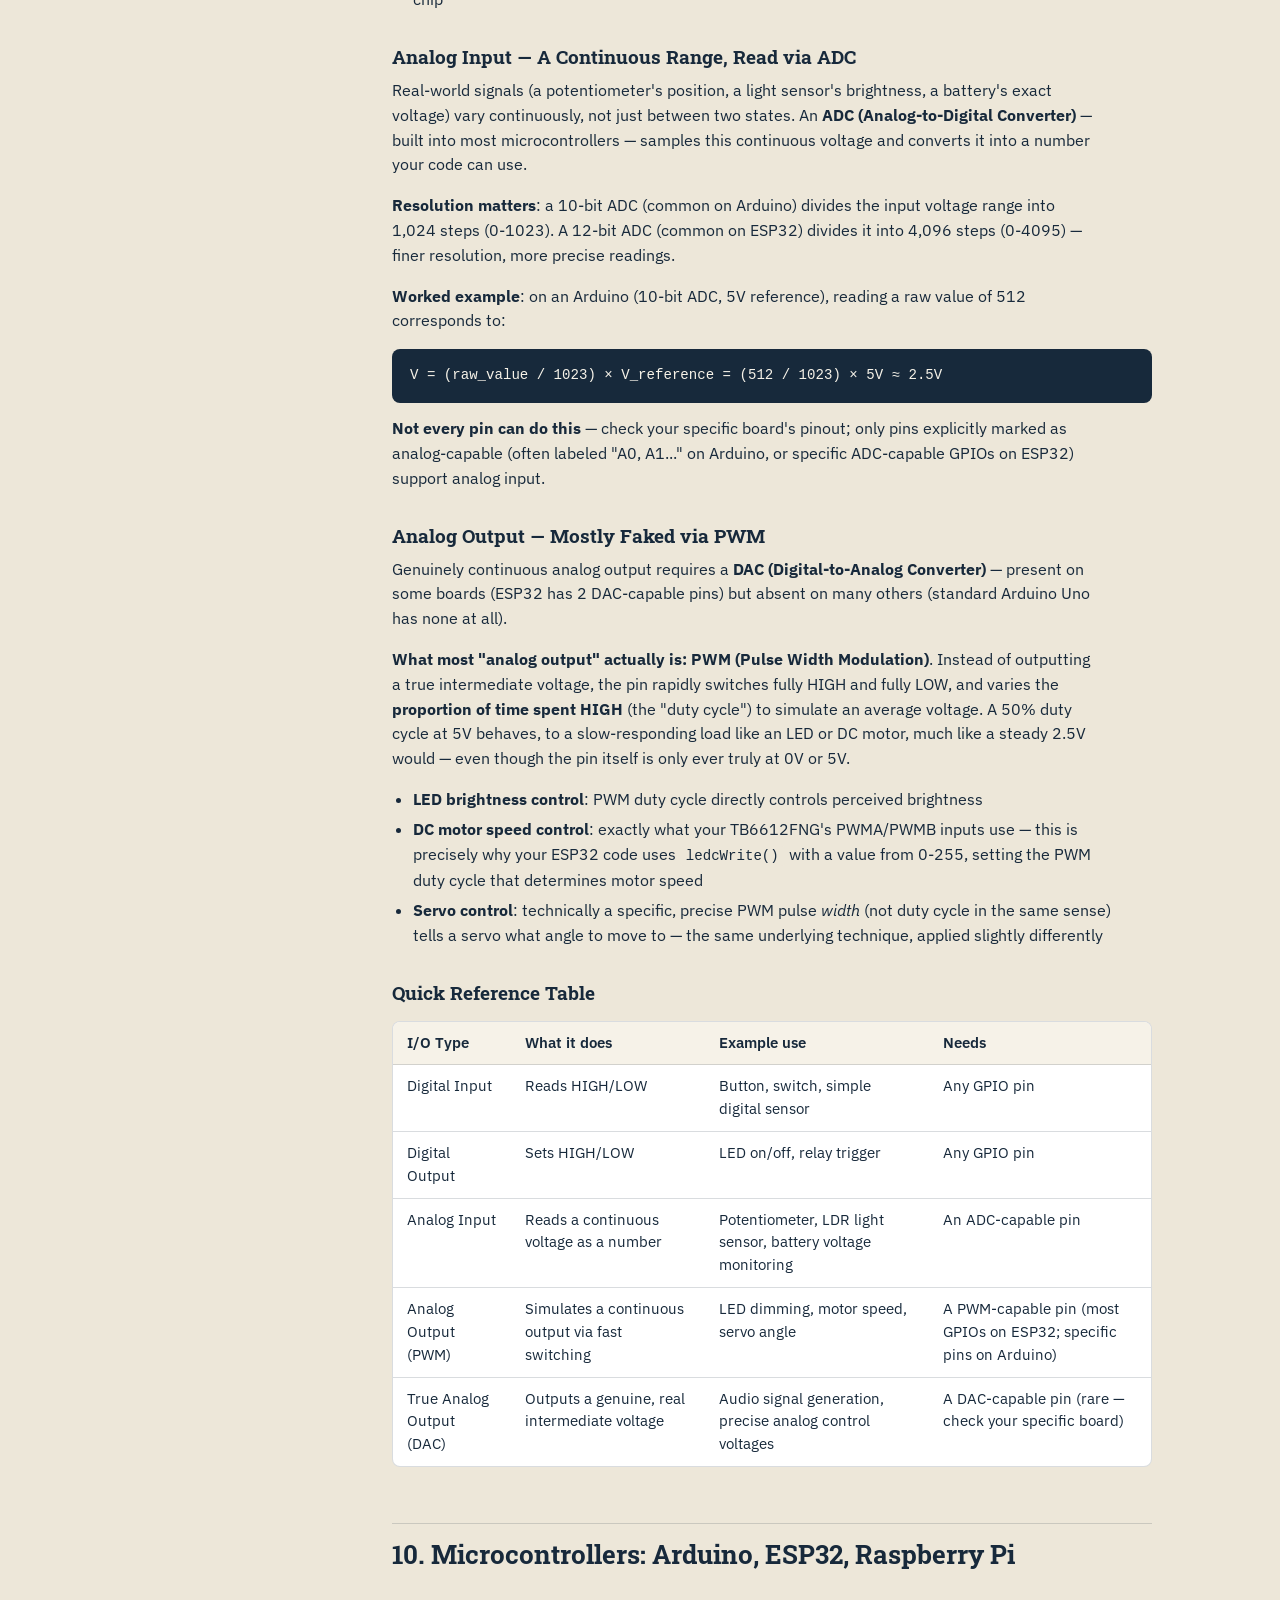
<file: electronics-fundamentals.html>
<!DOCTYPE html>
<html lang="en">
<head>
<meta charset="UTF-8">
<meta name="viewport" content="width=device-width, initial-scale=1.0">
<title>Electronics Fundamentals — Tinker Tribe</title>
<meta name="description" content="Resistors, capacitors, transistors, regulators and filters — plus seven example circuits every builder should know.">
<link rel="preconnect" href="https://fonts.googleapis.com">
<link rel="preconnect" href="https://fonts.gstatic.com" crossorigin>
<link href="https://fonts.googleapis.com/css2?family=Roboto+Slab:wght@400;600;700&family=IBM+Plex+Sans:wght@400;500;600&display=swap" rel="stylesheet">
<link rel="stylesheet" href="../styles.css">
<link rel="icon" type="image/svg+xml" href="../tinkertribe-mark.svg">
<script data-goatcounter="https://tinkertribe.goatcounter.com/count" async src="//gc.zgo.at/count.js"></script>
</head>
<body>
<header class="site-header">
  <div class="wrap header-inner">
    <a href="../index.html" class="wordmark"><img src="../tinkertribe-full.svg" alt="Tinker Tribe" class="wordmark-logo"></a>
    <nav class="main-nav" id="main-nav">
      <a href="../index.html#topics">Topics</a>
      <a href="../index.html#projects">Projects</a>
      <a href="../learn/index.html">Learn</a>
      <a href="../index.html#workshops">Workshops</a>
      <a href="../index.html#join" class="nav-cta">Join a workshop</a>
    </nav>
    <button class="nav-toggle" id="nav-toggle" aria-label="Open menu" aria-expanded="false"><span></span><span></span><span></span></button>
  </div>
</header>
<main>
<section class="lesson-hero cat-robotics">
  <div class="wrap lesson-hero-grid">
   <div>
    <a class="back-link" href="index.html">← Knowledge library</a>
    <span class="project-tag">Robotics &amp; Electronics</span>
    <h1>Electronics Fundamentals</h1>
    <p class="lesson-lede">Resistors, capacitors, transistors, regulators and filters — plus seven example circuits every builder should know.</p>
    <div class="lesson-meta"><span>Beginner → Intermediate</span><span>26 min read</span><a class="btn btn-ghost btn-small" href="files/electronics-fundamentals.pdf" download data-goatcounter-click="download-electronics-fundamentals.pdf" data-goatcounter-title="Download: Electronics Fundamentals">Download PDF</a></div>
   </div>
   <img class="lesson-hero-art" src="../images/electronics.svg" alt="">
  </div>
</section>
<div class="wrap lesson-layout">
  <aside class="lesson-toc"><p class="toc-title">On this page</p><ol><li><a href="#1-passive-components">1. Passive Components</a></li><li><a href="#2-reading-component-values">2. Reading Component Values</a></li><li><a href="#3-active-components">3. Active Components</a></li><li><a href="#4-key-ics-youll-actually-use">4. Key ICs You'll Actually Use</a></li><li><a href="#5-voltage-regulation">5. Voltage Regulation</a></li><li><a href="#6-filters">6. Filters</a></li><li><a href="#7-when-to-use-what--decision-guide">7. When to Use What — Decision Guide</a></li><li><a href="#8-functional-example-circuits">8. Functional Example Circuits</a></li><li><a href="#9-digital-vs-analog-io">9. Digital vs. Analog I/O</a></li><li><a href="#10-microcontrollers-arduino-esp32-raspberry-pi">10. Microcontrollers: Arduino, ESP32, Raspberry Pi</a></li><li><a href="#11-power-supply-fundamentals">11. Power Supply Fundamentals</a></li><li><a href="#12-prototyping-tools--safety">12. Prototyping, Tools &amp; Safety</a></li><li><a href="#13-suggested-learning-path">13. Suggested Learning Path</a></li></ol></aside>
  <article class="lesson-body">
<hr />
<h2 id="1-passive-components">1. Passive Components</h2>
<h3 id="resistors">Resistors</h3>
<p>Limit current flow. Used constantly — current limiting (LEDs), pull-up/pull-down for digital pins, voltage dividers, timing (with capacitors).</p>
<p><strong>Key spec beyond resistance value</strong>: power rating (watts). A standard through-hole resistor is usually <strong>1/4W (0.25W)</strong> — fine for signal-level circuits, but check the math for anything driving real current (see Ohm's law calculations in Section 7).</p>
<h3 id="capacitors">Capacitors</h3>
<p>Store and release electrical charge. Fundamentally different uses depending on type:</p>
<div class="table-scroll"><table>
<thead>
<tr class="header">
<th>Type</th>
<th>Characteristics</th>
<th>Typical Use</th>
</tr>
</thead>
<tbody>
<tr class="odd">
<td><strong>Ceramic</strong></td>
<td>Small, cheap, no polarity, low capacitance (pF to a few µF)</td>
<td>Decoupling/filtering noise near ICs, high-frequency filtering</td>
</tr>
<tr class="even">
<td><strong>Electrolytic</strong></td>
<td>Larger capacitance (µF to thousands of µF), <strong>has polarity</strong> — reversing it can cause it to fail/vent/explode</td>
<td>Power supply smoothing, bulk energy storage</td>
</tr>
<tr class="odd">
<td><strong>Tantalum</strong></td>
<td>Compact, stable, has polarity, more expensive</td>
<td>Precision analog circuits, space-constrained designs</td>
</tr>
<tr class="even">
<td><strong>Film</strong></td>
<td>Very stable, no polarity, larger physical size for given capacitance</td>
<td>Audio circuits, timing circuits needing precision</td>
</tr>
</tbody>
</table></div>
<p><strong>Golden rule</strong>: put a small ceramic capacitor (0.1µF, often written "104") close to the power pins of <em>every</em> IC you use. This is called a <strong>decoupling capacitor</strong> — it suppresses tiny voltage spikes/noise that would otherwise cause erratic IC behavior. Skipping this is one of the most common causes of "my circuit works on the breadboard but glitches randomly."</p>
<h3 id="inductors">Inductors</h3>
<p>Resist changes in current (the opposite tendency of a capacitor, which resists changes in voltage). Less commonly hand-selected by hobbyists directly, but they're the key component inside every buck/boost converter module you've already been using (like your SY8205) — they store energy magnetically during switching to smooth the output.</p>
<h3 id="diodes">Diodes</h3>
<p>Allow current to flow in one direction only.</p>
<div class="table-scroll"><table>
<thead>
<tr class="header">
<th>Type</th>
<th>Use</th>
</tr>
</thead>
<tbody>
<tr class="odd">
<td><strong>Standard rectifier diode (1N4001-1N4007 family)</strong></td>
<td>AC-to-DC conversion, reverse-polarity protection</td>
</tr>
<tr class="even">
<td><strong>LED</strong></td>
<td>Light-emitting — always needs a current-limiting resistor in series</td>
</tr>
<tr class="odd">
<td><strong>Zener diode</strong></td>
<td>Clamps voltage at a specific level — used for simple voltage reference/protection</td>
</tr>
<tr class="even">
<td><strong>Schottky diode</strong></td>
<td>Faster switching, lower voltage drop — used in efficient power circuits, flyback protection for motors/relays</td>
</tr>
</tbody>
</table></div>
<p><strong>Flyback diode</strong>: whenever you switch a motor, relay, or any inductive load with a transistor, put a diode across the load (cathode to positive) to absorb the voltage spike generated when current suddenly stops — without this, you can destroy the switching transistor.</p>
<hr />
<h2 id="2-reading-component-values">2. Reading Component Values</h2>
<h3 id="resistor-color-code-4-band-most-common">Resistor Color Code (4-band, most common)</h3>
<p>Each band is a digit or multiplier, read left to right:</p>
<div class="table-scroll"><table>
<thead>
<tr class="header">
<th>Color</th>
<th>Digit</th>
<th>Multiplier</th>
</tr>
</thead>
<tbody>
<tr class="odd">
<td>Black</td>
<td>0</td>
<td>×1</td>
</tr>
<tr class="even">
<td>Brown</td>
<td>1</td>
<td>×10</td>
</tr>
<tr class="odd">
<td>Red</td>
<td>2</td>
<td>×100</td>
</tr>
<tr class="even">
<td>Orange</td>
<td>3</td>
<td>×1,000</td>
</tr>
<tr class="odd">
<td>Yellow</td>
<td>4</td>
<td>×10,000</td>
</tr>
<tr class="even">
<td>Green</td>
<td>5</td>
<td>×100,000</td>
</tr>
<tr class="odd">
<td>Blue</td>
<td>6</td>
<td>×1,000,000</td>
</tr>
<tr class="even">
<td>Violet</td>
<td>7</td>
<td>—</td>
</tr>
<tr class="odd">
<td>Grey</td>
<td>8</td>
<td>—</td>
</tr>
<tr class="even">
<td>White</td>
<td>9</td>
<td>—</td>
</tr>
<tr class="odd">
<td>Gold</td>
<td>—</td>
<td>×0.1 (tolerance ±5%)</td>
</tr>
<tr class="even">
<td>Silver</td>
<td>—</td>
<td>×0.01 (tolerance ±10%)</td>
</tr>
</tbody>
</table></div>
<p><strong>Example</strong>: Brown-Black-Red-Gold = 1, 0, ×100, ±5% → <strong>1,000Ω (1kΩ), 5% tolerance</strong></p>
<p>The 4th band (gold/silver/brown) is the <strong>tolerance</strong> — how much the actual value can vary from nominal. For most hobby work, 5% is fine.</p>
<h3 id="capacitor-codes">Capacitor Codes</h3>
<p><strong>Values printed directly</strong> (e.g., "10µF", "0.1µF") are self-explanatory. But small ceramic capacitors often use a <strong>3-digit code</strong>:</p>
<p><strong>First two digits = value, third digit = multiplier (in picofarads, pF)</strong></p>
<p>Example: <strong>"104"</strong> = 10 × 10⁴ pF = 100,000 pF = <strong>0.1µF</strong> (this is the standard decoupling capacitor value mentioned above)</p>
<p>Example: <strong>"475"</strong> = 47 × 10⁵ pF = 4,700,000 pF = <strong>4.7µF</strong></p>
<h3 id="smd-surface-mount-marking-basics">SMD (Surface-Mount) Marking Basics</h3>
<p>Surface-mount resistors often use a 3 or 4-digit code similar to capacitors (e.g., "103" = 10×10³ = 10,000Ω = 10kΩ). Surface-mount capacitors are frequently <strong>unmarked entirely</strong> due to size — you'll need to check the schematic/datasheet or measure with an LCR meter if you're reverse-engineering a board.</p>
<hr />
<h2 id="3-active-components">3. Active Components</h2>
<h3 id="transistors--the-basic-switchamplifier">Transistors — The Basic Switch/Amplifier</h3>
<p>A transistor is fundamentally a <strong>controllable switch/valve</strong> — a small signal at one terminal controls a much larger flow of current between the other two terminals. This single concept underlies almost all modern electronics, from a simple LED driver to the billions of transistors inside a CPU.</p>
<h4 id="bjt-bipolar-junction-transistor">BJT (Bipolar Junction Transistor)</h4>
<p><strong>3 terminals</strong>: Base, Collector, Emitter. <strong>Controlled by current</strong> — a small current into the Base allows a much larger current to flow from Collector to Emitter. The ratio between them is the <strong>hFE (current gain)</strong>, typically 100-300 for common types.</p>
<ul>
<li><strong>NPN</strong> (e.g., 2N2222, BC547) — the more common type, switches on when Base is more positive than Emitter</li>
<li><strong>PNP</strong> (e.g., 2N2907) — mirror-image type, switches on when Base is more negative than Emitter</li>
</ul>
<p><strong>Example: switching an LED that needs more current than a microcontroller pin can safely supply directly</strong> (most microcontroller pins max out around 20-40mA):</p>
<pre><code>Microcontroller pin ── Resistor (~1kΩ) ── Base
                                  Collector ── LED ── Resistor ── V+
                                  Emitter ── GND</code></pre>
<p>The small Base current (via the resistor) allows a much larger Collector-to-Emitter current to flow — the transistor does the "heavy lifting" the microcontroller pin couldn't do alone.</p>
<h4 id="mosfet-metal-oxide-semiconductor-field-effect-transistor">MOSFET (Metal-Oxide-Semiconductor Field-Effect Transistor)</h4>
<p><strong>3 terminals</strong>: Gate, Drain, Source. <strong>Controlled by voltage, not current</strong> — once the Gate reaches a threshold voltage relative to the Source, the MOSFET switches fully on and draws essentially <strong>zero continuous current</strong> to stay there (unlike a BJT, which needs continuous base current). This makes MOSFETs far more efficient for switching, especially in battery-powered projects.</p>
<ul>
<li><strong>N-channel</strong> (e.g., IRLZ44N) — far more common in hobby projects</li>
<li><strong>P-channel</strong> — less common, used in specific high-side switching situations</li>
</ul>
<p><strong>Critical detail — logic-level vs. standard</strong>: many MOSFETs (like the classic IRFZ44N) need <strong>10-12V</strong> at the gate to fully switch on — a 3.3V/5V microcontroller pin can't drive them properly, leaving them partially on and wasting power as heat. <strong>Logic-level MOSFETs</strong> (like IRLZ44N — note the "L") are specifically designed to switch fully on at 3.3V-5V, making them the correct choice for direct microcontroller control.</p>
<h4 id="bjt-vs-mosfet--when-to-pick-which">BJT vs. MOSFET — When to Pick Which</h4>
<div class="table-scroll"><table>
<thead>
<tr class="header">
<th></th>
<th>BJT</th>
<th>MOSFET (logic-level)</th>
</tr>
</thead>
<tbody>
<tr class="odd">
<td>Control signal</td>
<td>Current</td>
<td>Voltage</td>
</tr>
<tr class="even">
<td>Switching efficiency</td>
<td>Lower (continuous base current wastes some power)</td>
<td>Higher (near-zero holding current)</td>
</tr>
<tr class="odd">
<td>Good for</td>
<td>Small/simple loads, cheap and simple designs</td>
<td>Motors, higher-current loads, anything battery-efficiency-sensitive</td>
</tr>
<tr class="even">
<td>Common hobby parts</td>
<td>2N2222, BC547</td>
<td>IRLZ44N (logic-level), IRFZ44N (needs a gate driver — do not drive directly from a microcontroller pin)</td>
</tr>
</tbody>
</table></div>
<p><strong>Practical rule</strong>: for anything switching real current in a battery-powered robot/project (motors, higher-power LEDs, relays) — use a logic-level MOSFET. For simple, low-current signal-level switching — a basic BJT is fine and cheaper.</p>
<h4 id="transistors-as-amplifiers-beyond-switching">Transistors as Amplifiers (Beyond Switching)</h4>
<p>Both BJTs and MOSFETs can also operate in their <strong>linear/active region</strong> (partially on, not fully on/off) to amplify a small signal into a larger one — this is how audio amplifiers, radio circuits, and analog sensor conditioning work. This is a genuinely different design discipline from switching (needs careful biasing and gain calculation). For robotics/microcontroller work, you'll use transistors almost exclusively in <strong>switching mode</strong> — worth knowing amplification mode exists, but not essential to master right away.</p>
<h3 id="why-you-rarely-build-your-own-motor-driver">Why You Rarely Build Your Own Motor Driver</h3>
<p>The H-bridge circuits (TB6612FNG, L298N) you've already used in your robot build are essentially <strong>4 MOSFETs or BJTs arranged to allow current flow in either direction</strong> through a motor, safely. Building this from individual transistors is a good learning exercise, but for real projects, buying the pre-built driver IC is faster, safer, and already handles edge cases (like preventing both high and low side switches from conducting simultaneously, which would short the power supply).</p>
<hr />
<h2 id="4-key-ics-youll-actually-use">4. Key ICs You'll Actually Use</h2>
<div class="table-scroll"><table>
<thead>
<tr class="header">
<th>IC</th>
<th>Function</th>
<th>Typical Use Case</th>
</tr>
</thead>
<tbody>
<tr class="odd">
<td><strong>555 Timer</strong></td>
<td>Configurable timing/oscillator chip — astable (continuous pulsing) or monostable (single timed pulse) modes</td>
<td>Blinking LEDs, simple PWM generation, basic tone generation, timing delays without a microcontroller</td>
</tr>
<tr class="even">
<td><strong>LM358 (Op-Amp)</strong></td>
<td>Amplifies the difference between two input voltages</td>
<td>Sensor signal amplification, simple voltage comparators, audio preamps</td>
</tr>
<tr class="odd">
<td><strong>LM386 (Audio Power Amp)</strong></td>
<td>Low-power audio amplifier, single supply, ×20 default gain (×200 with a gain capacitor)</td>
<td>Driving small speakers directly from a weak audio signal — see Circuit 7 in Section 8</td>
</tr>
<tr class="even">
<td><strong>7805 / AMS1117</strong></td>
<td>Linear voltage regulator (fixed output, e.g., 5V or 3.3V)</td>
<td>Simple, cheap regulation when efficiency doesn't matter and input-output voltage difference is small</td>
</tr>
<tr class="odd">
<td><strong>74HC595 (Shift Register)</strong></td>
<td>Controls multiple outputs (e.g., 8 LEDs) using just 3 microcontroller pins</td>
<td>Expanding limited GPIO pins, driving LED displays</td>
</tr>
<tr class="even">
<td><strong>ULN2003 (Darlington Array)</strong></td>
<td>7 channels of high-current switching, commonly paired with small stepper motors</td>
<td>Driving small steppers, relays, or other moderate-current loads directly from logic-level signals</td>
</tr>
<tr class="odd">
<td><strong>PCF8574 (I2C GPIO expander)</strong></td>
<td>Adds 8 GPIO pins accessible over I2C (2 wires)</td>
<td>Exactly what your LCD I2C backpack used — expanding pins over a simple 2-wire bus</td>
</tr>
<tr class="even">
<td><strong>ADS1115 (I2C ADC)</strong></td>
<td>Adds 4 channels of precise analog-to-digital conversion over I2C</td>
<td>Reading analog sensors on boards (like the Pi) that lack a built-in ADC</td>
</tr>
</tbody>
</table></div>
<hr />
<h2 id="5-voltage-regulation">5. Voltage Regulation</h2>
<h3 id="linear-vs-switching-buck-regulators">Linear vs. Switching (Buck) Regulators</h3>
<div class="table-scroll"><table>
<thead>
<tr class="header">
<th></th>
<th>Linear (e.g., 7805)</th>
<th>Switching/Buck (e.g., your SY8205)</th>
</tr>
</thead>
<tbody>
<tr class="odd">
<td>Efficiency</td>
<td>Poor — wastes excess voltage as heat</td>
<td>High — typically 85-95%+</td>
</tr>
<tr class="even">
<td>Complexity</td>
<td>Very simple, few parts</td>
<td>More complex internally, but usually sold as a ready module</td>
</tr>
<tr class="odd">
<td>Heat generation</td>
<td>Significant if input/output voltage gap is large</td>
<td>Minimal</td>
</tr>
<tr class="even">
<td>Noise</td>
<td>Very clean output</td>
<td>Slightly noisier (switching frequency ripple), usually not an issue</td>
</tr>
<tr class="odd">
<td>Best for</td>
<td>Small voltage drops, low current, simplicity matters most</td>
<td>Anything with meaningful current draw or a large voltage drop — like stepping your robot's 11.1V down to 5V</td>
</tr>
</tbody>
</table></div>
<p><strong>Rule of thumb</strong>: if you're dropping more than ~2-3V and drawing more than a few hundred mA, use a switching/buck regulator — a linear regulator would waste significant power as heat and could overheat. This is exactly why your robot build uses the SY8205 (buck) rather than a simple 7805 to go from 11.1V to 5V.</p>
<hr />
<h2 id="6-filters">6. Filters</h2>
<h3 id="what-a-filter-actually-does">What a Filter Actually Does</h3>
<p>A filter shapes a signal based on <strong>frequency</strong> — passing some frequencies through while blocking or attenuating others. In robotics/electronics work, filters show up in two main contexts: <strong>cleaning up power supplies</strong> (removing ripple/noise from a DC rail) and <strong>conditioning signals</strong> (removing unwanted noise from a sensor reading, or shaping a control signal).</p>
<h3 id="the-four-basic-filter-types-by-frequency-response">The Four Basic Filter Types (by frequency response)</h3>
<div class="table-scroll"><table>
<thead>
<tr class="header">
<th>Type</th>
<th>Passes</th>
<th>Blocks</th>
<th>Typical Use</th>
</tr>
</thead>
<tbody>
<tr class="odd">
<td><strong>Low-pass</strong></td>
<td>Low frequencies</td>
<td>High frequencies</td>
<td>Removing high-frequency noise, smoothing a signal</td>
</tr>
<tr class="even">
<td><strong>High-pass</strong></td>
<td>High frequencies</td>
<td>Low frequencies</td>
<td>Removing DC offset/slow drift, isolating fast changes</td>
</tr>
<tr class="odd">
<td><strong>Band-pass</strong></td>
<td>A specific frequency range</td>
<td>Everything outside that range</td>
<td>Radio tuning, isolating a specific sensor signal frequency</td>
</tr>
<tr class="even">
<td><strong>Band-stop (notch)</strong></td>
<td>Everything except a specific range</td>
<td>One specific frequency</td>
<td>Removing a known noise frequency (e.g., 50/60Hz mains hum)</td>
</tr>
</tbody>
</table></div>
<h3 id="passive-rc-filters-resistor--capacitor--the-simplest-most-common">Passive RC Filters (Resistor + Capacitor) — the simplest, most common</h3>
<p><strong>Low-pass RC filter</strong>:</p>
<pre><code>V_in ── Resistor ──┬── V_out
                    │
                 Capacitor
                    │
                   GND</code></pre>
<p><strong>Cutoff frequency</strong>: <code>f_c = 1 / (2π × R × C)</code></p>
<p>Frequencies below <code>f_c</code> pass through mostly unaffected; frequencies above <code>f_c</code> are increasingly attenuated. This exact circuit is extremely common for cleaning up a noisy analog sensor reading before it reaches an ADC pin.</p>
<p><strong>High-pass RC filter</strong> — same two components, swapped positions:</p>
<pre><code>V_in ── Capacitor ──┬── V_out
                     │
                  Resistor
                     │
                    GND</code></pre>
<p><strong>Worked example</strong>: with R = 10kΩ and C = 1µF:</p>
<pre><code>f_c = 1 / (2π × 10,000 × 0.000001) ≈ 15.9 Hz</code></pre>
<p>A low-pass filter with these values would smooth out fast electrical noise while passing slower signal changes (like a slowly-varying sensor reading) through cleanly.</p>
<h3 id="lc-filters-inductor--capacitor--used-in-power-electronics">LC Filters (Inductor + Capacitor) — used in power electronics</h3>
<p>More effective than RC filters at power-supply frequencies, and don't dissipate as much energy as heat (inductors and capacitors both <em>store</em> energy rather than burning it off like a resistor does). This is exactly the combination inside every buck converter you've used (like your SY8205) — the inductor and output capacitor together smooth the rapidly-switching internal voltage into the clean, steady DC output you actually measure with a multimeter.</p>
<h3 id="power-supply-ripple-filtering">Power Supply Ripple Filtering</h3>
<p>After rectifying AC to DC (or after a switching regulator's internal switching), the raw output isn't perfectly smooth — it has <strong>ripple</strong>, small unwanted fluctuations. <strong>Bulk electrolytic capacitors</strong> (typically 100-1000µF+) placed across the output absorb these fluctuations, and smaller ceramic capacitors (the same 0.1µF decoupling caps from Section 1) handle the faster, smaller residual noise that the bulk capacitor is too slow to catch. <strong>Using both together — one bulk electrolytic, one small ceramic, in parallel — is standard practice</strong>, not redundant.</p>
<h3 id="current-filters--noise-suppression-and-current-related-protection">"Current Filters" — Noise Suppression and Current-Related Protection</h3>
<p>A few distinct things fall under this umbrella, worth distinguishing clearly:</p>
<div class="table-scroll"><table>
<thead>
<tr class="header">
<th>Component/Technique</th>
<th>Purpose</th>
</tr>
</thead>
<tbody>
<tr class="odd">
<td><strong>Ferrite bead/choke</strong></td>
<td>A small component threaded onto a power or signal wire that suppresses high-frequency noise/EMI without affecting the intended DC or low-frequency signal — common on USB cables and motor power leads to reduce electrical interference</td>
</tr>
<tr class="even">
<td><strong>Common-mode choke</strong></td>
<td>Similar purpose, specifically targets noise that appears identically on both power and ground lines together</td>
</tr>
<tr class="odd">
<td><strong>Decoupling capacitor</strong> (revisited)</td>
<td>As covered in Section 1 — technically a localized high-frequency filter right at an IC's power pins</td>
</tr>
<tr class="even">
<td><strong>Current-limiting resistor</strong></td>
<td>Not a frequency filter — limits the <em>magnitude</em> of current (covered in Section 1/7), a different concept from frequency filtering despite the similar-sounding name</td>
</tr>
<tr class="odd">
<td><strong>PTC resettable fuse</strong></td>
<td>A current-limiting protection device that increases resistance sharply when current exceeds a threshold (heats up, self-limits), then resets automatically once the fault clears and it cools down — unlike a one-time blow fuse</td>
</tr>
<tr class="even">
<td><strong>NTC thermistor (inrush limiter)</strong></td>
<td>Placed in series with power input, starts with higher resistance when cold (limiting the initial current surge when powering on), then drops to low resistance during normal operation</td>
</tr>
</tbody>
</table></div>
<p><strong>Practical relevance to your builds</strong>: the ripple you might see on your robot's motor power rail (from motor brush noise or switching) is exactly the kind of interference a ferrite bead on the motor's power leads helps suppress — worth adding if you ever notice your ESP32 or Pi behaving erratically specifically when the motors are running, since that's a classic symptom of motor electrical noise coupling into your logic circuits through a shared, insufficiently filtered power rail.</p>
<h3 id="active-filters-op-amp-based">Active Filters (Op-Amp Based)</h3>
<p>RC and LC filters are <strong>passive</strong> — no amplification, and the resistor/capacitor values interact with whatever's connected afterward (loading effects). <strong>Active filters</strong> add an op-amp to the circuit, giving more precise control over the cutoff frequency and the steepness of the transition, independent of what's connected downstream. This is a step up in complexity mainly relevant for precision audio or instrumentation work — for typical robotics sensor cleanup, a simple passive RC filter is usually sufficient.</p>
<h2 id="7-when-to-use-what--decision-guide">7. When to Use What — Decision Guide</h2>
<div class="table-scroll"><table>
<thead>
<tr class="header">
<th>Situation</th>
<th>Use</th>
</tr>
</thead>
<tbody>
<tr class="odd">
<td>Need to limit current to an LED</td>
<td>Resistor (calculate value — see Section 7)</td>
</tr>
<tr class="even">
<td>Need to filter noise near an IC's power pins</td>
<td>0.1µF ceramic capacitor</td>
</tr>
<tr class="odd">
<td>Need to smooth a rectified DC power supply</td>
<td>Electrolytic capacitor (larger value, e.g., 100-1000µF)</td>
</tr>
<tr class="even">
<td>Need to switch a motor/high-current load from a microcontroller pin</td>
<td>Logic-level MOSFET, or a pre-built driver IC (TB6612FNG, L298N)</td>
</tr>
<tr class="odd">
<td>Need to switch a small, low-current load (single LED, small relay coil)</td>
<td>BJT transistor is often sufficient and cheaper</td>
</tr>
<tr class="even">
<td>Need a stable digital "high" or "low" when a pin isn't actively driven</td>
<td>Pull-up or pull-down resistor (typically 10kΩ)</td>
</tr>
<tr class="odd">
<td>Need to protect a transistor switching a motor/relay</td>
<td>Flyback diode across the load</td>
</tr>
<tr class="even">
<td>Need to drop voltage with minimal complexity, low current, small voltage gap</td>
<td>Linear regulator (7805, AMS1117)</td>
</tr>
<tr class="odd">
<td>Need to drop voltage efficiently with meaningful current or large voltage gap</td>
<td>Switching/buck regulator module</td>
</tr>
<tr class="even">
<td>Need more digital output pins than your microcontroller has</td>
<td>Shift register (74HC595) or I2C GPIO expander (PCF8574)</td>
</tr>
<tr class="odd">
<td>Need to read an analog sensor but your board's ADC isn't precise/available enough</td>
<td>Dedicated ADC IC (ADS1115) over I2C</td>
</tr>
</tbody>
</table></div>
<hr />
<h2 id="8-functional-example-circuits">8. Functional Example Circuits</h2>
<h3 id="circuit-1-led-current-limiting-resistor-the-calculation-everyone-should-know">Circuit 1: LED Current-Limiting Resistor (the calculation everyone should know)</h3>
<pre><code>Microcontroller Pin (e.g., 3.3V or 5V) ── Resistor ── LED (anode → cathode) ── GND</code></pre>
<p><strong>Ohm's Law calculation</strong>:</p>
<pre><code>R = (V_source − V_LED) / I_LED</code></pre>
<p>For a standard red LED (V_LED ≈ 2V, I_LED ≈ 15mA) on a 5V pin:</p>
<pre><code>R = (5V − 2V) / 0.015A = 200Ω</code></pre>
<p>A 220Ω resistor (a standard, easily available value) is the typical practical choice — close enough, and errs slightly toward protecting the LED rather than exactly maximizing brightness.</p>
<h3 id="circuit-2-voltage-divider-for-sensor-reading">Circuit 2: Voltage Divider (for sensor reading)</h3>
<pre><code>V_in ── R1 ── [tap point → ADC pin] ── R2 ── GND</code></pre>
<p><strong>Formula</strong>: <code>V_out = V_in × (R2 / (R1 + R2))</code></p>
<p>This is exactly the circuit you used for the HC-SR04 sonar's Echo line (stepping 5V down to a safe ~3.3V for an ESP32 GPIO) — the same fundamental circuit shows up everywhere: reading a higher voltage safely, or converting a variable-resistance sensor (like an LDR light sensor or a thermistor) into a readable voltage.</p>
<h3 id="circuit-3-pull-up-resistor-for-a-button-input">Circuit 3: Pull-Up Resistor for a Button Input</h3>
<pre><code>3.3V/5V ── Resistor (10kΩ) ── [tap point → digital input pin]
                                      │
                                    Button
                                      │
                                     GND</code></pre>
<p>Without this resistor, an unpressed button leaves the input pin "floating" — reading random noise instead of a clean HIGH or LOW. The pull-up resistor ensures the pin reads a clean <strong>HIGH</strong> when the button is unpressed, and <strong>LOW</strong> when pressed (since pressing connects the pin directly to ground, overpowering the weaker pull-up). Most modern microcontrollers (ESP32, Arduino) have this resistor built in via software (<code>INPUT_PULLUP</code> mode) — genuinely useful to know both the internal option and how to build it discretely.</p>
<h3 id="circuit-4-simple-555-timer-astable-blinking-led--basic-pwm">Circuit 4: Simple 555 Timer Astable (Blinking LED / Basic PWM)</h3>
<pre><code>        ┌──────┐
V+ ─────┤ 555  │
     ┌──┤Timer ├──┐
    R1  │(Astable)│  R2 (feedback resistor network)
     └──┤      ├──┘
  C1 ───┤      ├─── Output → LED (via resistor) or PWM-like signal
        └──────┘</code></pre>
<p>The 555 Timer in astable mode continuously charges and discharges a capacitor (C1) through resistors (R1, R2), producing a repeating on/off output. <strong>Frequency is set by the R1/R2/C1 values</strong> (standard formula available in any 555 datasheet/calculator) — this is how you'd blink an LED or generate a basic tone/PWM signal <strong>without any microcontroller at all</strong>, useful for understanding timing circuits at the component level before relying on a microcontroller's built-in timer functions.</p>
<h3 id="circuit-5-basic-h-bridge-concept-why-motor-drivers-work-the-way-they-do">Circuit 5: Basic H-Bridge Concept (Why Motor Drivers Work the Way They Do)</h3>
<pre><code>        V+
         │
    ┌────┴────┐
    │         │
  Switch A  Switch C
    │         │
    ├─Motor───┤
    │         │
  Switch B  Switch D
    │         │
    └────┬────┘
         │
        GND</code></pre>
<p>Closing <strong>A and D</strong> (diagonal pair) drives the motor one direction. Closing <strong>B and C</strong> (the other diagonal pair) reverses it. <strong>Never close A and B together, or C and D together</strong> — that directly shorts V+ to GND. This is exactly the logic your TB6612FNG/L298N modules implement internally with transistors/MOSFETs instead of mechanical switches, with built-in protection against the "both switches on the same side" short-circuit scenario.</p>
<h3 id="circuit-6-simple-op-amp-comparator-threshold-detector">Circuit 6: Simple Op-Amp Comparator (Threshold Detector)</h3>
<pre><code>Sensor voltage (e.g., from an LDR voltage divider) ── Op-Amp (+) input
Reference voltage (set via a potentiometer)         ── Op-Amp (−) input
Op-Amp output ── goes HIGH or LOW depending on which input is greater</code></pre>
<p>This is how a simple "trigger when light level drops below X" or "trigger when temperature exceeds Y" circuit works <strong>without needing a microcontroller and code at all</strong> — genuinely useful for simple, reliable threshold-triggered behavior (e.g., an automatic night light), and a good way to understand what your microcontroller's ADC + <code>if</code> statement is actually replacing when you do it in software instead.</p>
<h3 id="circuit-7-lm386-audio-amplifier-driving-a-small-speaker">Circuit 7: LM386 Audio Amplifier (Driving a Small Speaker)</h3>
<p>The <strong>LM386</strong> is the classic, extremely common low-power audio amplifier IC — cheap, simple, runs from a single supply (4-12V), and is the standard building block for exactly the kind of small-speaker projects you've already been wiring (conceptually the same job your Waveshare sound card's onboard amp is doing internally, just as a discrete, build-it-yourself version).</p>
<p><strong>Basic circuit (default gain ×20)</strong>:</p>
<pre><code>Audio signal in ── Capacitor (10µF) ── Pin 3 (+ input)
Pin 2 (− input) ── GND
Pin 4 ── GND
Pin 6 ── V+ (e.g., 9V, or your 1S/2S battery rail)
Pin 5 (output) ── Capacitor (250µF) ── Speaker (+) 
Speaker (−) ── GND
Pin 7 ── Capacitor (0.1µF) ── GND   (bypass, reduces supply noise)</code></pre>
<p><strong>Gain-boost option (×200)</strong>: bridge <strong>Pin 1 to Pin 8</strong> through a 10µF capacitor. Left disconnected, the LM386 runs at its default ×20 gain — the boosted ×200 mode is useful when your input signal (e.g., straight from a microcontroller's low-level audio output) is too weak to drive a speaker to a useful volume at the lower gain setting.</p>
<p><strong>Volume control</strong> (optional): replace the fixed input coupling path with a <strong>potentiometer</strong> (10kΩ) between the audio source and Pin 3 — turning it adjusts how much signal reaches the amplifier's input, giving manual volume control.</p>
<p><strong>Why the capacitors matter here specifically</strong>:</p>
<ul>
<li><strong>Input capacitor (10µF)</strong>: blocks any DC offset from the source signal, passing only the actual audio (AC) signal through — a real-world application of the high-pass filter concept from Section 6</li>
<li><strong>Output capacitor (250µF)</strong>: blocks DC from reaching the speaker coil directly (which would just waste power as heat and offer no sound), while passing the audio signal through</li>
<li><strong>Pin 7 bypass capacitor (0.1µF)</strong>: same decoupling principle from Section 1 — keeps supply noise from leaking into the amplified audio as hum/hiss</li>
</ul>
<p><strong>Power supply note</strong>: this is a good candidate for the <strong>bulk + small capacitor combination</strong> from Section 6's power supply ripple filtering — add a larger electrolytic (e.g., 100µF) directly across V+/GND near the chip if you notice any hum, especially if powering from a switching buck converter rather than a clean linear supply.</p>
<p><strong>Speaker impedance matching</strong>: LM386 is commonly used with <strong>8Ω speakers</strong>, though it can drive 4Ω loads at reduced maximum output — relevant directly to the speaker impedance-matching question from your own robot build (checking whether your JBL teardown driver was 4Ω or 8Ω applies exactly the same way here).</p>
<hr />
<h2 id="9-digital-vs-analog-io">9. Digital vs. Analog I/O</h2>
<p>Before looking at specific microcontrollers, it's worth understanding the fundamental distinction in how <em>any</em> microcontroller pin can behave — this governs what you can and can't do with a given pin, on every board you'll ever use.</p>
<h3 id="digital-io--only-two-states">Digital I/O — Only Two States</h3>
<p>A digital pin reads or outputs only <strong>HIGH</strong> or <strong>LOW</strong> — nothing in between. In practice, a pin is read as HIGH above roughly 60-70% of the supply voltage (e.g., above ~2.3V on a 3.3V system) and LOW below roughly 30% — there's a real analog voltage underneath, but the microcontroller collapses it into a binary decision.</p>
<ul>
<li><strong>Digital input</strong>: reading a button, a switch, or any sensor that itself outputs a clean HIGH/LOW signal (e.g., many simple motion sensors, limit switches)</li>
<li><strong>Digital output</strong>: turning an LED fully on/off, driving a relay, sending a HIGH/LOW signal to another chip</li>
</ul>
<h3 id="analog-input--a-continuous-range-read-via-adc">Analog Input — A Continuous Range, Read via ADC</h3>
<p>Real-world signals (a potentiometer's position, a light sensor's brightness, a battery's exact voltage) vary continuously, not just between two states. An <strong>ADC (Analog-to-Digital Converter)</strong> — built into most microcontrollers — samples this continuous voltage and converts it into a number your code can use.</p>
<p><strong>Resolution matters</strong>: a 10-bit ADC (common on Arduino) divides the input voltage range into 1,024 steps (0-1023). A 12-bit ADC (common on ESP32) divides it into 4,096 steps (0-4095) — finer resolution, more precise readings.</p>
<p><strong>Worked example</strong>: on an Arduino (10-bit ADC, 5V reference), reading a raw value of 512 corresponds to:</p>
<pre><code>V = (raw_value / 1023) × V_reference = (512 / 1023) × 5V ≈ 2.5V</code></pre>
<p><strong>Not every pin can do this</strong> — check your specific board's pinout; only pins explicitly marked as analog-capable (often labeled "A0, A1..." on Arduino, or specific ADC-capable GPIOs on ESP32) support analog input.</p>
<h3 id="analog-output--mostly-faked-via-pwm">Analog Output — Mostly Faked via PWM</h3>
<p>Genuinely continuous analog output requires a <strong>DAC (Digital-to-Analog Converter)</strong> — present on some boards (ESP32 has 2 DAC-capable pins) but absent on many others (standard Arduino Uno has none at all).</p>
<p><strong>What most "analog output" actually is: PWM (Pulse Width Modulation)</strong>. Instead of outputting a true intermediate voltage, the pin rapidly switches fully HIGH and fully LOW, and varies the <strong>proportion of time spent HIGH</strong> (the "duty cycle") to simulate an average voltage. A 50% duty cycle at 5V behaves, to a slow-responding load like an LED or DC motor, much like a steady 2.5V would — even though the pin itself is only ever truly at 0V or 5V.</p>
<ul>
<li><strong>LED brightness control</strong>: PWM duty cycle directly controls perceived brightness</li>
<li><strong>DC motor speed control</strong>: exactly what your TB6612FNG's PWMA/PWMB inputs use — this is precisely why your ESP32 code uses <code>ledcWrite()</code> with a value from 0-255, setting the PWM duty cycle that determines motor speed</li>
<li><strong>Servo control</strong>: technically a specific, precise PWM pulse <em>width</em> (not duty cycle in the same sense) tells a servo what angle to move to — the same underlying technique, applied slightly differently</li>
</ul>
<h3 id="quick-reference-table">Quick Reference Table</h3>
<div class="table-scroll"><table>
<thead>
<tr class="header">
<th>I/O Type</th>
<th>What it does</th>
<th>Example use</th>
<th>Needs</th>
</tr>
</thead>
<tbody>
<tr class="odd">
<td>Digital Input</td>
<td>Reads HIGH/LOW</td>
<td>Button, switch, simple digital sensor</td>
<td>Any GPIO pin</td>
</tr>
<tr class="even">
<td>Digital Output</td>
<td>Sets HIGH/LOW</td>
<td>LED on/off, relay trigger</td>
<td>Any GPIO pin</td>
</tr>
<tr class="odd">
<td>Analog Input</td>
<td>Reads a continuous voltage as a number</td>
<td>Potentiometer, LDR light sensor, battery voltage monitoring</td>
<td>An ADC-capable pin</td>
</tr>
<tr class="even">
<td>Analog Output (PWM)</td>
<td>Simulates a continuous output via fast switching</td>
<td>LED dimming, motor speed, servo angle</td>
<td>A PWM-capable pin (most GPIOs on ESP32; specific pins on Arduino)</td>
</tr>
<tr class="odd">
<td>True Analog Output (DAC)</td>
<td>Outputs a genuine, real intermediate voltage</td>
<td>Audio signal generation, precise analog control voltages</td>
<td>A DAC-capable pin (rare — check your specific board)</td>
</tr>
</tbody>
</table></div>
<hr />
<h2 id="10-microcontrollers-arduino-esp32-raspberry-pi">10. Microcontrollers: Arduino, ESP32, Raspberry Pi</h2>
<h3 id="arduino-eg-uno">Arduino (e.g., Uno)</h3>
<ul>
<li><strong>What it is</strong>: a simple microcontroller board — runs one program in an infinite loop, no operating system</li>
<li><strong>Strengths</strong>: extremely beginner-friendly, huge community/tutorials, predictable real-time behavior (good for precise timing-critical tasks)</li>
<li><strong>Limitations</strong>: 8-bit, slow clock speed (16MHz), very little RAM (2KB), no built-in WiFi/Bluetooth</li>
<li><strong>Use when</strong>: you need simple, reliable, real-time control of motors/sensors/LEDs and don't need wireless connectivity or heavy computation</li>
</ul>
<h3 id="esp32">ESP32</h3>
<ul>
<li><strong>What it is</strong>: a more powerful microcontroller (32-bit, dual-core, 240MHz) with built-in WiFi and Bluetooth</li>
<li><strong>Strengths</strong>: fast enough for more complex logic, wireless built in, more GPIO pins, hardware PWM channels, built-in ADC/DAC</li>
<li><strong>Limitations</strong>: still a microcontroller — no operating system, no filesystem for complex software, can't run Python/vision libraries the way a full computer can</li>
<li><strong>Use when</strong>: you need the reliability/real-time behavior of a microcontroller, but also want WiFi/Bluetooth connectivity, or need more processing headroom than Arduino provides — this is exactly why your robot build uses ESP32 for motor control rather than Arduino</li>
</ul>
<h3 id="raspberry-pi">Raspberry Pi</h3>
<ul>
<li><strong>What it is</strong>: a genuine, full computer — runs a real operating system (Linux), supports a filesystem, multitasking, and full programming language ecosystems (Python, etc.)</li>
<li><strong>Strengths</strong>: can run computer vision (OpenCV, MediaPipe), machine learning models, complex decision-making software, connect to displays/cameras/USB peripherals like a normal PC</li>
<li><strong>Limitations</strong>: not truly "real-time" (the OS can introduce unpredictable small delays), boots slower, more power-hungry, more expensive</li>
<li><strong>Use when</strong>: you need actual "thinking" — vision processing, running trained models, complex logic, network services — exactly why your robot build uses the Pi for camera/gesture/voice, while the ESP32 handles the immediate motor control</li>
</ul>
<h3 id="quick-comparison">Quick Comparison</h3>
<div class="table-scroll"><table>
<thead>
<tr class="header">
<th></th>
<th>Arduino</th>
<th>ESP32</th>
<th>Raspberry Pi</th>
</tr>
</thead>
<tbody>
<tr class="odd">
<td>Type</td>
<td>Microcontroller</td>
<td>Microcontroller</td>
<td>Full computer</td>
</tr>
<tr class="even">
<td>OS</td>
<td>None</td>
<td>None (or RTOS)</td>
<td>Linux</td>
</tr>
<tr class="odd">
<td>Clock speed</td>
<td>16MHz</td>
<td>240MHz (dual-core)</td>
<td>1.5-2.4GHz+ (multi-core)</td>
</tr>
<tr class="even">
<td>WiFi/Bluetooth</td>
<td>No</td>
<td>Yes, built-in</td>
<td>Yes, built-in</td>
</tr>
<tr class="odd">
<td>Real-time reliability</td>
<td>Excellent</td>
<td>Very good</td>
<td>Weaker (OS-dependent)</td>
</tr>
<tr class="even">
<td>Can run Python/vision libraries</td>
<td>No</td>
<td>No (limited MicroPython only)</td>
<td>Yes, fully</td>
</tr>
<tr class="odd">
<td>Typical role in a robot</td>
<td>Simple, dedicated tasks</td>
<td>Motor/sensor control + wireless</td>
<td>Vision, decision-making, networking</td>
</tr>
</tbody>
</table></div>
<hr />
<h2 id="11-power-supply-fundamentals">11. Power Supply Fundamentals</h2>
<h3 id="common-voltage-rails-and-why-they-exist">Common Voltage Rails and Why They Exist</h3>
<ul>
<li><strong>3.3V</strong>: standard logic level for most modern microcontrollers/sensors (ESP32, most modern ICs)</li>
<li><strong>5V</strong>: standard for many older ICs, most servos, USB devices, Arduino Uno logic</li>
<li><strong>12V</strong>: common for motors, fans, some LED strips, and as the "raw" rail from many battery packs before being stepped down</li>
</ul>
<h3 id="grounding--the-rule-that-prevents-90-of-mystery-bugs">Grounding — the Rule That Prevents 90% of Mystery Bugs</h3>
<p><strong>Every part of your circuit that shares signals must share a common ground reference.</strong> If your battery, motor driver, and microcontroller each have separate, unconnected ground paths, signals won't read correctly (or at all) — this is the single most common cause of "my wiring looks right but nothing works" in beginner circuits, and it's the rule we've repeated throughout every wiring diagram in your robot and plane builds.</p>
<h3 id="battery-chemistry-quick-reference">Battery Chemistry Quick Reference</h3>
<div class="table-scroll"><table>
<thead>
<tr class="header">
<th>Type</th>
<th>Nominal Voltage/Cell</th>
<th>Notes</th>
</tr>
</thead>
<tbody>
<tr class="odd">
<td><strong>Li-ion (18650, etc.)</strong></td>
<td>3.7V</td>
<td>High energy density, needs a proper charger and BMS/protection circuit</td>
</tr>
<tr class="even">
<td><strong>LiPo</strong></td>
<td>3.7V</td>
<td>Similar to Li-ion but flexible pouch form factor, needs balance charging on multi-cell packs</td>
</tr>
<tr class="odd">
<td><strong>NiMH</strong></td>
<td>1.2V</td>
<td>Lower energy density, more tolerant of abuse, simpler charging</td>
</tr>
<tr class="even">
<td><strong>Alkaline (non-rechargeable)</strong></td>
<td>1.5V</td>
<td>Simple, disposable, low power density</td>
</tr>
</tbody>
</table></div>
<hr />
<h2 id="12-prototyping-tools--safety">12. Prototyping, Tools &amp; Safety</h2>
<h3 id="essential-tools">Essential Tools</h3>
<ul>
<li><strong>Multimeter</strong>: measures voltage, current, resistance, continuity — the single most important diagnostic tool, used throughout this whole course for confirming buck converter outputs, checking speaker impedance, and verifying wiring before powering on</li>
<li><strong>Breadboard</strong>: solderless prototyping — push components/wires into rows of connected holes, ideal for testing a circuit before committing to solder</li>
<li><strong>Soldering iron</strong>: for permanent connections — necessary once a breadboard prototype is proven and you want a reliable, vibration-resistant final build</li>
<li><strong>Wire strippers/cutters</strong>: for preparing wire ends cleanly</li>
</ul>
<h3 id="breadboard-basics">Breadboard Basics</h3>
<p>The horizontal rows in the middle section are electrically connected in short strips (usually 5 holes); the outer rows (marked + and −) run the full length of the board and are meant for power/ground distribution. Components straddle the central gap to connect across the two half-sections.</p>
<h3 id="common-beginner-mistakes-worth-knowing-upfront">Common Beginner Mistakes (Worth Knowing Upfront)</h3>
<ol type="1">
<li><strong>Reverse polarity</strong> on electrolytic capacitors or LEDs — check orientation before powering on</li>
<li><strong>Missing common ground</strong> between separately-powered sections of a circuit</li>
<li><strong>Skipping current-limiting resistors</strong> on LEDs — connecting an LED directly to a supply voltage without a resistor typically destroys it almost instantly</li>
<li><strong>Using a standard (non-logic-level) MOSFET</strong> and expecting it to switch on fully from a 3.3V/5V microcontroller pin</li>
<li><strong>Forgetting flyback diodes</strong> when switching motors/relays with a transistor</li>
<li><strong>Not checking voltage with a multimeter before connecting a sensitive component</strong> — this single habit prevents the majority of "I fried my board" incidents</li>
</ol>
<hr />
<h2 id="13-suggested-learning-path">13. Suggested Learning Path</h2>
<ol type="1">
<li><strong>Learn to read resistor color codes and capacitor markings</strong> until it's second nature — you'll be doing this constantly</li>
<li><strong>Build Circuit 1 (LED + resistor) on a breadboard</strong> — the simplest possible complete circuit, confirms your basic tools and understanding work</li>
<li><strong>Build Circuit 3 (pull-up + button)</strong> — introduces reading a digital input properly</li>
<li><strong>Build Circuit 2 (voltage divider) with a light-dependent resistor (LDR)</strong>, read the result with a microcontroller's ADC — connects the analog world to digital code</li>
<li><strong>Build Circuit 4 (555 timer astable)</strong> — understand timing/oscillation without a microcontroller, appreciate what your code's timing functions are actually replacing</li>
<li><strong>Move to a microcontroller</strong> (start with Arduino for simplicity, or ESP32 if you know you'll want wireless) — reimplement Circuits 1 and 3 in code instead of pure hardware logic, compare the experience</li>
<li><strong>Build a simple motor control circuit</strong> — either from individual MOSFETs (Circuit 5 concept) to understand the H-bridge principle, or with a pre-built driver module (TB6612FNG) to see the same principle packaged for real use — exactly the progression used in your own robot build</li>
<li><strong>Add a Raspberry Pi</strong> once you have a working microcontroller-based project and want to add vision, voice, or complex decision-making on top — the same two-tier architecture used throughout your Sahayak robot and any future autonomous plane work</li>
</ol>
<p>This mirrors the same principle from the aeromodeling course: <strong>understand the fundamental building block before reaching for the pre-packaged solution</strong> — knowing why a decoupling capacitor, a flyback diode, or a pull-up resistor is there makes debugging someone else's (or your own) circuit vastly easier than treating every component as a magic black box.</p>

<nav class="lesson-pager"><a class="pager-prev" href="robot-car-wiring.html"><span>Previous</span>Robot Car Wiring: ESP32 + Motor Driver + Sonar</a><a class="pager-next" href="motor-types.html"><span>Next</span>Motor Types: Brushed vs Coreless vs Brushless</a></nav>
  </article>
</div>
</main>
<footer class="site-footer"><div class="wrap footer-inner"><span>Tinker Tribe</span><span id="year"></span></div></footer>
<script src="../script.js"></script>
</body>
</html>
</file>
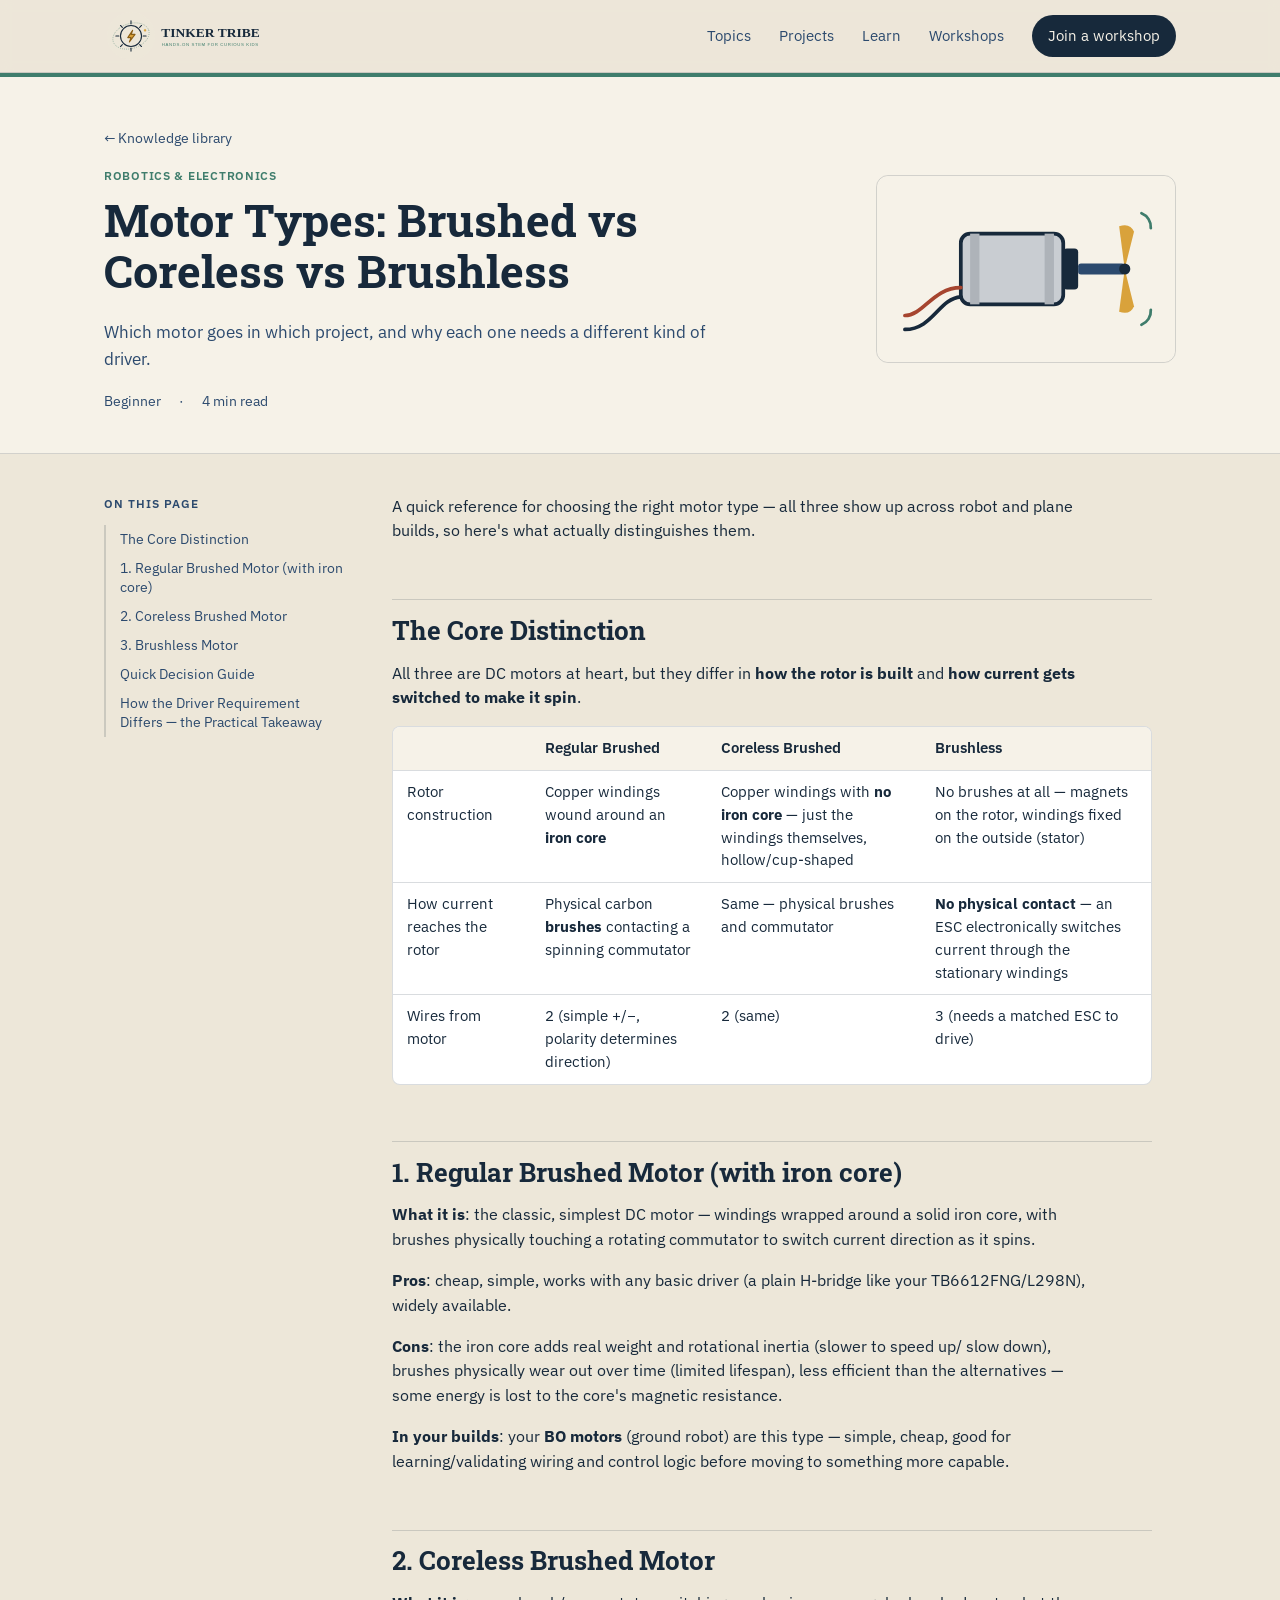
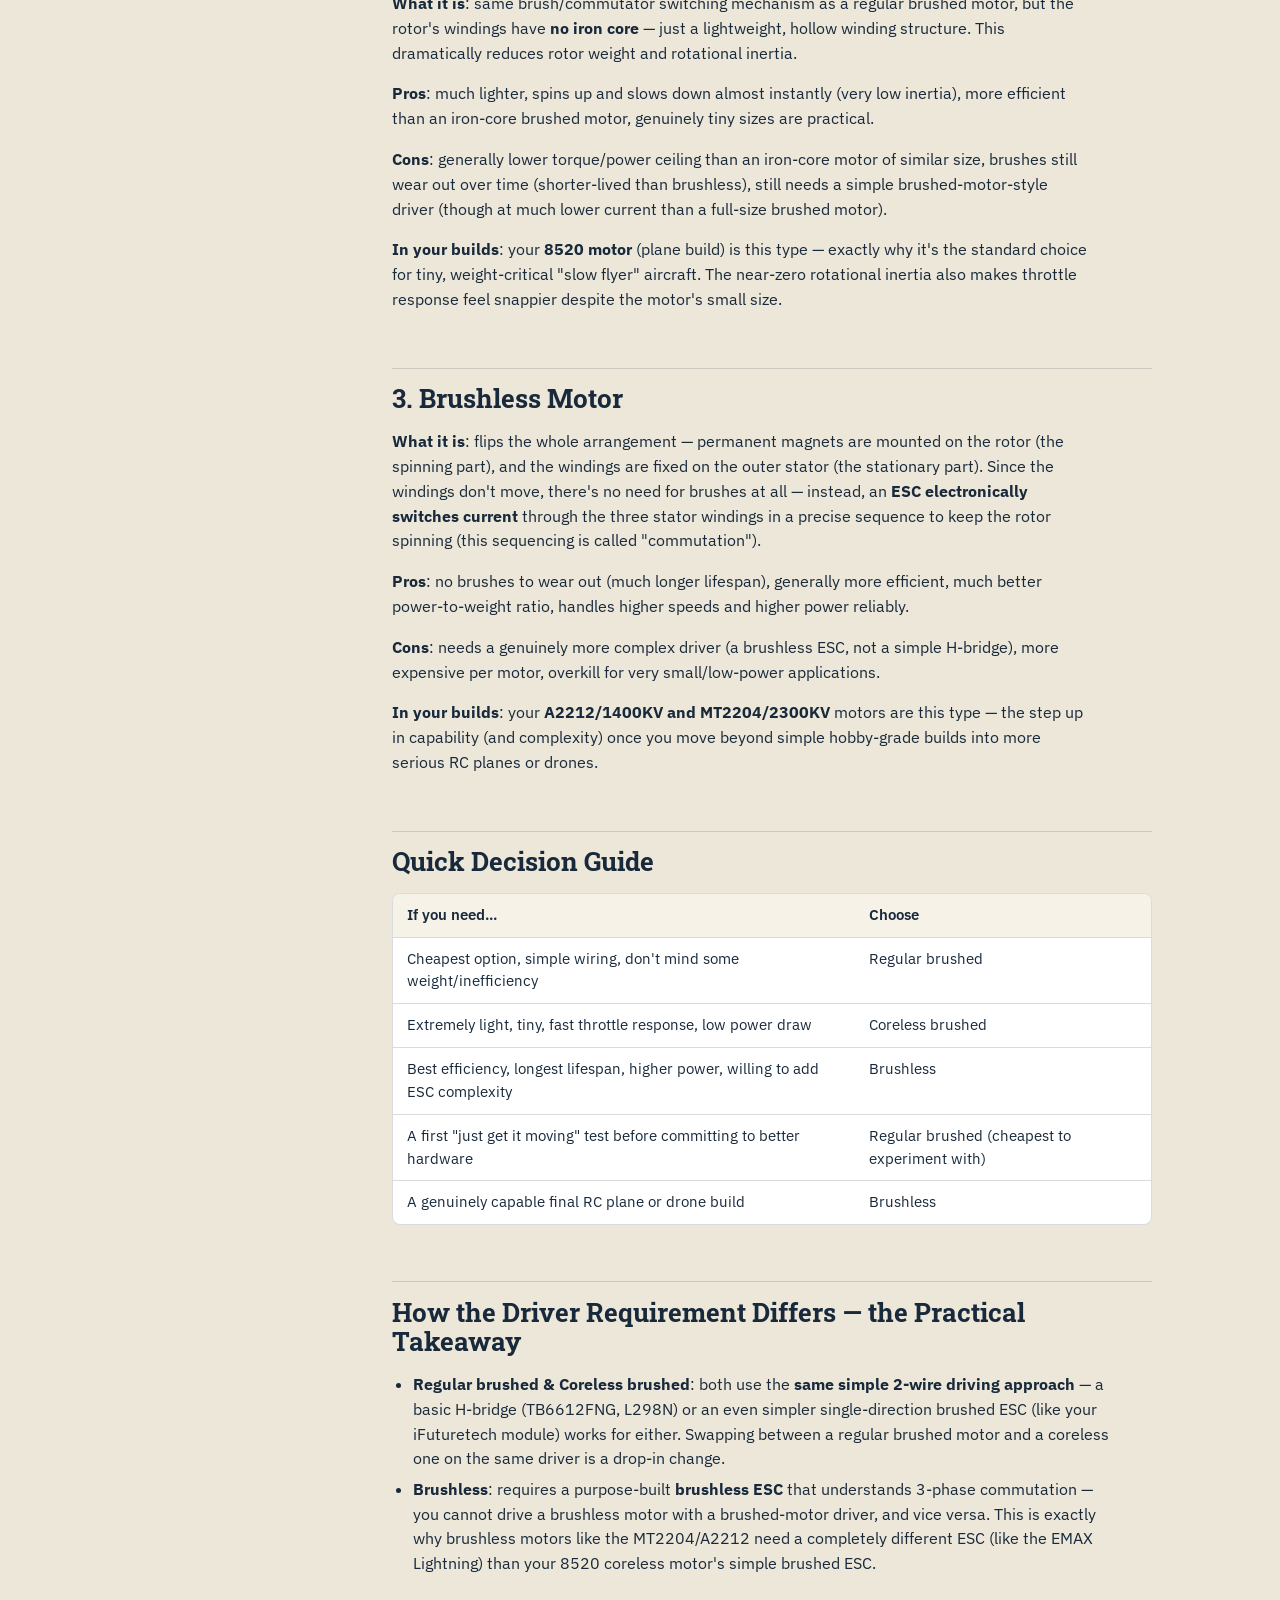
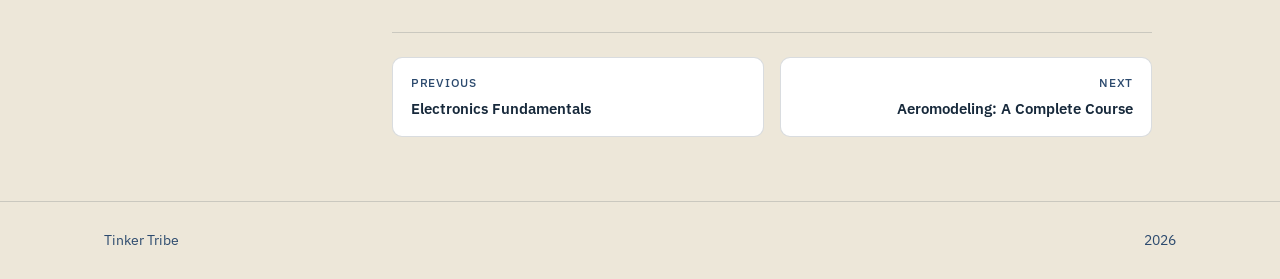
<file: motor-types.html>
<!DOCTYPE html>
<html lang="en">
<head>
<meta charset="UTF-8">
<meta name="viewport" content="width=device-width, initial-scale=1.0">
<title>Motor Types: Brushed vs Coreless vs Brushless — Tinker Tribe</title>
<meta name="description" content="Which motor goes in which project, and why each one needs a different kind of driver.">
<link rel="preconnect" href="https://fonts.googleapis.com">
<link rel="preconnect" href="https://fonts.gstatic.com" crossorigin>
<link href="https://fonts.googleapis.com/css2?family=Roboto+Slab:wght@400;600;700&family=IBM+Plex+Sans:wght@400;500;600&display=swap" rel="stylesheet">
<link rel="stylesheet" href="../styles.css">
<link rel="icon" type="image/svg+xml" href="../tinkertribe-mark.svg">
<script data-goatcounter="https://tinkertribe.goatcounter.com/count" async src="//gc.zgo.at/count.js"></script>
</head>
<body>
<header class="site-header">
  <div class="wrap header-inner">
    <a href="../index.html" class="wordmark"><img src="../tinkertribe-full.svg" alt="Tinker Tribe" class="wordmark-logo"></a>
    <nav class="main-nav" id="main-nav">
      <a href="../index.html#topics">Topics</a>
      <a href="../index.html#projects">Projects</a>
      <a href="../learn/index.html">Learn</a>
      <a href="../index.html#workshops">Workshops</a>
      <a href="../index.html#join" class="nav-cta">Join a workshop</a>
    </nav>
    <button class="nav-toggle" id="nav-toggle" aria-label="Open menu" aria-expanded="false"><span></span><span></span><span></span></button>
  </div>
</header>
<main>
<section class="lesson-hero cat-robotics">
  <div class="wrap lesson-hero-grid">
   <div>
    <a class="back-link" href="index.html">← Knowledge library</a>
    <span class="project-tag">Robotics &amp; Electronics</span>
    <h1>Motor Types: Brushed vs Coreless vs Brushless</h1>
    <p class="lesson-lede">Which motor goes in which project, and why each one needs a different kind of driver.</p>
    <div class="lesson-meta"><span>Beginner</span><span>4 min read</span></div>
   </div>
   <img class="lesson-hero-art" src="../images/motor.svg" alt="">
  </div>
</section>
<div class="wrap lesson-layout">
  <aside class="lesson-toc"><p class="toc-title">On this page</p><ol><li><a href="#the-core-distinction">The Core Distinction</a></li><li><a href="#1-regular-brushed-motor-with-iron-core">1. Regular Brushed Motor (with iron core)</a></li><li><a href="#2-coreless-brushed-motor">2. Coreless Brushed Motor</a></li><li><a href="#3-brushless-motor">3. Brushless Motor</a></li><li><a href="#quick-decision-guide">Quick Decision Guide</a></li><li><a href="#how-the-driver-requirement-differs--the-practical-takeaway">How the Driver Requirement Differs — the Practical Takeaway</a></li></ol></aside>
  <article class="lesson-body">
<p>A quick reference for choosing the right motor type — all three show up across robot and plane builds, so here's what actually distinguishes them.</p>
<hr />
<h2 id="the-core-distinction">The Core Distinction</h2>
<p>All three are DC motors at heart, but they differ in <strong>how the rotor is built</strong> and <strong>how current gets switched to make it spin</strong>.</p>
<div class="table-scroll"><table>
<thead>
<tr class="header">
<th></th>
<th>Regular Brushed</th>
<th>Coreless Brushed</th>
<th>Brushless</th>
</tr>
</thead>
<tbody>
<tr class="odd">
<td>Rotor construction</td>
<td>Copper windings wound around an <strong>iron core</strong></td>
<td>Copper windings with <strong>no iron core</strong> — just the windings themselves, hollow/cup-shaped</td>
<td>No brushes at all — magnets on the rotor, windings fixed on the outside (stator)</td>
</tr>
<tr class="even">
<td>How current reaches the rotor</td>
<td>Physical carbon <strong>brushes</strong> contacting a spinning commutator</td>
<td>Same — physical brushes and commutator</td>
<td><strong>No physical contact</strong> — an ESC electronically switches current through the stationary windings</td>
</tr>
<tr class="odd">
<td>Wires from motor</td>
<td>2 (simple +/−, polarity determines direction)</td>
<td>2 (same)</td>
<td>3 (needs a matched ESC to drive)</td>
</tr>
</tbody>
</table></div>
<hr />
<h2 id="1-regular-brushed-motor-with-iron-core">1. Regular Brushed Motor (with iron core)</h2>
<p><strong>What it is</strong>: the classic, simplest DC motor — windings wrapped around a solid iron core, with brushes physically touching a rotating commutator to switch current direction as it spins.</p>
<p><strong>Pros</strong>: cheap, simple, works with any basic driver (a plain H-bridge like your TB6612FNG/L298N), widely available.</p>
<p><strong>Cons</strong>: the iron core adds real weight and rotational inertia (slower to speed up/ slow down), brushes physically wear out over time (limited lifespan), less efficient than the alternatives — some energy is lost to the core's magnetic resistance.</p>
<p><strong>In your builds</strong>: your <strong>BO motors</strong> (ground robot) are this type — simple, cheap, good for learning/validating wiring and control logic before moving to something more capable.</p>
<hr />
<h2 id="2-coreless-brushed-motor">2. Coreless Brushed Motor</h2>
<p><strong>What it is</strong>: same brush/commutator switching mechanism as a regular brushed motor, but the rotor's windings have <strong>no iron core</strong> — just a lightweight, hollow winding structure. This dramatically reduces rotor weight and rotational inertia.</p>
<p><strong>Pros</strong>: much lighter, spins up and slows down almost instantly (very low inertia), more efficient than an iron-core brushed motor, genuinely tiny sizes are practical.</p>
<p><strong>Cons</strong>: generally lower torque/power ceiling than an iron-core motor of similar size, brushes still wear out over time (shorter-lived than brushless), still needs a simple brushed-motor-style driver (though at much lower current than a full-size brushed motor).</p>
<p><strong>In your builds</strong>: your <strong>8520 motor</strong> (plane build) is this type — exactly why it's the standard choice for tiny, weight-critical "slow flyer" aircraft. The near-zero rotational inertia also makes throttle response feel snappier despite the motor's small size.</p>
<hr />
<h2 id="3-brushless-motor">3. Brushless Motor</h2>
<p><strong>What it is</strong>: flips the whole arrangement — permanent magnets are mounted on the rotor (the spinning part), and the windings are fixed on the outer stator (the stationary part). Since the windings don't move, there's no need for brushes at all — instead, an <strong>ESC electronically switches current</strong> through the three stator windings in a precise sequence to keep the rotor spinning (this sequencing is called "commutation").</p>
<p><strong>Pros</strong>: no brushes to wear out (much longer lifespan), generally more efficient, much better power-to-weight ratio, handles higher speeds and higher power reliably.</p>
<p><strong>Cons</strong>: needs a genuinely more complex driver (a brushless ESC, not a simple H-bridge), more expensive per motor, overkill for very small/low-power applications.</p>
<p><strong>In your builds</strong>: your <strong>A2212/1400KV and MT2204/2300KV</strong> motors are this type — the step up in capability (and complexity) once you move beyond simple hobby-grade builds into more serious RC planes or drones.</p>
<hr />
<h2 id="quick-decision-guide">Quick Decision Guide</h2>
<div class="table-scroll"><table>
<thead>
<tr class="header">
<th>If you need...</th>
<th>Choose</th>
</tr>
</thead>
<tbody>
<tr class="odd">
<td>Cheapest option, simple wiring, don't mind some weight/inefficiency</td>
<td>Regular brushed</td>
</tr>
<tr class="even">
<td>Extremely light, tiny, fast throttle response, low power draw</td>
<td>Coreless brushed</td>
</tr>
<tr class="odd">
<td>Best efficiency, longest lifespan, higher power, willing to add ESC complexity</td>
<td>Brushless</td>
</tr>
<tr class="even">
<td>A first "just get it moving" test before committing to better hardware</td>
<td>Regular brushed (cheapest to experiment with)</td>
</tr>
<tr class="odd">
<td>A genuinely capable final RC plane or drone build</td>
<td>Brushless</td>
</tr>
</tbody>
</table></div>
<h2 id="how-the-driver-requirement-differs--the-practical-takeaway">How the Driver Requirement Differs — the Practical Takeaway</h2>
<ul>
<li><strong>Regular brushed &amp; Coreless brushed</strong>: both use the <strong>same simple 2-wire driving approach</strong> — a basic H-bridge (TB6612FNG, L298N) or an even simpler single-direction brushed ESC (like your iFuturetech module) works for either. Swapping between a regular brushed motor and a coreless one on the same driver is a drop-in change.</li>
<li><strong>Brushless</strong>: requires a purpose-built <strong>brushless ESC</strong> that understands 3-phase commutation — you cannot drive a brushless motor with a brushed-motor driver, and vice versa. This is exactly why brushless motors like the MT2204/A2212 need a completely different ESC (like the EMAX Lightning) than your 8520 coreless motor's simple brushed ESC.</li>
</ul>

<nav class="lesson-pager"><a class="pager-prev" href="electronics-fundamentals.html"><span>Previous</span>Electronics Fundamentals</a><a class="pager-next" href="aeromodeling-course.html"><span>Next</span>Aeromodeling: A Complete Course</a></nav>
  </article>
</div>
</main>
<footer class="site-footer"><div class="wrap footer-inner"><span>Tinker Tribe</span><span id="year"></span></div></footer>
<script src="../script.js"></script>
</body>
</html>
</file>
<file: styles.css>
/* ---------------------------------------------
   Tinker Tribe — design tokens
   Palette: deep blueprint ink, warm paper, amber + teal accents
   Type: Roboto Slab (headlines) + IBM Plex Sans (body/UI)
--------------------------------------------- */

:root {
  --ink: #17293B;
  --ink-soft: #2C4A6E;
  --paper: #EDE7D9;
  --paper-high: #F6F2E8;
  --line: rgba(23, 41, 59, 0.16);
  --amber: #D9A23B;
  --amber-ink: #8A5E16;
  --teal: #3F7D6C;
  --white: #FFFFFF;

  --font-head: "Roboto Slab", serif;
  --font-body: "IBM Plex Sans", sans-serif;

  --max-w: 1120px;
  --radius: 10px;
  color-scheme: light;
}

* { box-sizing: border-box; }

html {
  scroll-behavior: smooth;
  scroll-padding-top: 90px;
}

body {
  margin: 0;
  font-family: var(--font-body);
  color: var(--ink);
  background:
    linear-gradient(var(--paper) 0 0),
    repeating-linear-gradient(0deg, var(--line) 0 1px, transparent 1px 48px),
    repeating-linear-gradient(90deg, var(--line) 0 1px, transparent 1px 48px);
  background-blend-mode: normal;
  line-height: 1.55;
}

h1, h2, h3 {
  font-family: var(--font-head);
  line-height: 1.15;
  margin: 0 0 0.5em;
  color: var(--ink);
}

p { margin: 0 0 1em; max-width: 62ch; }

a { color: inherit; }

.wrap {
  max-width: var(--max-w);
  margin: 0 auto;
  padding: 0 24px;
}

/* ---------- Header ---------- */

.site-header {
  position: sticky;
  top: 0;
  z-index: 50;
  background: rgba(237, 231, 217, 0.92);
  backdrop-filter: blur(6px);
  border-bottom: 1px solid var(--line);
}

.header-inner {
  display: flex;
  align-items: center;
  justify-content: space-between;
  height: 72px;
}

.wordmark {
  display: flex;
  align-items: center;
  text-decoration: none;
}

.wordmark-logo {
  height: 54px;
  width: auto;
  display: block;
}

.main-nav {
  display: flex;
  align-items: center;
  gap: 28px;
  font-size: 0.95rem;
}

.main-nav a {
  text-decoration: none;
  color: var(--ink-soft);
}

.main-nav a:hover { color: var(--ink); }

.nav-cta {
  background: var(--ink);
  color: var(--paper-high) !important;
  padding: 9px 16px;
  border-radius: 999px;
}

.nav-toggle {
  display: none;
  flex-direction: column;
  justify-content: center;
  gap: 5px;
  width: 36px;
  height: 36px;
  background: none;
  border: none;
  cursor: pointer;
}

.nav-toggle span {
  display: block;
  height: 2px;
  background: var(--ink);
  border-radius: 2px;
}

/* ---------- Buttons ---------- */

.btn {
  display: inline-block;
  padding: 13px 24px;
  border-radius: 999px;
  text-decoration: none;
  font-weight: 600;
  font-size: 0.95rem;
  border: 1.5px solid transparent;
}

.btn-primary {
  background: var(--amber);
  color: var(--ink);
}
.btn-primary:hover { background: #cf9530; }

.btn-ghost {
  border-color: var(--ink);
  color: var(--ink);
}
.btn-ghost:hover { background: var(--ink); color: var(--paper-high); }

/* ---------- Hero ---------- */

.hero { padding: 72px 0 40px; }

.hero-inner {
  display: grid;
  grid-template-columns: 1.1fr 0.9fr;
  gap: 40px;
  align-items: center;
}

.hero h1 {
  font-size: clamp(2.1rem, 4vw, 3.1rem);
  max-width: 14ch;
}

.hero-sub {
  font-size: 1.08rem;
  color: var(--ink-soft);
  max-width: 48ch;
}

.hero-actions {
  display: flex;
  gap: 14px;
  flex-wrap: wrap;
  margin-top: 8px;
}

.hero-art svg {
  width: 100%;
  height: auto;
  stroke: var(--ink-soft);
}

.art-gear circle, .art-gear line { stroke: var(--teal); }
.art-bulb circle, .art-bulb path { stroke: var(--amber-ink); }
.art-wire { stroke: var(--ink-soft); }
.art-node { fill: var(--amber); }
.art-ring { stroke: var(--line); }
.art-ring-dash { stroke: var(--ink-soft); opacity: 0.4; }
.art-orbit ellipse, .art-orbit circle { stroke: var(--teal); }

/* ---------- Generic sections ---------- */

.section { padding: 64px 0; }
.section.alt { background: var(--paper-high); border-top: 1px solid var(--line); border-bottom: 1px solid var(--line); }

.section-heading {
  font-size: clamp(1.6rem, 2.6vw, 2.1rem);
  max-width: 28ch;
}

.section-lede {
  color: var(--ink-soft);
  max-width: 56ch;
  margin-top: -6px;
}

.intro-grid {
  max-width: 760px;
}
.intro h2 { font-size: clamp(1.6rem, 2.6vw, 2.1rem); }
.intro p { color: var(--ink-soft); font-size: 1.05rem; max-width: 60ch; }

/* ---------- Steps ---------- */

.steps {
  list-style: none;
  margin: 32px 0 0;
  padding: 0;
  display: grid;
  grid-template-columns: repeat(3, 1fr);
  gap: 28px;
}

.step {
  background: var(--white);
  border: 1px solid var(--line);
  border-radius: var(--radius);
  padding: 26px 24px;
}

.step-num {
  display: inline-flex;
  align-items: center;
  justify-content: center;
  width: 34px;
  height: 34px;
  border-radius: 50%;
  background: var(--ink);
  color: var(--paper-high);
  font-family: var(--font-head);
  font-weight: 700;
  margin-bottom: 14px;
}

.step h3 { font-size: 1.15rem; }
.step p { color: var(--ink-soft); margin: 0; }

/* ---------- Topic grid ---------- */

.topic-grid {
  margin-top: 32px;
  display: grid;
  grid-template-columns: repeat(3, 1fr);
  gap: 22px;
}

.topic-card {
  background: var(--white);
  border: 1px solid var(--line);
  border-radius: var(--radius);
  padding: 24px;
}

.topic-card h3 { font-size: 1.1rem; border-bottom: 2px solid var(--amber); display: inline-block; padding-bottom: 4px; }
.topic-card p { color: var(--ink-soft); margin: 0; font-size: 0.95rem; }

.topic-card-more {
  border-style: dashed;
  background: transparent;
}
.topic-card-more h3 { border-bottom-color: var(--teal); }

/* ---------- Format grid ---------- */

.format-grid {
  margin-top: 32px;
  display: grid;
  grid-template-columns: repeat(3, 1fr);
  gap: 22px;
}

.format-card {
  padding: 24px;
  border-left: 3px solid var(--amber);
}
.format-card h3 { font-size: 1.1rem; }
.format-card p { color: var(--ink-soft); margin: 0; font-size: 0.95rem; }

.workshop-note {
  margin-top: 36px;
  padding: 20px 24px;
  background: var(--paper-high);
  border: 1px solid var(--line);
  border-radius: var(--radius);
}
.workshop-note p { margin: 0; max-width: none; }

/* ---------- Teams ---------- */

.teams-grid p { color: var(--ink-soft); }
.coming-soon {
  display: inline-block;
  font-weight: 600;
  color: var(--amber-ink);
}

/* ---------- Faculty ---------- */

.faculty-grid {
  margin-top: 32px;
  display: grid;
  grid-template-columns: repeat(2, 1fr);
  gap: 24px;
}

.faculty-card {
  background: var(--white);
  border: 1px solid var(--line);
  border-radius: var(--radius);
  padding: 26px;
}

.faculty-card-open { background: transparent; border-style: dashed; }

.faculty-avatar {
  width: 54px;
  height: 54px;
  border-radius: 50%;
  background: var(--ink-soft);
  margin-bottom: 16px;
}
.faculty-avatar-dashed {
  background: none;
  border: 2px dashed var(--ink-soft);
}

.faculty-card h3 { font-size: 1.05rem; }
.faculty-card p { color: var(--ink-soft); margin: 0; font-size: 0.95rem; }

/* ---------- Gallery ---------- */

.gallery-grid {
  margin-top: 28px;
  display: grid;
  grid-template-columns: repeat(4, 1fr);
  gap: 18px;
}

.gallery-block {
  aspect-ratio: 4 / 3;
  border-radius: var(--radius);
  display: flex;
  align-items: flex-end;
  padding: 14px;
  color: var(--white);
  font-size: 0.85rem;
  font-weight: 500;
}

.gb-1 { background: linear-gradient(135deg, var(--ink), var(--ink-soft)); }
.gb-2 { background: linear-gradient(135deg, var(--teal), #2d5b4e); }
.gb-3 { background: linear-gradient(135deg, var(--amber-ink), var(--amber)); }
.gb-4 { background: var(--paper); color: var(--ink-soft); border: 1px dashed var(--line); align-items: center; justify-content: center; }

/* ---------- Join ---------- */

.join { background: var(--ink); color: var(--paper-high); }
.join h2 { color: var(--paper-high); }
.join p { color: rgba(246, 242, 232, 0.8); }
.join-inner { text-align: left; max-width: 640px; }
.join-actions { display: flex; gap: 14px; flex-wrap: wrap; margin: 18px 0 20px; }
.join .btn-ghost { border-color: var(--paper-high); color: var(--paper-high); }
.join .btn-ghost:hover { background: var(--paper-high); color: var(--ink); }
.join-note { font-size: 0.85rem; color: rgba(246, 242, 232, 0.6); max-width: 56ch; }

/* ---------- Footer ---------- */

.site-footer { padding: 28px 0; border-top: 1px solid var(--line); }
.footer-inner {
  display: flex;
  justify-content: space-between;
  font-size: 0.85rem;
  color: var(--ink-soft);
}

/* ---------- Responsive ---------- */

@media (max-width: 860px) {
  .hero-inner { grid-template-columns: 1fr; }
  .hero-art { order: -1; max-width: 280px; margin: 0 auto; }
  .steps, .format-grid, .topic-grid { grid-template-columns: 1fr 1fr; }
  .faculty-grid { grid-template-columns: 1fr; }
  .gallery-grid { grid-template-columns: 1fr 1fr; }
}

@media (max-width: 620px) {
  .main-nav {
    position: absolute;
    top: 72px;
    left: 0;
    right: 0;
    background: var(--paper-high);
    border-bottom: 1px solid var(--line);
    flex-direction: column;
    align-items: flex-start;
    padding: 20px 24px 28px;
    gap: 18px;
    display: none;
  }
  .main-nav.open { display: flex; }
  .nav-toggle { display: flex; }
  .steps, .format-grid, .topic-grid, .gallery-grid { grid-template-columns: 1fr; }
}

@media (prefers-reduced-motion: reduce) {
  html { scroll-behavior: auto; }
}

/* ---------- Illustrations ---------- */

.topic-card img,
.project-card img {
  display: block;
  width: 100%;
  height: auto;
  border-radius: 8px;
}

.topic-card img { margin-bottom: 16px; }

.topic-card,
.project-card {
  transition: transform 0.2s ease, box-shadow 0.2s ease;
}
.topic-card:hover,
.project-card:hover {
  transform: translateY(-4px);
  box-shadow: 0 10px 24px rgba(23, 41, 59, 0.10);
}

/* ---------- Projects ---------- */

.project-grid {
  margin-top: 32px;
  display: grid;
  grid-template-columns: repeat(3, 1fr);
  gap: 24px;
}

.project-card {
  background: var(--white);
  border: 1px solid var(--line);
  border-radius: var(--radius);
  overflow: hidden;
}
.project-card img { border-radius: 0; background: var(--paper-high); }

.project-body { padding: 20px 22px 24px; }
.project-body h3 { font-size: 1.1rem; }
.project-body p { color: var(--ink-soft); margin: 0; font-size: 0.95rem; }

.project-tag {
  display: inline-block;
  font-size: 0.75rem;
  font-weight: 600;
  letter-spacing: 0.06em;
  text-transform: uppercase;
  color: var(--teal);
  margin-bottom: 8px;
}

@media (max-width: 860px) {
  .project-grid { grid-template-columns: 1fr 1fr; }
}
@media (max-width: 620px) {
  .project-grid { grid-template-columns: 1fr; }
}
@media (prefers-reduced-motion: reduce) {
  .topic-card, .project-card { transition: none; }
  .topic-card:hover, .project-card:hover { transform: none; }
}

/* =========================================================
   Knowledge library + lesson pages
   ========================================================= */

.cat-robotics { --cat: #3F7D6C; }
.cat-flight   { --cat: #2C4A6E; }
.cat-space    { --cat: #17293B; }
.cat-nature   { --cat: #5E8644; }
.cat-maths    { --cat: #8A5E16; }
.cat-english  { --cat: #A6452F; }

.btn-small { padding: 8px 16px; font-size: 0.85rem; }

/* Hero band shared by library + lessons */
.lesson-hero {
  padding: 48px 0 40px;
  background: var(--paper-high);
  border-bottom: 1px solid var(--line);
  border-top: 4px solid var(--cat, var(--amber));
}
.lesson-hero h1 { font-size: clamp(1.9rem, 4vw, 2.8rem); max-width: 22ch; }
.lesson-lede { color: var(--ink-soft); font-size: 1.08rem; max-width: 62ch; }
.back-link {
  display: inline-block;
  margin-bottom: 18px;
  font-size: 0.9rem;
  color: var(--ink-soft);
  text-decoration: none;
}
.back-link:hover { color: var(--ink); }
.lesson-hero .project-tag { display: block; color: var(--cat, var(--teal)); }
.lesson-meta {
  display: flex;
  flex-wrap: wrap;
  align-items: center;
  gap: 10px 18px;
  font-size: 0.9rem;
  color: var(--ink-soft);
  margin-top: 6px;
}
.lesson-meta span + span::before { content: "·"; margin-right: 18px; }

/* Library controls */
.kb-section { padding-top: 40px; }
.kb-controls {
  display: flex;
  flex-wrap: wrap;
  gap: 16px;
  align-items: center;
  justify-content: space-between;
}
.chips { display: flex; flex-wrap: wrap; gap: 8px; }
.chip {
  font: inherit;
  font-size: 0.88rem;
  padding: 8px 14px;
  border-radius: 999px;
  border: 1.5px solid var(--line);
  background: var(--white);
  color: var(--ink-soft);
  cursor: pointer;
}
.chip:hover { border-color: var(--ink-soft); color: var(--ink); }
.chip.is-active { background: var(--ink); border-color: var(--ink); color: var(--paper-high); }
.kb-search {
  font: inherit;
  padding: 10px 16px;
  border-radius: 999px;
  border: 1.5px solid var(--line);
  background: var(--white);
  color: var(--ink);
  min-width: 260px;
  flex: 0 1 320px;
}
.kb-search:focus { outline: 2px solid var(--amber); outline-offset: 2px; }
.kb-count { margin: 22px 0 0; font-size: 0.85rem; color: var(--ink-soft); }
.kb-empty { margin-top: 24px; color: var(--ink-soft); }

/* Library cards */
.kb-grid {
  margin-top: 16px;
  display: grid;
  grid-template-columns: repeat(3, 1fr);
  gap: 20px;
}
.kb-card {
  position: relative;
  display: flex;
  flex-direction: column;
  background: var(--white);
  border: 1px solid var(--line);
  border-top: 4px solid var(--cat);
  border-radius: var(--radius);
  padding: 20px 22px 22px;
  text-decoration: none;
  color: var(--ink);
  transition: transform 0.2s ease, box-shadow 0.2s ease;
}
.kb-card:hover { transform: translateY(-4px); box-shadow: 0 10px 24px rgba(23, 41, 59, 0.10); }
.kb-card[hidden] { display: none; }
.kb-type {
  align-self: flex-start;
  font-size: 0.72rem;
  font-weight: 600;
  letter-spacing: 0.06em;
  text-transform: uppercase;
  padding: 3px 9px;
  border-radius: 999px;
  background: var(--paper);
  color: var(--ink-soft);
  margin-bottom: 12px;
}
.kb-cat { font-size: 0.8rem; font-weight: 600; color: var(--cat); margin-bottom: 4px; }
.kb-card h3 { font-size: 1.1rem; margin-bottom: 8px; }
.kb-card p { color: var(--ink-soft); font-size: 0.93rem; margin: 0 0 16px; flex: 1; }
.kb-meta { font-size: 0.8rem; color: var(--ink-soft); }

/* Lesson layout */
.lesson-layout {
  display: grid;
  grid-template-columns: 240px minmax(0, 1fr);
  gap: 48px;
  padding-top: 40px;
  padding-bottom: 64px;
}
.lesson-toc {
  position: sticky;
  top: 96px;
  align-self: start;
  max-height: calc(100vh - 120px);
  overflow-y: auto;
  font-size: 0.88rem;
}
.toc-title { font-weight: 600; font-size: 0.78rem; letter-spacing: 0.08em; text-transform: uppercase; color: var(--ink-soft); }
.lesson-toc ol { list-style: none; margin: 0; padding: 0; border-left: 2px solid var(--line); }
.lesson-toc li a {
  display: block;
  padding: 5px 0 5px 14px;
  margin-left: -2px;
  border-left: 2px solid transparent;
  color: var(--ink-soft);
  text-decoration: none;
  line-height: 1.35;
}
.lesson-toc li a:hover { color: var(--ink); border-left-color: var(--amber); }

.lesson-body { max-width: 760px; }
.lesson-body h2 {
  font-size: 1.6rem;
  margin: 2.2em 0 0.6em;
  padding-top: 0.6em;
  border-top: 1px solid var(--line);
}
.lesson-body h2:first-child { margin-top: 0; border-top: none; padding-top: 0; }
.lesson-body h3 { font-size: 1.2rem; margin: 1.8em 0 0.5em; }
.lesson-body h4 { font-family: var(--font-body); font-size: 1rem; margin: 1.4em 0 0.4em; }
.lesson-body p, .lesson-body li { max-width: 70ch; }
.lesson-body ul, .lesson-body ol { padding-left: 1.3em; margin: 0 0 1em; }
.lesson-body li { margin-bottom: 0.35em; }
.lesson-body strong { color: var(--ink); }
.lesson-body a { color: var(--teal); }
.lesson-body hr { display: none; }
.lesson-body blockquote {
  margin: 1.2em 0;
  padding: 14px 18px;
  background: var(--paper-high);
  border-left: 4px solid var(--amber);
  border-radius: 0 8px 8px 0;
}
.lesson-body blockquote p:last-child { margin-bottom: 0; }
.lesson-body code {
  font-family: ui-monospace, SFMono-Regular, Menlo, monospace;
  font-size: 0.88em;
  background: var(--paper);
  padding: 2px 6px;
  border-radius: 4px;
}
.lesson-body pre {
  background: var(--ink);
  color: var(--paper-high);
  padding: 16px 18px;
  border-radius: 8px;
  overflow-x: auto;
}
.lesson-body pre code { background: none; padding: 0; color: inherit; }
.lesson-body img {
  display: block;
  max-width: 100%;
  height: auto;
  margin: 1em 0 1.6em;
  background: var(--white);
  border: 1px solid var(--line);
  border-radius: 8px;
}
.table-scroll { overflow-x: auto; margin: 1em 0 1.6em; border: 1px solid var(--line); border-radius: 8px; background: var(--white); }
.lesson-body table { border-collapse: collapse; width: 100%; font-size: 0.92rem; }
.lesson-body th, .lesson-body td { text-align: left; padding: 10px 14px; border-bottom: 1px solid var(--line); vertical-align: top; }
.lesson-body th { background: var(--paper-high); font-weight: 600; }
.lesson-body tr:last-child td { border-bottom: none; }

.lesson-pager {
  display: grid;
  grid-template-columns: 1fr 1fr;
  gap: 16px;
  margin-top: 56px;
  padding-top: 24px;
  border-top: 1px solid var(--line);
}
.lesson-pager a {
  display: block;
  padding: 16px 18px;
  border: 1px solid var(--line);
  border-radius: var(--radius);
  background: var(--white);
  text-decoration: none;
  color: var(--ink);
  font-weight: 600;
  font-size: 0.95rem;
}
.lesson-pager a:hover { border-color: var(--ink-soft); }
.lesson-pager span { display: block; font-size: 0.75rem; font-weight: 500; color: var(--ink-soft); text-transform: uppercase; letter-spacing: 0.06em; margin-bottom: 4px; }
.pager-next { text-align: right; }

/* Home page library teaser */
.kb-teaser-actions { margin-top: 28px; }

@media (max-width: 960px) {
  .lesson-layout { grid-template-columns: 1fr; gap: 24px; }
  .lesson-toc { position: static; max-height: none; padding: 16px 18px; background: var(--paper-high); border: 1px solid var(--line); border-radius: var(--radius); }
}
@media (max-width: 860px) {
  .kb-grid { grid-template-columns: 1fr 1fr; }
}
@media (max-width: 620px) {
  .kb-grid { grid-template-columns: 1fr; }
  .kb-search { min-width: 0; flex: 1 1 100%; }
  .lesson-pager { grid-template-columns: 1fr; }
  .pager-next { text-align: left; }
}
@media (prefers-reduced-motion: reduce) {
  .kb-card { transition: none; }
  .kb-card:hover { transform: none; }
}

/* Thumbnails + lesson hero art */
.kb-thumb {
  display: block;
  width: calc(100% + 44px);
  margin: -20px -22px 16px;
  height: auto;
  background: var(--paper-high);
  border-bottom: 1px solid var(--line);
}
.kb-card { overflow: hidden; }
.lesson-hero-grid {
  display: grid;
  grid-template-columns: minmax(0, 1fr) 300px;
  gap: 40px;
  align-items: center;
}
.lesson-hero-art { width: 100%; height: auto; border-radius: 12px; border: 1px solid var(--line); }
@media (max-width: 860px) {
  .lesson-hero-grid { grid-template-columns: 1fr; }
  .lesson-hero-art { display: none; }
}

/* =========================================================
   Positioning: hero proof, pillars, comparison
   ========================================================= */
.hero-kicker, .section-kicker {
  font-size: 0.8rem;
  font-weight: 600;
  letter-spacing: 0.14em;
  text-transform: uppercase;
  color: var(--teal);
  margin: 0 0 12px;
}
.hero-kicker {
  display: inline-block;
  background: var(--paper-high);
  border: 1px solid var(--line);
  padding: 6px 14px;
  border-radius: 999px;
  color: var(--amber-ink);
  margin-bottom: 20px;
}
.hero h1 { max-width: 15ch; }
.hero-proof {
  list-style: none;
  display: flex;
  flex-wrap: wrap;
  gap: 10px 28px;
  margin: 30px 0 0;
  padding: 0;
  font-size: 0.92rem;
  color: var(--ink-soft);
}
.hero-proof strong {
  font-family: var(--font-head);
  font-size: 1.5rem;
  color: var(--ink);
  margin-right: 6px;
}

.pillars-band {
  background: var(--ink);
  color: var(--paper-high);
  padding: 28px 0;
}
.pillars {
  display: grid;
  grid-template-columns: repeat(4, 1fr);
  gap: 24px;
}
.pillar { display: flex; gap: 14px; align-items: flex-start; }
.pillar-icon {
  flex: none;
  width: 44px; height: 44px;
  display: flex; align-items: center; justify-content: center;
  border-radius: 12px;
  background: rgba(217, 162, 59, 0.18);
  font-size: 1.3rem;
}
.pillar b { display: block; font-family: var(--font-head); font-size: 1.05rem; margin-bottom: 2px; }
.pillar span { font-size: 0.88rem; color: rgba(246, 242, 232, 0.75); }

.compare {
  margin-top: 36px;
  display: grid;
  grid-template-columns: 1fr 1.15fr;
  gap: 0;
  border-radius: 16px;
  overflow: hidden;
  border: 1px solid var(--line);
  box-shadow: 0 14px 34px rgba(23, 41, 59, 0.08);
}
.compare-col { padding: 32px 34px; }
.compare-col h3 { font-size: 1.25rem; margin-bottom: 18px; }
.compare-col ul { list-style: none; margin: 0; padding: 0; }
.compare-col li {
  position: relative;
  padding: 12px 0 12px 34px;
  border-top: 1px solid var(--line);
}
.compare-col li:first-child { border-top: none; }
.compare-them { background: var(--paper-high); color: var(--ink-soft); }
.compare-them h3 { color: var(--ink-soft); }
.compare-them li::before {
  content: "–";
  position: absolute; left: 6px; top: 11px;
  color: var(--ink-soft);
  font-weight: 600;
}
.compare-us { background: var(--white); }
.compare-us h3 { color: var(--ink); }
.compare-us li::before {
  content: "✓";
  position: absolute; left: 0; top: 10px;
  width: 22px; height: 22px;
  border-radius: 50%;
  background: var(--teal);
  color: var(--white);
  font-size: 0.75rem;
  display: flex; align-items: center; justify-content: center;
}
.compare-us strong { color: var(--teal); }

.steps-4 { grid-template-columns: repeat(4, 1fr); }

@media (max-width: 960px) {
  .pillars { grid-template-columns: 1fr 1fr; }
  .steps-4 { grid-template-columns: 1fr 1fr; }
}
@media (max-width: 680px) {
  .compare { grid-template-columns: 1fr; }
}
@media (max-width: 620px) {
  .pillars, .steps-4 { grid-template-columns: 1fr; }
}
@media (max-width: 620px) {
  .hero { padding-top: 32px; }
  .hero-art { max-width: 180px; }
}
</file>
